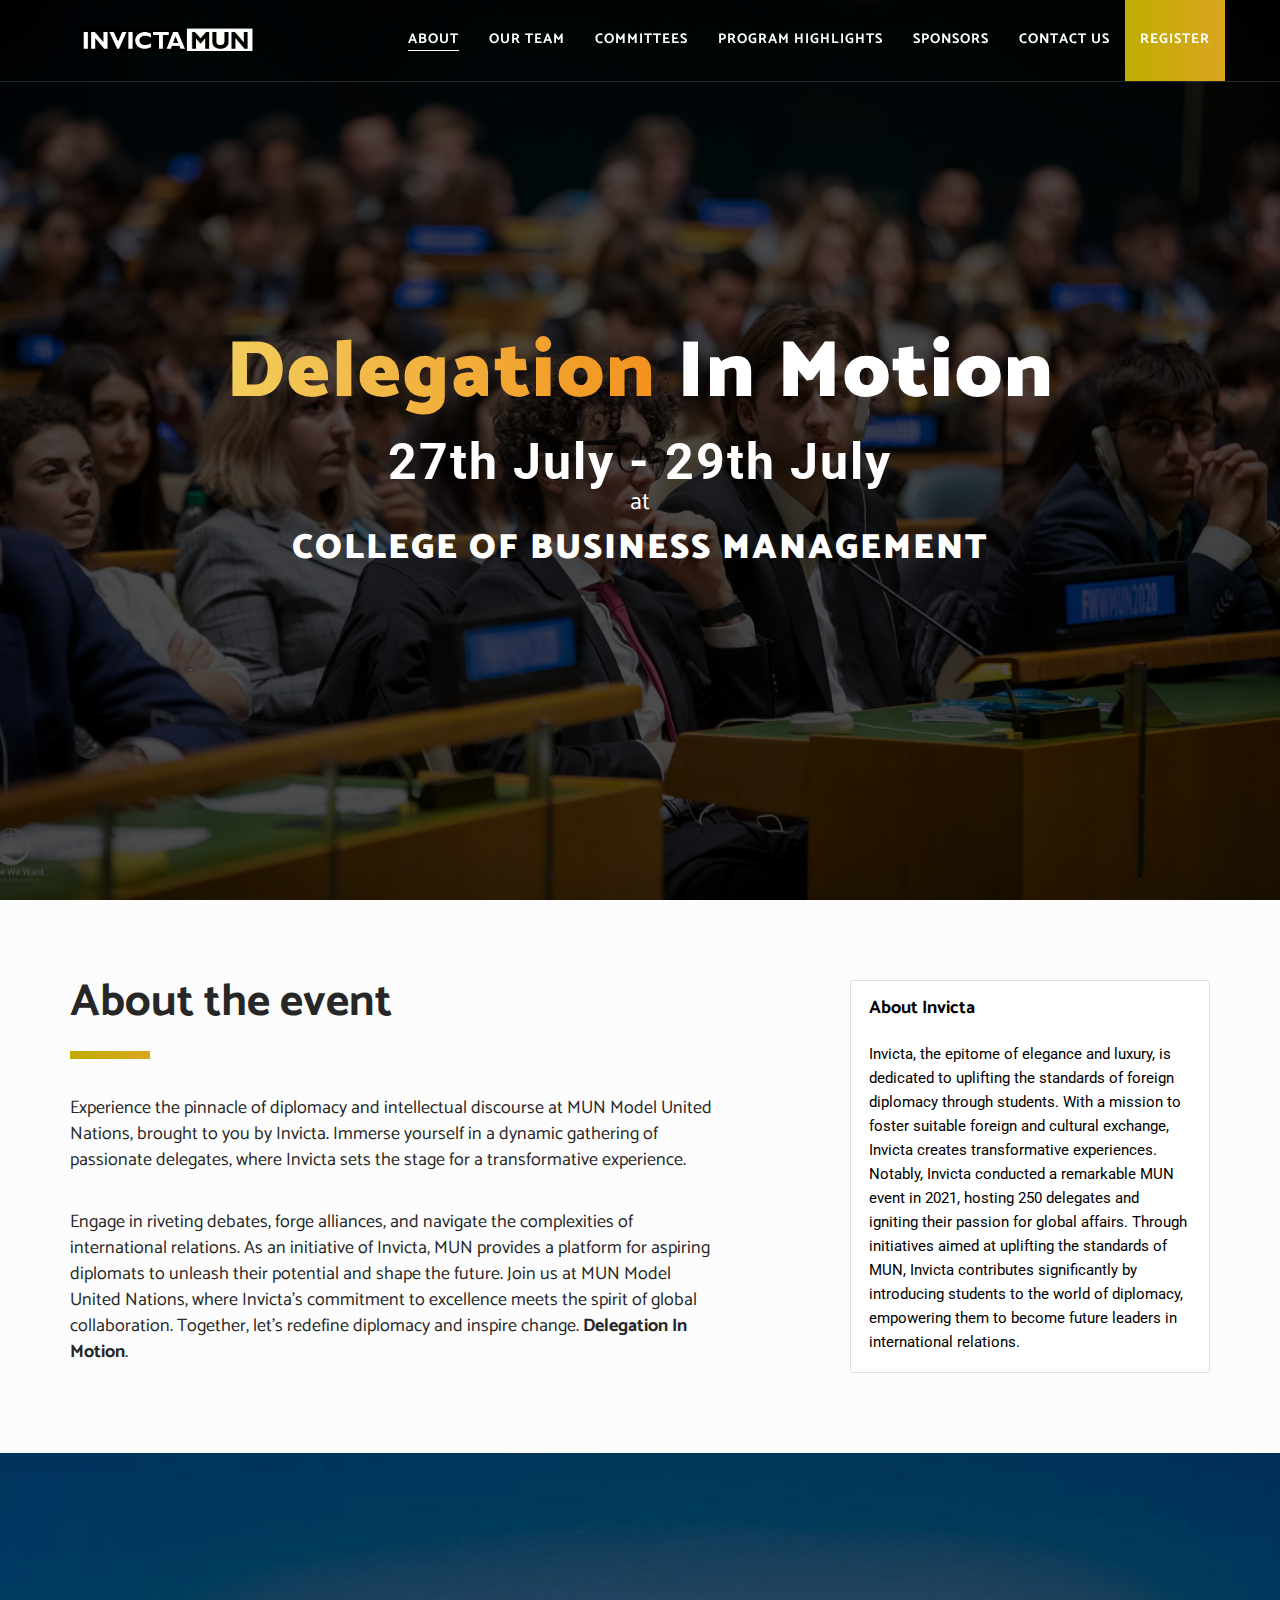
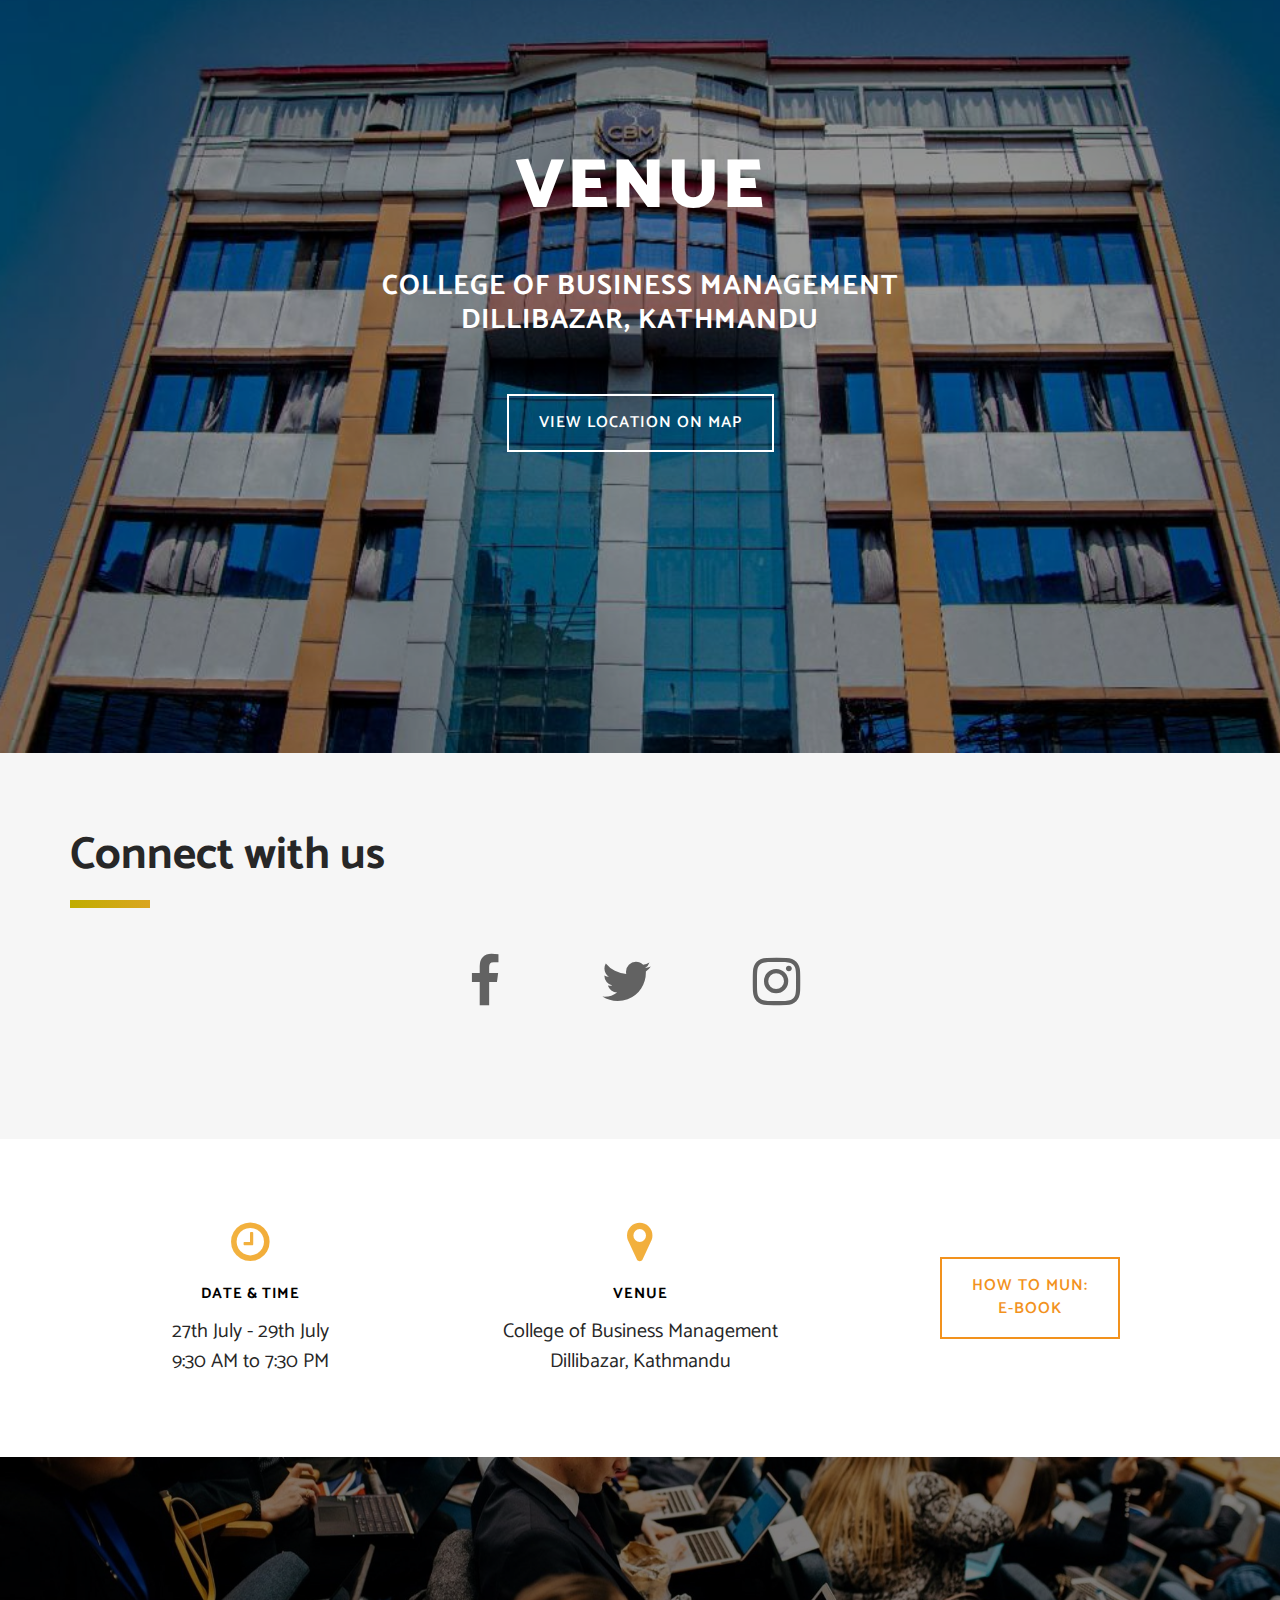
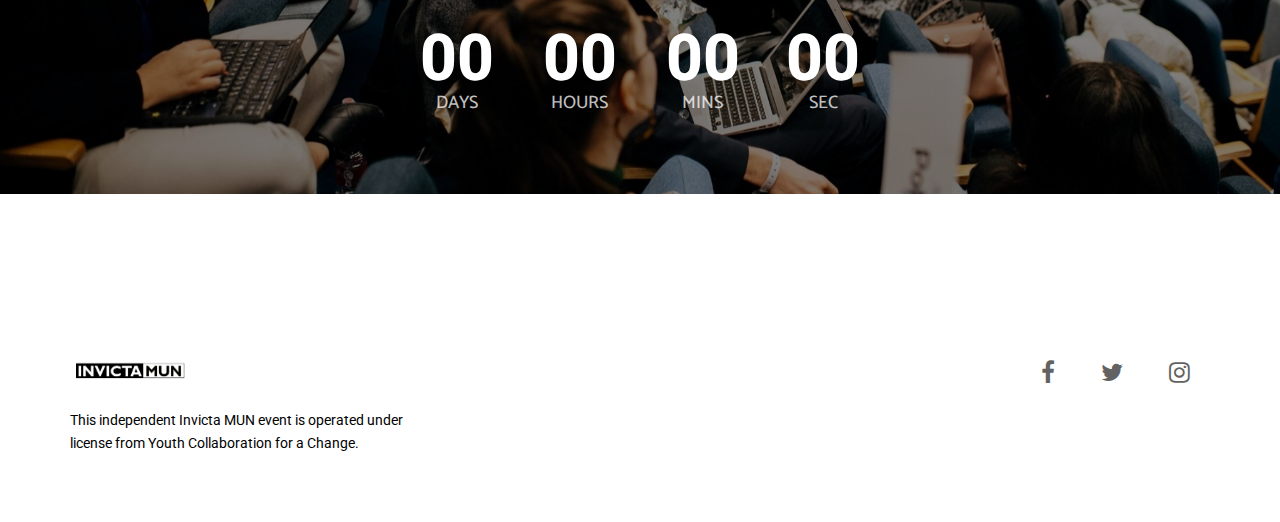
<file: index.html>
<!DOCTYPE html>
<!--[if lt IE 7]>      <html class="no-js lt-ie9 lt-ie8 lt-ie7" lang="en"> <![endif]-->
<!--[if IE 7]>         <html class="no-js lt-ie9 lt-ie8" lang="en"> <![endif]-->
<!--[if IE 8]>         <html class="no-js lt-ie9" lang="en"> <![endif]-->
<!--[if gt IE 8]><!-->
<html class="no-js" lang="en">
<!--<![endif]-->

<head>
  <meta charset="utf-8">
  <meta name="viewport" content="width=device-width, initial-scale=1.0, maximum-scale=1">
  <meta http-equiv="X-UA-Compatible" content="IE=edge">

  <!-- Title, icon, description and keywords -->
  <title>INVICTA MUN</title>
  <link rel="shortcut icon" href="res/images/logohead.ico">
  <meta name="description" content="MUNxInvicta: Unleash diplomacy's power. 27th July - 29th July 2023, College of Business Management, Dillibazar, Kathmandu.">
  <meta name="keywords" content="Invicta, MUN, Dillibazar, Kathmandu, event, talks">

  <!-- Social media tags -->
  <!-- Open Graph -->
  <meta property="og:title" content="INVICTA MUN">
  <meta property="og:description" content="Diplomacy Redefined. 27th July - 29th July 2023, at College of Business Management, Dillibazar, Kathmandu.">
  <meta property="og:image" content="https://invictamun.com/res/images/logos/light-social.png">
  <meta property="og:url" content="https://invictamun.com/">
  <!-- Twitter -->
  <meta name="twitter:card" content="summary_large_image">
  <meta name="twitter:site" content="@invicta_mun">
  <!-- Google+ -->
  <meta itemprop="name" content="INVICTA MUN">
  <meta itemprop="description" content="MUNxInvicta: Unleash diplomacy's power. 27th July - 29th July 2023, College of Business Management, Dillibazar, Kathmandu.">
  <meta itemprop="image" content="https://invictamun.com/res/images/logos/light-social.png">

  <!-- Browser themes -->
  <meta name="theme-color" content="#000">

  <!-- Bootstrap -->
  <link rel="stylesheet" href="res/css/bootstrap.min.css">

  <!-- Font Icons -->
  <link rel="stylesheet" href="res/css/font-awesome.min.css">

  <!-- Plugins -->
  <link rel="stylesheet" href="res/css/flickity.min.css">
  <link rel="stylesheet" href="res/css/magnific-popup.css">

  <!-- Main styles -->
  <link rel="stylesheet" href="res/css/main.css">
  <link rel="stylesheet" href="res/css/style.css">

  <!-- Color skin -->
  <link rel="stylesheet" href="res/css/color_red.css">

  <!-- Modernizr JS for IE8 support of HTML5 elements and media queries -->
  <!--[if lt IE 8]>
  <script src="res/js/modernizr.min.js"></script>
  <![endif]-->
</head>

<body id="page-top">
  <!-- Navigation Start -->
  <nav id="navigation" class="navbar navbar-transparent navbar-fixed-top">
    <div class="container">
      <div class="row">
        <div class="navbar-header col-lg-3">
          <button type="button" class="navbar-toggle collapsed" data-toggle="collapse" data-target="#navbar">
            <span class="sr-only">Toggle navigation</span>
            <span class="icon-bar"></span>
            <span class="icon-bar"></span>
            <span class="icon-bar"></span>
          </button>

          <a class="navbar-brand font-family-alt letter-spacing-1 text-extra-large text-uppercase" href="#page-top">
            <img class="logo-navbar-dark" src="res/images/logos/dark.png" alt="INVICTA MUN"/>
            <img class="logo-navbar-white" src="res/images/logos/light.png" alt="INVICTA MUN"/>
          </a>
        </div>
        <!-- //.navbar-header -->

        <div id="navbar" class="navbar-collapse collapse col-lg-9 pull-right">
          <ul class="nav navbar-nav font-family-alt letter-spacing-1 text-uppercase font-weight-700">
            <li><a href="#page-top" class="page-scroll">About</a></li>
            <li><a href="our-team/index.html" class="line-height-unset">Our Team</a></li>
            <li><a href="committees/index.html" class="line-height-unset">Committees</a></li>
            <li><a href="highlights/index.html" class="line-height-unset">Program Highlights</a></li>
            <li><a href="sponsors/index.html" class="line-height-unset">Sponsors</a></li>
            <li><a href="contact/index.html" class="line-height-unset">Contact Us</a></li>
            <li class="bg-base-color">
              <a href="register/index.html" class="line-height-unset width-100">
                Register
              </a>
            </li>
          </ul>
        </div>
        <!-- //.navbar-collapse -->
      </div>
      <!-- //.row -->
    </div>
    <!-- //.container -->
  </nav>
  <!-- //Navigation End -->



  <!-- Section - Home Start -->
  <section id="home-bg-slideshow" class="bg-gray-dark-2 height-100 no-padding overflow-hidden width-100">
    <!-- BG Slideshow -->
    <div class="bg-slideshow-wrapper flexslider height-100 no-border no-border-radius no-margin width-100">
      <div class="slides height-100 width-100">
        <div class="bg-cover bg-overlay-black-7 display-block height-100 width-100">
          <div class="display-table height-100 position-absolute position-top position-left width-100">
            <div class="display-table-cell vertical-align-middle">
              <div class="container">
                <div class="row">
                  <div class="col-md-10 col-md-offset-1 text-center">
                    <h2 class="font-family-alt font-weight-900 letter-spacing-2 text-white xs-title-extra-large sm-title-extra-large-3 title-extra-large-5">
                      <span class="text-base-color">Delegation</span> In Motion
                    </h2>
                    <br>
                    <h3 class="font-weight-700 letter-spacing-2 text-white xs-title-large sm-title-extra-large title-extra-large-3">
                      27th July - 29th July 
                    </h3>
                    <p class="font-family-alt text-white sm-title-small title-medium">
                      at
                    </p>
                    <h4 class="font-family-alt font-weight-900 letter-spacing-2 text-uppercase text-white xs-title-small sm-title-medium title-extra-large">
                      College of Business Management
                    </h4>
                    <!-- <br>
                    <a href="/register/" class="btn btn-base-color sm-btn-medium btn-large">
                      Register Now
                    </a> -->
                  </div>
                  <!-- //.col-md-10 -->
                </div>
                <!-- //.row -->
              </div>
              <!-- //.container -->
            </div>
            <!-- //.display-table-cell -->
          </div>
          <!-- //.display-table -->
        </div>
        <!-- //.bg-cover -->

        <div class="bg-cover bg-overlay-black-7 display-block height-100 width-100">
          <div class="display-table height-100 position-absolute position-top position-left width-100">
            <div class="display-table-cell vertical-align-middle">
              <div class="container">
                <div class="row">
                  <div class="col-md-10 col-md-offset-1 text-center">
                    <h2 class="font-family-alt font-weight-900 letter-spacing-2 text-white xs-title-extra-large sm-title-extra-large-3 title-extra-large-5">
                      <span class="text-base-color">Delegation</span> In Motion
                    </h2>
                    <br>
                    <h3 class="font-weight-700 letter-spacing-2 text-white xs-title-large sm-title-extra-large title-extra-large-3">
                      27th July - 29th July 
                    </h3>
                    <p class="font-family-alt text-white sm-title-small title-medium">
                      at
                    </p>
                    <h4 class="font-family-alt font-weight-900 letter-spacing-2 text-uppercase text-white xs-title-small sm-title-medium title-extra-large">
                      College of Business Management
                    </h4>
                    <!-- <br>
                    <a href="/register/" class="btn btn-base-color sm-btn-medium btn-large">
                      Register Now
                    </a> -->
                  </div>
                  <!-- //.col-md-10 -->
                </div>
                <!-- //.row -->
              </div>
              <!-- //.container -->
            </div>
            <!-- //.display-table-cell -->
          </div>
          <!-- //.display-table -->
        </div>
        <!-- //.bg-cover -->

        <div class="bg-cover bg-overlay-black-7 display-block height-100 width-100">
          <div class="display-table height-100 position-absolute position-top position-left width-100">
            <div class="display-table-cell vertical-align-middle">
              <div class="container">
                <div class="row">
                  <div class="col-md-10 col-md-offset-1 text-center">
                    <h2 class="font-family-alt font-weight-900 letter-spacing-2 text-white xs-title-extra-large sm-title-extra-large-3 title-extra-large-5">
                      <span class="text-base-color">Delegation</span> In Motion
                    </h2>
                    <br>
                    <h3 class="font-weight-700 letter-spacing-2 text-white xs-title-large sm-title-extra-large title-extra-large-3">
                      27th July - 29th July 
                    </h3>
                    <p class="font-family-alt text-white sm-title-small title-medium">
                      at
                    </p>
                    <h4 class="font-family-alt font-weight-900 letter-spacing-2 text-uppercase text-white xs-title-small sm-title-medium title-extra-large">
                      College of Business Management
                    </h4>
                    <!-- <br>
                    <a href="/register/" class="btn btn-base-color sm-btn-medium btn-large">
                      Register Now
                    </a> -->
                  </div>
                  <!-- //.col-md-10 -->
                </div>
                <!-- //.row -->
              </div>
              <!-- //.container -->
            </div>
            <!-- //.display-table-cell -->
          </div>
          <!-- //.display-table -->
        </div>
        <!-- //.bg-cover -->
      </div>
      <!-- //.slides -->
    </div>
    <!-- //.bg-slideshow-wrapper -->
  </section>
  <!-- //Section - Home End -->



  <!-- Section - About Start -->
  <section id="about" class="bg-white-3 pull-up">
    <div class="container">
      <div class="row">
        <div class="col-sm-6 col-md-7">
          <h2 class="font-family-alt font-weight-700 sm-title-large title-extra-large-2 text-gray-dark-2">
            About the event
          </h2>
          <span class="bg-base-color margin-4 no-margin-bottom no-margin-rl separator-line-extra-thick-long"></span>
          <div class="row">
            <div class="col-md-12">
              <p class="font-family-alt margin-5-5 no-margin-bottom no-margin-rl sm-text-large text-extra-large text-gray-dark-2">
                Experience the pinnacle of diplomacy and intellectual discourse at MUN Model United Nations, brought to you by Invicta. Immerse yourself in a dynamic gathering of passionate delegates, where Invicta sets the stage for a transformative experience.
              </p>

              <p class="font-family-alt margin-5-5 no-margin-bottom no-margin-rl sm-text-large text-extra-large text-gray-dark-2">
                Engage in riveting debates, forge alliances, and navigate the complexities of international relations. As an initiative of Invicta, MUN provides a platform for aspiring diplomats to unleash their potential and shape the future. Join us at MUN Model United Nations, where Invicta's commitment to excellence meets the spirit of global collaboration. Together, let's redefine diplomacy and inspire change. <b>Delegation In Motion</b>.
              </p>
            </div>
            <!-- //.col-sm-6 -->
          </div>
          <!-- //.row -->
        </div>
        <!-- //.col-sm-6 -->

        <div class="col-sm-6 col-md-4 col-md-offset-1 xs-margin-8 xs-no-margin-rl xs-no-margin-bottom">
          <div class="testimonial">
            <div class="bg-white border border-gray-light border-round padding-5 width-100">
              <h4 class="font-weight-700 font-family-alt">
                About Invicta
              </h4>
              <br>
              <p class="no-margin text-gray-dark- text-large">
                Invicta, the epitome of elegance and luxury, is dedicated to uplifting the standards of foreign diplomacy through students. With a mission to foster suitable foreign and cultural exchange, Invicta creates transformative experiences. Notably, Invicta conducted a remarkable MUN event in 2021, hosting 250 delegates and igniting their passion for global affairs. Through initiatives aimed at uplifting the standards of MUN, Invicta contributes significantly by introducing students to the world of diplomacy, empowering them to become future leaders in international relations.
              </p>
            </div>
            <!-- //.bg-white -->
          </div>
          <!-- //.testimonial -->
        </div>
        <!-- //.col-sm-6 -->
      </div>
    </div>
    <!-- //.container -->
  </section>
  <!-- //Section - About End -->



  <!-- Section - Venue Start -->
  <section id="venue" class="bg-cover bg-overlay-black-4 display-table height-100 no-padding width-100">
    <div class="display-table-cell vertical-align-middle">
      <div class="container">
        <div class="row">
          <div class="col-md-8 col-md-offset-2 text-center">
            <h3 class="display-block font-family-alt font-weight-900 letter-spacing-2 text-uppercase text-white xs-title-extra-large-4 title-extra-large-4">
              Venue
            </h3>
            <br>
            <p class="font-family-alt letter-spacing-1 margin-3 no-margin-bottom no-margin-rl text-white xs-title-small title-large text-uppercase font-weight-700">
              College of Business Management<br>
              Dillibazar, Kathmandu
            </p>
            <br>
            <a href="https://goo.gl/maps/MKmv2iUYMsuzAYXJ9" target="_blank"
                class="btn btn-outline-white sm-btn-medium btn-large margin-4-5 no-margin-bottom no-margin-rl">
              View location on map
            </a>
          </div>
          <!-- //.col-md-8 -->
        </div>
        <!-- //.row -->
      </div>
      <!-- //.container -->
    </div>
    <!-- //.display-table-cell -->
  </section>
  <!-- //Section - Venue End -->



  <!-- Section - Social start -->
  <section id="social" class="bg-gray-light-2 pull-up">
    <div class="container">
      <div class="row">
        <div class="col-md-6">
          <h2 class="font-family-alt font-weight-700 sm-title-large title-extra-large-2 text-gray-dark-2">
            Connect with us
          </h2>
          <span class="bg-base-color margin-4 no-margin-bottom no-margin-rl separator-line-extra-thick-long"></span>
        </div>
      </div>
      <!-- //.row -->
      <br><br>
      <div class="row">
        
        <div class="col-sm-8">
          <div class="footer-social text-right">
            <ul class="list-inline list-unstyled no-margin xs-text-center xs-title-small title-medium">
              <li style="margin-right: 55px;"><a href="https://www.facebook.com/invictamun" target="_blank" style="font-size: 55px;"><i class="fa fa-facebook"></i></a></li>
              <li style="margin-right: 55px;"><a href="https://twitter.com/invicta_mun" target="_blank" style="font-size: 55px;"><i class="fa fa-twitter"></i></a></li>
              <li><a href="https://www.instagram.com/_invicta.mun/" target="_blank" style="font-size: 55px;"><i class="fa fa-instagram"></i></a></li>
            </ul>
          </div>
          <!-- //.footer-social -->
        </div>
        
        
      </a>
      </div>
      <!-- //.row -->
    </div>
    <!-- //.container -->
  </section>
  <!-- //Section - Social end -->



  <!-- Section - Event banner start -->
  <section id="event-banner" class="bg-white pull-up">
    <div class="container">
      <div class="row">
        <div class="col-sm-4 text-center">
          <i class="fa fa-clock-o display-block text-base-color title-extra-large-2"></i>
          <span class="display-block font-family-alt font-weight-700 letter-spacing-1 margin-5 no-margin-bottom no-margin-rl text-large text-uppercase">
            Date &amp; Time
          </span>
          <p class="margin-3 font-family-alt no-margin-bottom no-margin-rl title-small text-gray-dark-2">
            27th July - 29th July <br>
            9:30 AM to 7:30 PM
          </p>
        </div>
        <!-- //.col-sm-4 -->

        <div class="col-sm-4 xs-margin-8 xs-no-margin-bottom xs-no-margin-rl text-center">
          <i class="fa fa-map-marker display-block text-base-color title-extra-large-2"></i>
          <span class="display-block font-family-alt font-weight-700 letter-spacing-1 margin-5 no-margin-bottom no-margin-rl text-large text-uppercase">
            Venue
          </span>
          <p class="margin-3 font-family-alt no-margin-bottom no-margin-rl title-small text-gray-dark-2">
            College of Business Management<br>
            Dillibazar, Kathmandu
          </p>
        </div>
        <!-- //.col-sm-4 -->

        <div id="banner-registration" class="col-sm-4 xs-margin-8 xs-no-margin-bottom xs-no-margin-rl text-center">
          <a href="res/insider_guide.pdf" target="_blank" class="btn btn-outline-base-color sm-btn-medium btn-large no-margin-rl">
            <span>How to MUN:<br>E-book</span>
          </a>
        </div>
        <!-- //.col-sm-4 -->
      </div>
      <!-- //.row -->
    </div>
  </section>
  <!-- //Section - Event banner end -->



  <!-- Section - Parallax banner start -->
  <section id="home-bg-parallax" class="height-50 no-padding overflow-hidden width-100">
    <!-- BG Parallax -->
    <div class="bg-parallax bg-overlay-black-5 width-100"></div>

    <div class="display-table height-100 position-absolute position-top position-left width-100">
      <div class="display-table-cell vertical-align-middle">
        <div class="container">
          <div class="row">
            <div class="countdown-timer">
              <div class="days">
                <span class="value">00</span>
                <span class="label">DAYS</span>
              </div>
              <div class="hours">
                <span class="value">00</span>
                <span class="label">HOURS</span>
              </div>
              <div class="minutes">
                <span class="value">00</span>
                <span class="label">MINS</span>
              </div>
              <div class="seconds">
                <span class="value">00</span>
                <span class="label">SEC</span>
              </div>
            </div>
          </div>
          <!-- //.row -->
        </div>
        <!-- //.container -->
      </div>
      <!-- //.display-table-cell -->
    </div>
    <!-- //.display-table -->
  </section>
  <!-- //Section - Parallax banner end -->



  <!-- Footer Start -->
  <footer class="footer bg-white">
    <div class="container">
      <div class="row">
        <div class="col-sm-4">
          <div class="footer-logo xs-text-center">
            <img src="res/images/logos/light.png" alt="INVICTA MUN">
          </div>
          <!-- //.footer-logo -->
          <p class="disclaimer xs-text-center">
            This independent Invicta MUN event is operated under license from Youth Collaboration for a Change.
          </p>
          <!-- //.disclaimer -->
        </div>
        <!-- //.col-sm-4 -->

        <div class="col-sm-8">
          <div class="footer-social text-right">
            <ul class="list-inline list-unstyled no-margin xs-text-center xs-title-small title-medium">
              <li><a href="https://www.facebook.com/invictamun" target="_blank"><i class="fa fa-facebook"></i></a></li>
              <li><a href="https://twitter.com/invicta_mun" target="_blank"><i class="fa fa-twitter"></i></a></li>
              <li><a href="https://www.instagram.com/_invicta.mun/" target="_blank"><i class="fa fa-instagram"></i></a></li>
            </ul>
          </div>
          <!-- //.footer-social -->
        </div>
        <!-- //.col-sm-8 -->
      </div>
      <!-- //.row -->
    </div>
    <!-- //.container -->
  </footer>
  <!-- //Footer End -->


  <!-- Scroll to top -->
  <a href="#page-top" class="page-scroll scroll-to-top"><i class="fa fa-angle-up"></i></a>


  <!-- jQuery -->
  <script src="res/js/jquery.min.js"></script>

  <!-- Bootstrap -->
  <script src="res/js/bootstrap.min.js"></script>

  <!-- Plugins -->
  <script src="res/js/pace.min.js"></script>
  <script src="res/js/debouncer.min.js"></script>
  <script src="res/js/jquery.easing.min.js"></script>
  <script src="res/js/jquery.inview.min.js"></script>
  <script src="res/js/jquery.matchHeight.js"></script>
  <script src="res/js/isotope.pkgd.min.js"></script>
  <script src="res/js/imagesloaded.pkgd.min.js"></script>
  <script src="res/js/flickity.pkgd.min.js"></script>
  <script src="res/js/jquery.magnific-popup.min.js"></script>
  <script src="res/js/jquery.validate.min.js"></script>

  <!-- BG slideshow -->
  <script src="res/js/jquery.flexslider.min.js"></script>

  <!-- BG Parallax JS -->
  <script src="res/js/TweenMax.min.js"></script>
  <script src="res/js/ScrollMagic.min.js"></script>
  <script src="res/js/animation.gsap.min.js"></script>

  <!-- Theme -->
  <script src="res/js/main.js"></script>

  <!-- Countdown -->
  <script src="res/js/jquery.countdown.min.js"></script>
  <script src="res/js/countdown.js"></script>

</body>

</html>
</file>
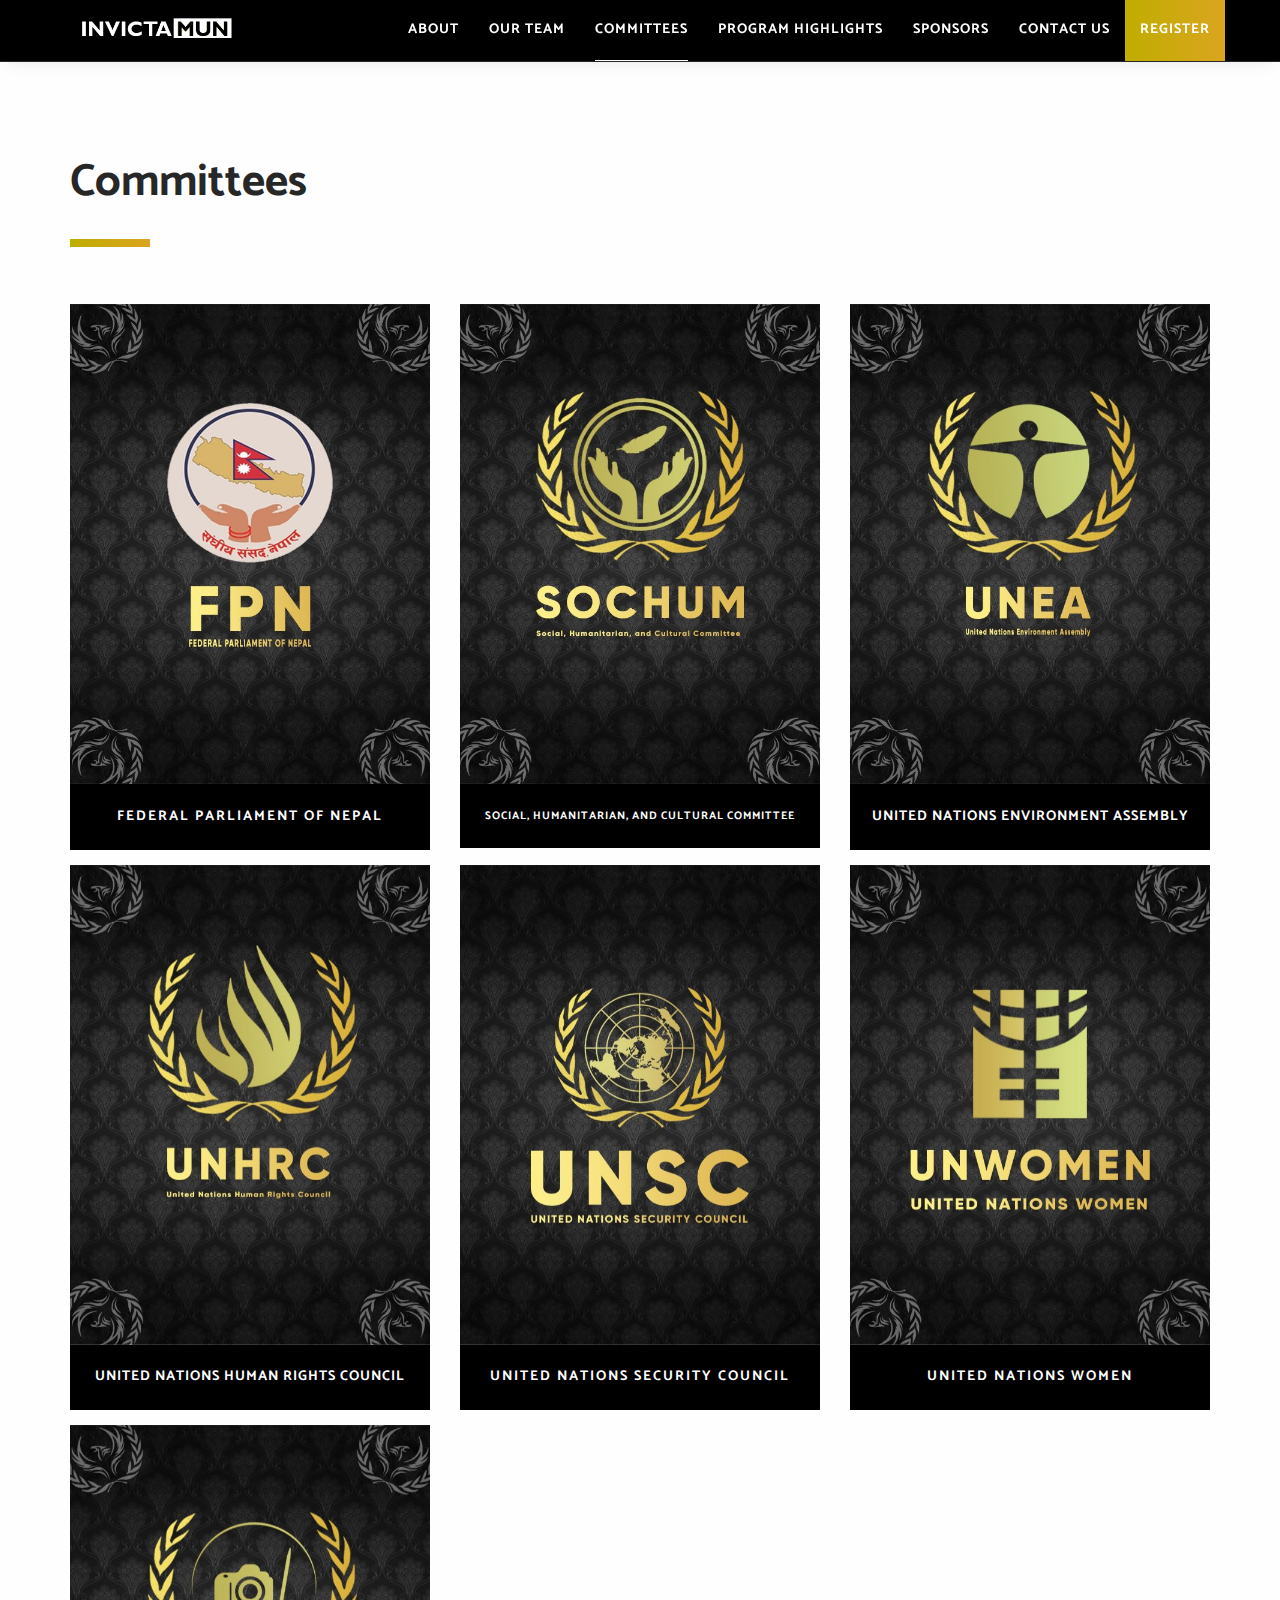
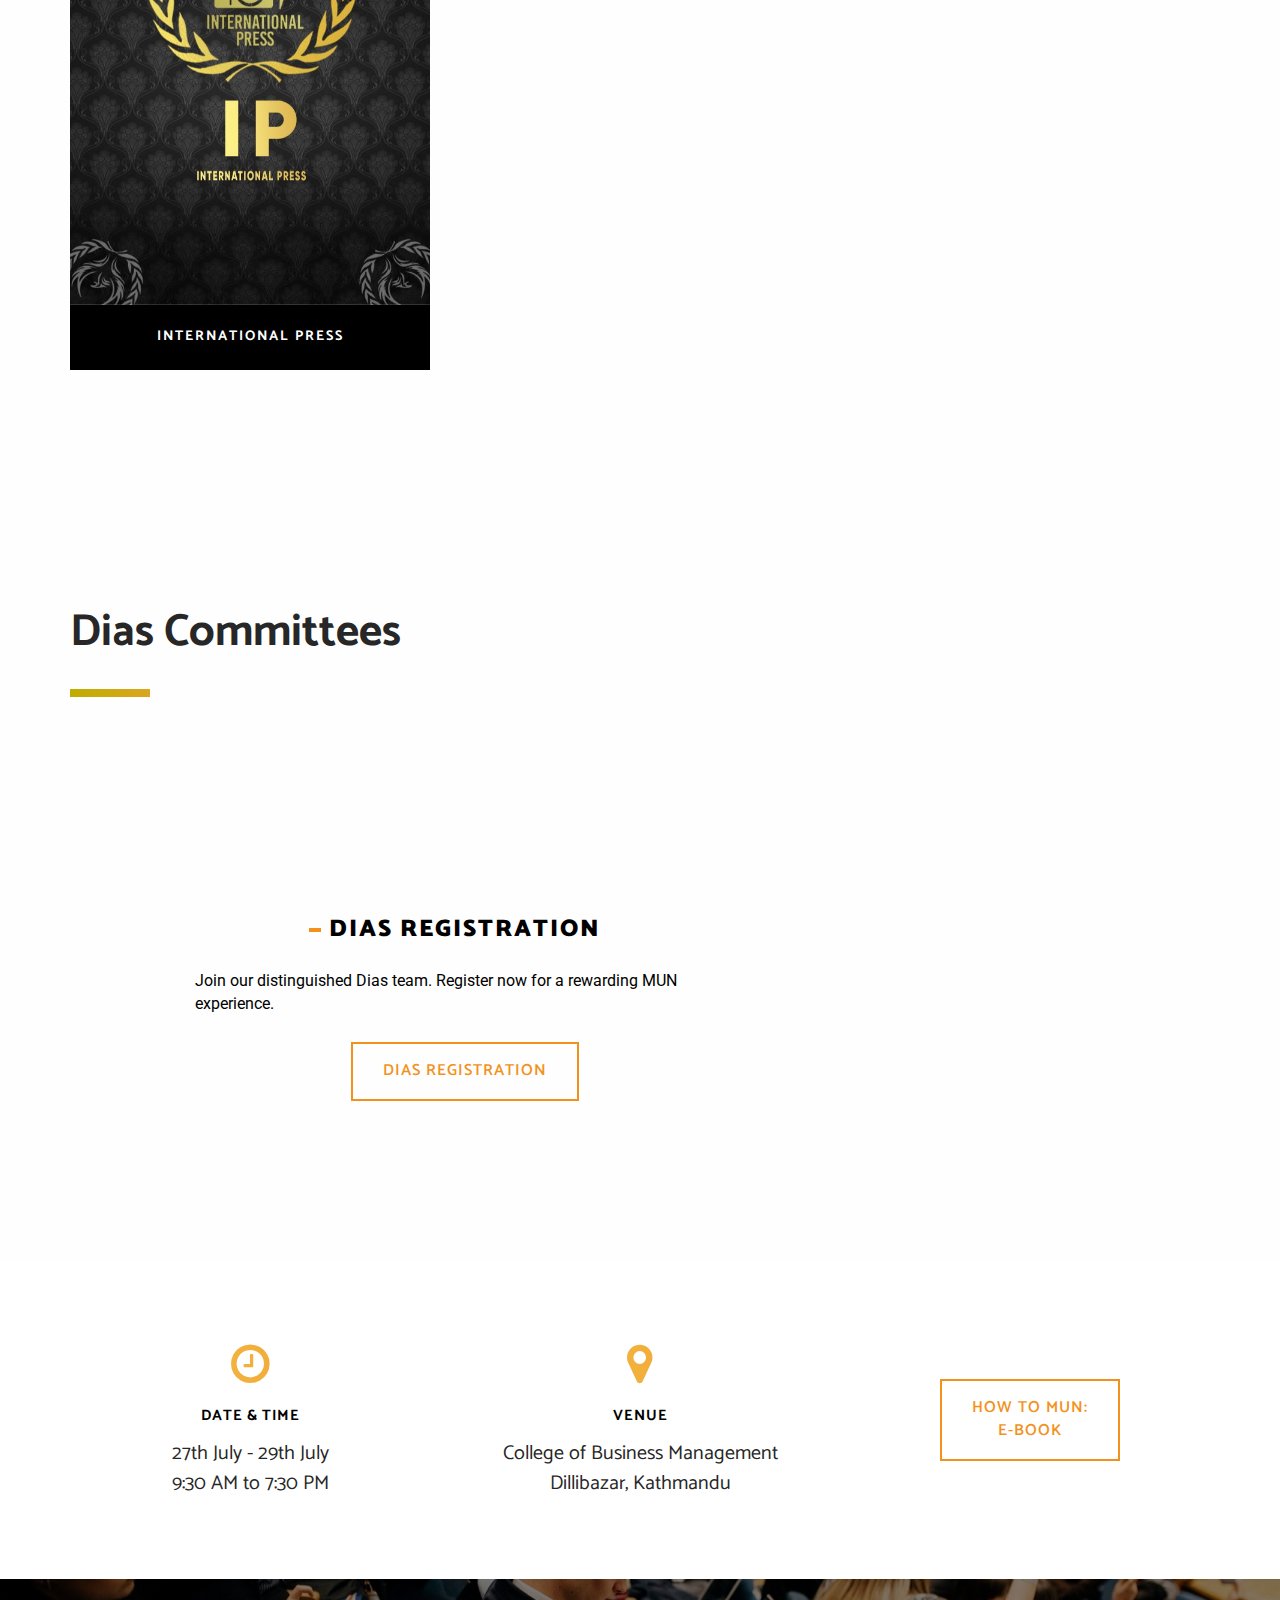
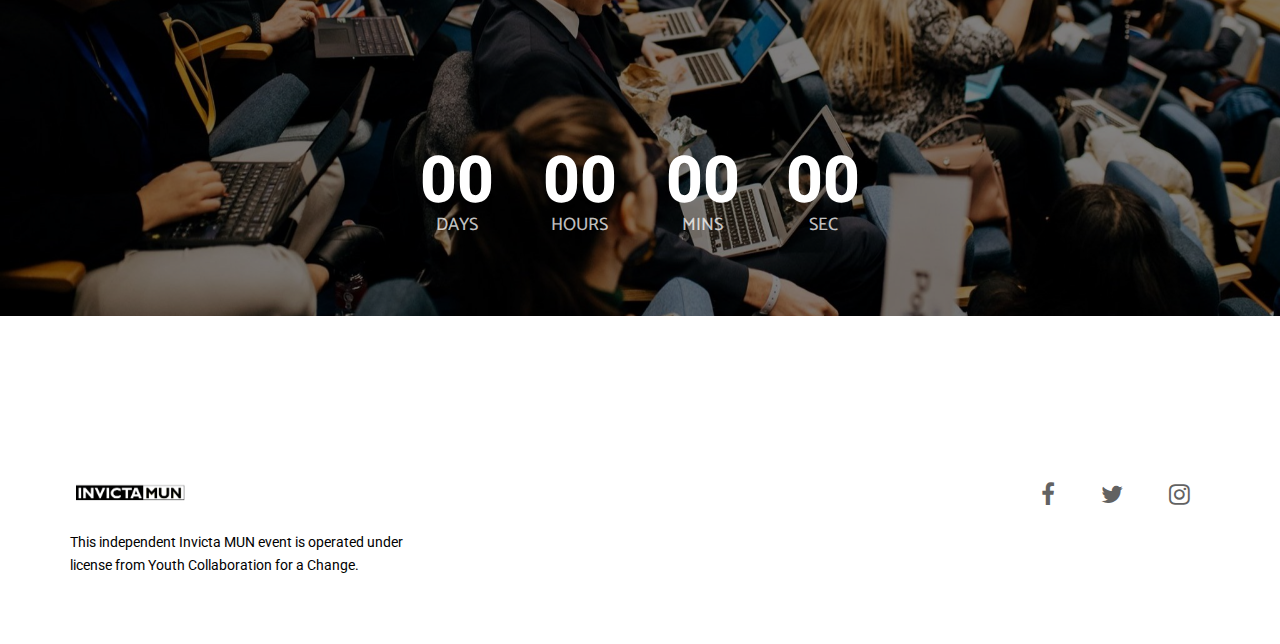
<file: committees/index.html>
<!DOCTYPE html>
<!--[if lt IE 7]>      <html class="no-js lt-ie9 lt-ie8 lt-ie7" lang="en"> <![endif]-->
<!--[if IE 7]>         <html class="no-js lt-ie9 lt-ie8" lang="en"> <![endif]-->
<!--[if IE 8]>         <html class="no-js lt-ie9" lang="en"> <![endif]-->
<!--[if gt IE 8]><!-->
<html class="no-js" lang="en">
<!--<![endif]-->

<head>
  <meta charset="utf-8">
  <meta name="viewport" content="width=device-width, initial-scale=1.0, maximum-scale=1">
  <meta http-equiv="X-UA-Compatible" content="IE=edge">

  <!-- Title, icon, description and keywords -->
  <title>Committees</title>
  <link rel="shortcut icon" href="../res/images/logohead.ico">
  <meta name="description" content="MUNxInvicta: Unleash diplomacy's power. 27th July - 29th July 2023, College of Business Management, Dillibazar, Kathmandu.">
  <meta name="keywords" content="Invicta, MUN, Dillibazar, Kathmandu, event, talks">

  <!-- Social media tags -->
  <!-- Open Graph -->
  <meta property="og:title" content="INVICTA MUN">
  <meta property="og:description" content="Diplomacy Redefined. 27th July - 29th July 2023, at College of Business Management, Dillibazar, Kathmandu.">
  <meta property="og:image" content="https://invictamun.com/res/images/logos/light-social.png">
  <meta property="og:url" content="https://invictamun.com/">
  <!-- Twitter -->
  <meta name="twitter:card" content="summary_large_image">
  <meta name="twitter:site" content="@invicta_mun">
  <!-- Google+ -->
  <meta itemprop="name" content="INVICTA MUN">
  <meta itemprop="description" content="MUNxInvicta: Unleash diplomacy's power. 27th July - 29th July 2023, College of Business Management, Dillibazar, Kathmandu.">
  <meta itemprop="image" content="https://invictamun.com/res/images/logos/light-social.png">

  <!-- Browser themes -->
  <meta name="theme-color" content="#000">

  <!-- Bootstrap -->
  <link rel="stylesheet" href="../res/css/bootstrap.min.css">

  <!-- Font Icons -->
  <link rel="stylesheet" href="../res/css/font-awesome.min.css">

  <!-- Plugins -->
  <link rel="stylesheet" href="../res/css/flickity.min.css">
  <link rel="stylesheet" href="../res/css/magnific-popup.css">

  <!-- Main styles -->
  <link rel="stylesheet" href="../res/css/main.css">
  <link rel="stylesheet" href="../res/css/style.css">

  <!-- Color skin -->
  <link rel="stylesheet" href="../res/css/color_red.css">

  <!-- Modernizr JS for IE8 support of HTML5 elements and media queries -->
  <!--[if lt IE 8]>
  <script src="../res/js/modernizr.min.js"></script>
  <![endif]-->
</head>

<body id="page-top">
  <!-- Navigation Start -->
  <nav id="navigation" class="navbar shrink navbar-fixed-top">
    <div class="container">
      <div class="row">
        <div class="navbar-header col-lg-3">
          <button type="button" class="navbar-toggle collapsed" data-toggle="collapse" data-target="#navbar">
            <span class="sr-only">Toggle navigation</span>
            <span class="icon-bar"></span>
            <span class="icon-bar"></span>
            <span class="icon-bar"></span>
          </button>

          <a class="navbar-brand font-family-alt letter-spacing-1 text-extra-large text-uppercase" href="../index.html">
            <img class="logo-navbar-dark" src="../res/images/logos/dark.png" alt="INVICTA MUN"/>
            <img class="logo-navbar-white" src="../res/images/logos/light.png" alt="INVICTA MUN"/>
          </a>
        </div>
        <!-- //.navbar-header -->

        <div id="navbar" class="navbar-collapse collapse col-lg-9 pull-right">
          <ul class="nav navbar-nav font-family-alt letter-spacing-1 text-uppercase font-weight-700">
            <li><a href="../index.html" class="page-scroll">About</a></li>
            <li><a href="../our-team/index.html" class="line-height-unset">Our Team</a></li>
            <li><a href="#page-top" class="line-height-unset">Committees</a></li>
            <li><a href="../highlights/index.html" class="line-height-unset">Program Highlights</a></li>
            <li><a href="../sponsors/index.html" class="line-height-unset">Sponsors</a></li>
            <li><a href="../contact/index.html" class="line-height-unset">Contact Us</a></li>
            <li class="bg-base-color">
              <a href="../register/index.html" class="line-height-unset width-100">
                Register
              </a>
            </li>
          </ul>
        </div>
        <!-- //.navbar-collapse -->
      </div>
      <!-- //.row -->
    </div>
    <!-- //.container -->
  </nav>
  <!-- //Navigation End -->



  <!-- Section - Speakers start -->
  <section id="speakers" class="bg-white-2">
    <div class="container">
      <div class="row no-padding-rl">
        <div class="col-md-12">
          <h2 class="font-family-alt font-weight-700 sm-title-large title-extra-large-2 text-gray-dark-2">
            Committees
          </h2>
          <span class="bg-base-color xs-margin-6 xs-no-margin-rl margin-3 no-margin-rl separator-line-extra-thick-long"></span>
          <br>
        </div>
        <!-- //.col-md-10 -->
      </div>
      <!-- //.row -->

      <div class="row">
        <!-- Speaker Box Start -->
        <div class="features-box speaker-box col-sm-6 col-md-4">
          <div class="overflow-hidden position-relative width-100">
            <div class="img-wrapper">
              <img src="../res/images/speakers/fpn.jpeg" alt=""/>
            </div>
            <!-- //.img-wrapper -->

            <div class="bg-black no-padding-rl padding-6 position-relative text-center">
              <span class="display-block font-family-alt font-weight-700 letter-spacing-2 text-white text-medium text-uppercase">
                Federal Parliament of Nepal
              </span>
            </div>
            <!-- //.bg-black -->

            <div class="ease height-100 padding-2 position-absolute position-top position-left show-on-hover width-100">
              <div class="bg-hover-base-color height-100 width-100">
                <div class="display-table height-100 width-100">
                  <div class="display-table-cell no-padding-tb padding-11 vertical-align-middle text-uppercase text-white">
                    <span class="display-block font-family-alt letter-spacing-1 title-small">
                      FPN
                    </span>
                    <br>
                    <span class="display-block font-weight-700 letter-spacing-1 text-medium">
                      Federal Parliament of Nepal
                    </span>
                  </div>
                  <!-- //.display-table-cell -->
                </div>
                <!-- //.display-table -->
              </div>
              <!-- //.bg-base-color -->
            </div>
            <!-- //.ease -->
          </div>
          <!-- //.overflow-hidden -->
        </div>
        <!-- //Speaker Box End -->





        <!-- Speaker Box Start -->
        <div class="features-box speaker-box col-sm-6 col-md-4">
          <div class="overflow-hidden position-relative width-100">
            <div class="img-wrapper">
              <img src="../res/images/speakers/sochum.jpeg" alt=""/>
            </div>
            <!-- //.img-wrapper -->

            <div class="bg-black no-padding-rl padding-6 position-relative text-center">
              <span class="display-block font-family-alt font-weight-700 letter-spacing-1 text-white text-small text-uppercase">
                Social, Humanitarian, and Cultural Committee
              </span>
            </div>
            <!-- //.bg-black -->

            <div class="ease height-100 padding-2 position-absolute position-top position-left show-on-hover width-100">
              <div class="bg-hover-base-color height-100 width-100">
                <div class="display-table height-100 width-100">
                  <div class="display-table-cell no-padding-tb padding-11 vertical-align-middle text-uppercase text-white">
                    <span class="display-block font-family-alt letter-spacing-1 title-small">
                      SOCHUM
                    </span>
                    <br>
                    <span class="display-block font-weight-700 letter-spacing-1 text-medium">
                      Social, Humanitarian, and Cultural Committee
                    </span>
                  </div>
                  <!-- //.display-table-cell -->
                </div>
                <!-- //.display-table -->
              </div>
              <!-- //.bg-base-color -->
            </div>
            <!-- //.ease -->
          </div>
          <!-- //.overflow-hidden -->
        </div>
        <!-- //Speaker Box End -->



        <!-- Speaker Box Start -->
        <div class="features-box speaker-box col-sm-6 col-md-4">
          <div class="overflow-hidden position-relative width-100">
            <div class="img-wrapper">
              <img src="../res/images/speakers/unea.jpeg" alt=""/>
            </div>
            <!-- //.img-wrapper -->

            <div class="bg-black no-padding-rl padding-6 position-relative text-center">
              <span class="display-block font-family-alt font-weight-700 letter-spacing-1 text-white text-medium text-uppercase">
                United Nations Environment Assembly
              </span>
            </div>
            <!-- //.bg-black -->

            <div class="ease height-100 padding-2 position-absolute position-top position-left show-on-hover width-100">
              <div class="bg-hover-base-color height-100 width-100">
                <div class="display-table height-100 width-100">
                  <div class="display-table-cell no-padding-tb padding-11 vertical-align-middle text-uppercase text-white">
                    <span class="display-block font-family-alt letter-spacing-1 title-small">
                      UNEA
                    </span>
                    <br>
                    <span class="display-block font-weight-700 letter-spacing-1 text-medium">
                      United Nations Environment Assembly
                    </span>
                  </div>
                  <!-- //.display-table-cell -->
                </div>
                <!-- //.display-table -->
              </div>
              <!-- //.bg-base-color -->
            </div>
            <!-- //.ease -->
          </div>
          <!-- //.overflow-hidden -->
        </div>
        <!-- //Speaker Box End -->




        <!-- Speaker Box Start -->
        <div class="features-box speaker-box col-sm-6 col-md-4">
          <div class="overflow-hidden position-relative width-100">
            <div class="img-wrapper">
              <img src="../res/images/speakers/unhrc.jpeg" alt=""/>
            </div>
            <!-- //.img-wrapper -->

            <div class="bg-black no-padding-rl padding-6 position-relative text-center">
              <span class="display-block font-family-alt font-weight-700 letter-spacing-1 text-white text-medium text-uppercase">
                United Nations Human Rights Council
              </span>
            </div>
            <!-- //.bg-black -->

            <div class="ease height-100 padding-2 position-absolute position-top position-left show-on-hover width-100">
              <div class="bg-hover-base-color height-100 width-100">
                <div class="display-table height-100 width-100">
                  <div class="display-table-cell no-padding-tb padding-11 vertical-align-middle text-uppercase text-white">
                    <span class="display-block font-family-alt letter-spacing-1 title-small">
                      UNHRC
                    </span>
                    <br>
                    <span class="display-block font-weight-700 letter-spacing-1 text-medium">
                      United Nations Human Rights Council
                    </span>
                  </div>
                  <!-- //.display-table-cell -->
                </div>
                <!-- //.display-table -->
              </div>
              <!-- //.bg-base-color -->
            </div>
            <!-- //.ease -->
          </div>
          <!-- //.overflow-hidden -->
        </div>
        <!-- //Speaker Box End -->




        <!-- Speaker Box Start -->
        <div class="features-box speaker-box col-sm-6 col-md-4">
          <div class="overflow-hidden position-relative width-100">
            <div class="img-wrapper">
              <img src="../res/images/speakers/unsc.jpeg" alt=""/>
            </div>
            <!-- //.img-wrapper -->

            <div class="bg-black no-padding-rl padding-6 position-relative text-center">
              <span class="display-block font-family-alt font-weight-700 letter-spacing-2 text-white text-medium text-uppercase">
                United Nations Security Council
              </span>
            </div>
            <!-- //.bg-black -->

            <div class="ease height-100 padding-2 position-absolute position-top position-left show-on-hover width-100">
              <div class="bg-hover-base-color height-100 width-100">
                <div class="display-table height-100 width-100">
                  <div class="display-table-cell no-padding-tb padding-11 vertical-align-middle text-uppercase text-white">
                    <span class="display-block font-family-alt letter-spacing-1 title-small">
                      UNSC
                    </span>
                    <br>
                    <span class="display-block font-weight-700 letter-spacing-1 text-medium">
                      United Nations Security Council
                    </span>
                  </div>
                  <!-- //.display-table-cell -->
                </div>
                <!-- //.display-table -->
              </div>
              <!-- //.bg-base-color -->
            </div>
            <!-- //.ease -->
          </div>
          <!-- //.overflow-hidden -->
        </div>
        <!-- //Speaker Box End -->




        <!-- Speaker Box Start -->
        <div class="features-box speaker-box col-sm-6 col-md-4">
          <div class="overflow-hidden position-relative width-100">
            <div class="img-wrapper">
              <img src="../res/images/speakers/unwomen.jpeg" alt=""/>
            </div>
            <!-- //.img-wrapper -->

            <div class="bg-black no-padding-rl padding-6 position-relative text-center">
              <span class="display-block font-family-alt font-weight-700 letter-spacing-2 text-white text-medium text-uppercase">
                United Nations Women
              </span>
            </div>
            <!-- //.bg-black -->

            <div class="ease height-100 padding-2 position-absolute position-top position-left show-on-hover width-100">
              <div class="bg-hover-base-color height-100 width-100">
                <div class="display-table height-100 width-100">
                  <div class="display-table-cell no-padding-tb padding-11 vertical-align-middle text-uppercase text-white">
                    <span class="display-block font-family-alt letter-spacing-1 title-small">
                      UN Women
                    </span>
                    <br>
                    <span class="display-block font-weight-700 letter-spacing-1 text-medium">
                      United Nations Women
                    </span>
                  </div>
                  <!-- //.display-table-cell -->
                </div>
                <!-- //.display-table -->
              </div>
              <!-- //.bg-base-color -->
            </div>
            <!-- //.ease -->
          </div>
          <!-- //.overflow-hidden -->
        </div>
        <!-- //Speaker Box End -->



        <!-- Speaker Box Start -->
        <div class="features-box speaker-box col-sm-6 col-md-4">
          <div class="overflow-hidden position-relative width-100">
            <div class="img-wrapper">
              <img src="../res/images/speakers/ip.jpeg" alt=""/>
            </div>
            <!-- //.img-wrapper -->

            <div class="bg-black no-padding-rl padding-6 position-relative text-center">
              <span class="display-block font-family-alt font-weight-700 letter-spacing-2 text-white text-medium text-uppercase">
                International Press
              </span>
            </div>
            <!-- //.bg-black -->

            <div class="ease height-100 padding-2 position-absolute position-top position-left show-on-hover width-100">
              <div class="bg-hover-base-color height-100 width-100">
                <div class="display-table height-100 width-100">
                  <div class="display-table-cell no-padding-tb padding-11 vertical-align-middle text-uppercase text-white">
                    <span class="display-block font-family-alt letter-spacing-1 title-small">
                      IP
                    </span>
                    <br>
                    <span class="display-block font-weight-700 letter-spacing-1 text-medium">
                      International Press
                    </span>
                  </div>
                  <!-- //.display-table-cell -->
                </div>
                <!-- //.display-table -->
              </div>
              <!-- //.bg-base-color -->
            </div>
            <!-- //.ease -->
          </div>
          <!-- //.overflow-hidden -->
        </div>
        <!-- //Speaker Box End -->






      </div>
      <!-- //.row -->
    </div>
    <!-- //.container -->
  </section>
  <!-- //Section - Speakers End -->




  <!-- Section - Speakers start -->
  <section id="speakers" class="bg-white-2">
    <div class="container">
      <div class="row no-padding-rl">
        <div class="col-md-12">
          <h2 class="font-family-alt font-weight-700 sm-title-large title-extra-large-2 text-gray-dark-2">
            Dias Committees
          </h2>
          <span class="bg-base-color xs-margin-6 xs-no-margin-rl margin-3 no-margin-rl separator-line-extra-thick-long"></span>
          <br>
        </div>
        <!-- //.col-md-10 -->
      </div>
      <!-- //.row -->


  <!-- Section - Registration start -->
  <section id="registration" class="bg-white-2">
    <div class="container">
      <div class="row no-padding-rl">
        <div class="col-md-12">
  
        <div class="contact-address col-md-6 col-md-offset-1">
          <div class="row text-center">
            <h3 class="font-family-alt font-weight-900 letter-spacing-2 text-uppercase xs-title-small title-medium title-sideline-base-color">
              DIAS Registration
            </h3>
          </div>
          <br>
          <p>
            Join our distinguished Dias team. Register now for a rewarding MUN experience.
          </p>
          <a href="https://forms.gle/LakauWTMU3oyKDC1A" target="_blank">
          <div class="margin-5 no-margin-bottom no-margin-rl text-center">
            <span class="btn btn-outline-base-color sm-btn-medium btn-large no-margin-rl">
              DIAS Registration
            </span>
          </div>
        </a>
        </div>
        <!-- //.col-md-6 -->
      </div>
      <!-- //.row -->
    </div>
    <!-- //.container -->
  </section>
  <!-- //Section - Registration end -->




      </div>
      <!-- //.row -->
    </div>
    <!-- //.container -->
  </section>
  <!-- //Section - Speakers End -->


  





  <!-- Section - Event banner start -->
  <section id="event-banner" class="bg-white pull-up">
    <div class="container">
      <div class="row">
        <div class="col-sm-4 text-center">
          <i class="fa fa-clock-o display-block text-base-color title-extra-large-2"></i>
          <span class="display-block font-family-alt font-weight-700 letter-spacing-1 margin-5 no-margin-bottom no-margin-rl text-large text-uppercase">
            Date &amp; Time
          </span>
          <p class="margin-3 font-family-alt no-margin-bottom no-margin-rl title-small text-gray-dark-2">
            27th July - 29th July <br>
            9:30 AM to 7:30 PM
          </p>
        </div>
        <!-- //.col-sm-4 -->

        <div class="col-sm-4 xs-margin-8 xs-no-margin-bottom xs-no-margin-rl text-center">
          <i class="fa fa-map-marker display-block text-base-color title-extra-large-2"></i>
          <span class="display-block font-family-alt font-weight-700 letter-spacing-1 margin-5 no-margin-bottom no-margin-rl text-large text-uppercase">
            Venue
          </span>
          <p class="margin-3 font-family-alt no-margin-bottom no-margin-rl title-small text-gray-dark-2">
            College of Business Management<br>
            Dillibazar, Kathmandu
          </p>
        </div>
        <!-- //.col-sm-4 -->

        <div id="banner-registration" class="col-sm-4 xs-margin-8 xs-no-margin-bottom xs-no-margin-rl text-center">
          <a href="../res/insider_guide.pdf" target="_blank" class="btn btn-outline-base-color sm-btn-medium btn-large no-margin-rl">
            <span>How to MUN:<br>E-book</span>
          </a>
        </div>
        <!-- //.col-sm-4 -->
      </div>
      <!-- //.row -->
    </div>
  </section>
  <!-- //Section - Event banner end -->



  <!-- Section - Parallax banner start -->
  <section id="home-bg-parallax" class="height-50 no-padding overflow-hidden width-100">
    <!-- BG Parallax -->
    <div class="bg-parallax bg-overlay-black-5 width-100"></div>

    <div class="display-table height-100 position-absolute position-top position-left width-100">
      <div class="display-table-cell vertical-align-middle">
        <div class="container">
          <div class="row">
            <div class="countdown-timer">
              <div class="days">
                <span class="value">00</span>
                <span class="label">DAYS</span>
              </div>
              <div class="hours">
                <span class="value">00</span>
                <span class="label">HOURS</span>
              </div>
              <div class="minutes">
                <span class="value">00</span>
                <span class="label">MINS</span>
              </div>
              <div class="seconds">
                <span class="value">00</span>
                <span class="label">SEC</span>
              </div>
            </div>
          </div>
          <!-- //.row -->
        </div>
        <!-- //.container -->
      </div>
      <!-- //.display-table-cell -->
    </div>
    <!-- //.display-table -->
  </section>
  <!-- //Section - Parallax banner end -->



  <!-- Footer Start -->
  <footer class="footer bg-white">
    <div class="container">
      <div class="row">
        <div class="col-sm-4">
          <div class="footer-logo xs-text-center">
            <img src="../res/images/logos/light.png" alt="INVICTA MUN">
          </div>
          <!-- //.footer-logo -->
          <p class="disclaimer xs-text-center">
            This independent Invicta MUN event is operated under license from Youth Collaboration for a Change.
          </p>
          <!-- //.disclaimer -->
        </div>
        <!-- //.col-sm-4 -->

        <div class="col-sm-8">
          <div class="footer-social text-right">
            <ul class="list-inline list-unstyled no-margin xs-text-center xs-title-small title-medium">
              <li><a href="https://www.facebook.com/invictamun" target="_blank"><i class="fa fa-facebook"></i></a></li>
              <li><a href="https://twitter.com/invicta_mun" target="_blank"><i class="fa fa-twitter"></i></a></li>
              <li><a href="https://www.instagram.com/_invicta.mun/" target="_blank"><i class="fa fa-instagram"></i></a></li>
            </ul>
          </div>
          <!-- //.footer-social -->
        </div>
        <!-- //.col-sm-8 -->
      </div>
      <!-- //.row -->
    </div>
    <!-- //.container -->
  </footer>
  <!-- //Footer End -->


  <!-- Scroll to top -->
  <a href="#page-top" class="page-scroll scroll-to-top"><i class="fa fa-angle-up"></i></a>


  <!-- jQuery -->
  <script src="../res/js/jquery.min.js"></script>

  <!-- Bootstrap -->
  <script src="../res/js/bootstrap.min.js"></script>

  <!-- Plugins -->
  <script src="../res/js/pace.min.js"></script>
  <script src="../res/js/debouncer.min.js"></script>
  <script src="../res/js/jquery.easing.min.js"></script>
  <script src="../res/js/jquery.inview.min.js"></script>
  <script src="../res/js/jquery.matchHeight.js"></script>
  <script src="../res/js/isotope.pkgd.min.js"></script>
  <script src="../res/js/imagesloaded.pkgd.min.js"></script>
  <script src="../res/js/flickity.pkgd.min.js"></script>
  <script src="../res/js/jquery.magnific-popup.min.js"></script>
  <script src="../res/js/jquery.validate.min.js"></script>

  <!-- BG Parallax JS -->
  <script src="../res/js/TweenMax.min.js"></script>
  <script src="../res/js/ScrollMagic.min.js"></script>
  <script src="../res/js/animation.gsap.min.js"></script>

  <!-- Theme -->
  <script src="../res/js/main.js"></script>

  <!-- Countdown -->
  <script src="../res/js/jquery.countdown.min.js"></script>
  <script src="../res/js/countdown.js"></script>

</body>

</html>
</file>
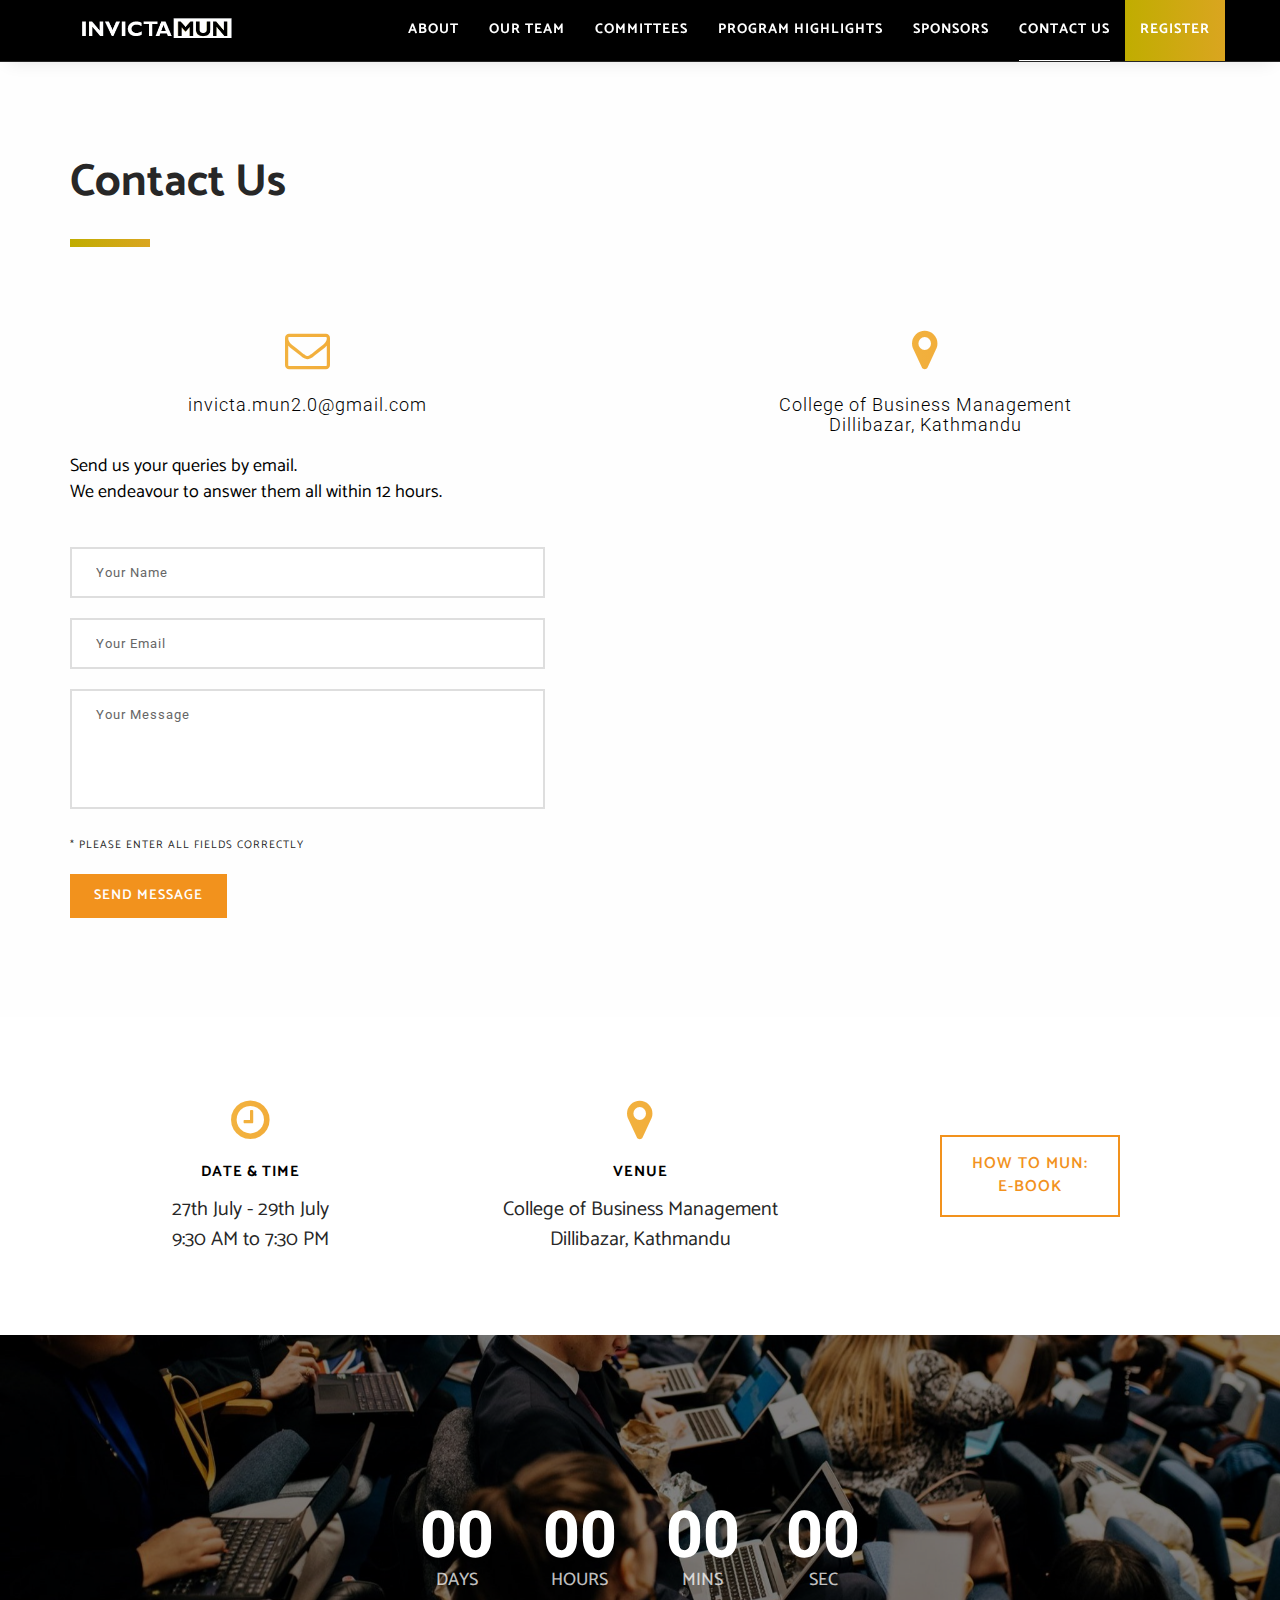
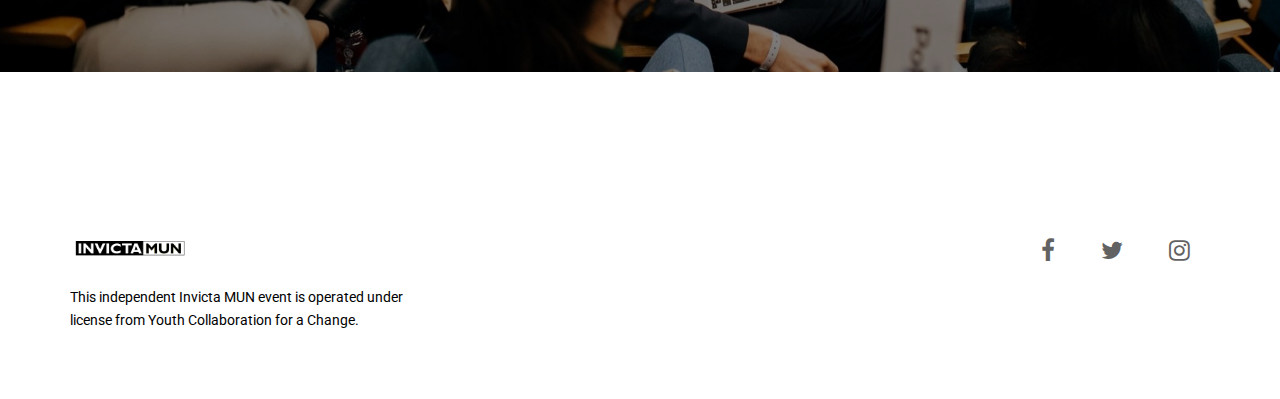
<file: contact/index.html>
<!DOCTYPE html>
<!--[if lt IE 7]>      <html class="no-js lt-ie9 lt-ie8 lt-ie7" lang="en"> <![endif]-->
<!--[if IE 7]>         <html class="no-js lt-ie9 lt-ie8" lang="en"> <![endif]-->
<!--[if IE 8]>         <html class="no-js lt-ie9" lang="en"> <![endif]-->
<!--[if gt IE 8]><!-->
<html class="no-js" lang="en">
  <!--<![endif]-->

  <head>
    <meta charset="utf-8" />
    <meta
      name="viewport"
      content="width=device-width, initial-scale=1.0, maximum-scale=1"
    />
    <meta http-equiv="X-UA-Compatible" content="IE=edge" />

    <!-- Title, icon, description and keywords -->
    <title>Contact Us</title>
    <link rel="shortcut icon" href="../res/images/logohead.ico">
    <meta
      name="description"
      content="MUNxInvicta: Unleash diplomacy's power. 27th July - 29th July 2023, College of Business Management, Dillibazar, Kathmandu."
    />
    <meta
      name="keywords"
      content="Invicta, MUN, Dillibazar, Kathmandu, event, talks"
    />

  <!-- Social media tags -->
  <!-- Open Graph -->
  <meta property="og:title" content="INVICTA MUN">
  <meta property="og:description" content="Diplomacy Redefined. 27th July - 29th July 2023, at College of Business Management, Dillibazar, Kathmandu.">
  <meta property="og:image" content="https://invictamun.com/res/images/logos/light-social.png">
  <meta property="og:url" content="https://invictamun.com/">
  <!-- Twitter -->
  <meta name="twitter:card" content="summary_large_image">
  <meta name="twitter:site" content="@invicta_mun">
  <!-- Google+ -->
  <meta itemprop="name" content="INVICTA MUN">
  <meta itemprop="description" content="MUNxInvicta: Unleash diplomacy's power. 27th July - 29th July 2023, College of Business Management, Dillibazar, Kathmandu.">
  <meta itemprop="image" content="https://invictamun.com/res/images/logos/light-social.png">

    <!-- Browser themes -->
    <meta name="theme-color" content="#000" />

    <!-- Bootstrap -->
    <link rel="stylesheet" href="../res/css/bootstrap.min.css" />

    <!-- Font Icons -->
    <link rel="stylesheet" href="../res/css/font-awesome.min.css" />

    <!-- Plugins -->
    <link rel="stylesheet" href="../res/css/flickity.min.css" />
    <link rel="stylesheet" href="../res/css/magnific-popup.css" />

    <!-- Main styles -->
    <link rel="stylesheet" href="../res/css/main.css" />
    <link rel="stylesheet" href="../res/css/style.css" />

    <!-- Color skin -->
    <link rel="stylesheet" href="../res/css/color_red.css" />

    <!-- Modernizr JS for IE8 support of HTML5 elements and media queries -->
    <!--[if lt IE 8]>
      <script src="../res/js/modernizr.min.js"></script>
    <![endif]-->
  </head>

  <body id="page-top">
    <!-- Navigation Start -->
    <nav id="navigation" class="navbar shrink navbar-fixed-top">
      <div class="container">
        <div class="row">
          <div class="navbar-header col-lg-3">
            <button
              type="button"
              class="navbar-toggle collapsed"
              data-toggle="collapse"
              data-target="#navbar"
            >
              <span class="sr-only">Toggle navigation</span>
              <span class="icon-bar"></span>
              <span class="icon-bar"></span>
              <span class="icon-bar"></span>
            </button>

            <a
              class="navbar-brand font-family-alt letter-spacing-1 text-extra-large text-uppercase"
              href="../index.html"
            >
              <img
                class="logo-navbar-dark"
                src="../res/images/logos/dark.png"
                alt="INVICTA MUN"
              />
              <img
                class="logo-navbar-white"
                src="../res/images/logos/light.png"
                alt="INVICTA MUN"
              />
            </a>
          </div>
          <!-- //.navbar-header -->

          <div id="navbar" class="navbar-collapse collapse col-lg-9 pull-right">
            <ul
              class="nav navbar-nav font-family-alt letter-spacing-1 text-uppercase font-weight-700"
            >
              <li><a href="../index.html" class="page-scroll">About</a></li>
              <li>
                <a href="../our-team/index.html" class="line-height-unset"
                  >Our Team</a
                >
              </li>
              <li>
                <a href="../committees/index.html" class="line-height-unset"
                  >Committees</a
                >
              </li>
              <li>
                <a href="../highlights/index.html" class="line-height-unset"
                  >Program Highlights</a
                >
              </li>
              <li>
                <a href="../sponsors/index.html" class="line-height-unset"
                  >Sponsors</a
                >
              </li>
              <li>
                <a href="#page-top" class="line-height-unset">Contact Us</a>
              </li>
              <li class="bg-base-color">
                <a
                  href="../register/index.html"
                  class="line-height-unset width-100"
                >
                  Register
                </a>
              </li>
            </ul>
          </div>
          <!-- //.navbar-collapse -->
        </div>
        <!-- //.row -->
      </div>
      <!-- //.container -->
    </nav>
    <!-- //Navigation End -->

    <!-- Section - Contact Start -->
    <section id="contact" class="bg-white-2">
      <div class="container">
        <div class="row no-padding-rl">
          <div class="col-md-12">
            <h2
              class="font-family-alt font-weight-700 sm-title-large title-extra-large-2 text-gray-dark-2"
            >
              Contact Us
            </h2>
            <span
              class="bg-base-color xs-margin-6 xs-no-margin-rl margin-3 no-margin-rl separator-line-extra-thick-long"
            ></span>
          </div>
          <!-- //.col-md-10 -->
        </div>
        <!-- //.row -->

        <div class="row margin-4 no-margin-rl no-margin-bottom">
          <div class="col-md-5 no-padding-rl">
            <div class="row text-center">
              <i
                class="fa fa-envelope-o display-block text-base-color title-extra-large-2"
              ></i>
              <br />
              <h4 class="font-weight-300 letter-spacing-1">
                invicta.mun2.0@gmail.com
              </h4>
            </div>
            <!-- //.row -->

            <p
              class="margin-8 no-margin-bottom no-margin-rl font-family-alt text-extra-large"
            >
              Send us your queries by email.<br />
              We endeavour to answer them all within 12 hours.
            </p>

            <br />
            <form
              name="contact"
              action="thank-you"
              method="post"
              id="form-contact"
              netlify
              data-netlify="true"
            >
              <div class="row margin-4 no-margin-rl">
                <input
                  type="text"
                  placeholder="Your Name"
                  name="name"
                  class="required"
                  required
                />
                <input
                  type="email"
                  placeholder="Your Email"
                  name="email"
                  class="required email"
                  required
                />
                <textarea
                  placeholder="Your Message"
                  name="message"
                  class="required"
                  required
                ></textarea>
              </div>
              <!-- //.row -->

              <div class="row margin-4 no-margin-rl">
                <span
                  class="display-block font-family-alt letter-spacing-1 text-gray-dark-2 text-small text-uppercase"
                >
                  * Please enter all fields correctly
                </span>
              </div>
              <!-- //.row -->

              <div class="row margin-4 no-margin-rl">
                <button
                  id="btn-form-contact"
                  type="submit"
                  class="btn btn-base-color btn-medium"
                >
                  Send Message
                </button>
              </div>
              <!-- //.row -->
            </form>
          </div>
          <!-- //.col-md-5 -->

          <div class="contact-address col-md-6 col-md-offset-1">
            <div class="row text-center">
              <i
                class="fa fa-map-marker display-block text-base-color title-extra-large-2"
              ></i>
              <!-- <span class="display-block font-family-alt font-weight-700 letter-spacing-1 margin-5 no-margin-bottom no-margin-rl text-large text-uppercase">
              Our Location
            </span> -->
              <br />
              <h4 class="font-weight-300 letter-spacing-1">
                College of Business Management<br />
                Dillibazar, Kathmandu
              </h4>
            </div>
            <!-- //.row -->
            <div class="row text-center">
              <div class="margin-8 no-margin-bottom no-margin-rl map">
                <iframe
                  src="https://www.google.com/maps/embed?pb=!1m18!1m12!1m3!1d3532.366755283249!2d85.32383307530063!3d27.705960376183423!2m3!1f0!2f0!3f0!3m2!1i1024!2i768!4f13.1!3m3!1m2!1s0x39eb190826089ae1%3A0x2b3cd24540068c44!2sCollege%20of%20Business%20Management!5e0!3m2!1sen!2snp!4v1686062684589!5m2!1sen!2snp"
                  width="600"
                  height="450"
                  style="border: 0"
                  allowfullscreen=""
                  loading="lazy"
                  referrerpolicy="no-referrer-when-downgrade"
                ></iframe>
              </div>
              <!-- //.map -->
            </div>
            <!-- //.row -->
          </div>
          <!-- //.col-md-6 -->
        </div>
        <!-- //.row -->
      </div>
      <!-- //.container -->
    </section>
    <!-- //Section - Contact End -->



    
  <!-- Section - Event banner start -->
  <section id="event-banner" class="bg-white pull-up">
    <div class="container">
      <div class="row">
        <div class="col-sm-4 text-center">
          <i class="fa fa-clock-o display-block text-base-color title-extra-large-2"></i>
          <span class="display-block font-family-alt font-weight-700 letter-spacing-1 margin-5 no-margin-bottom no-margin-rl text-large text-uppercase">
            Date &amp; Time
          </span>
          <p class="margin-3 font-family-alt no-margin-bottom no-margin-rl title-small text-gray-dark-2">
            27th July - 29th July <br>
            9:30 AM to 7:30 PM
          </p>
        </div>
        <!-- //.col-sm-4 -->

        <div class="col-sm-4 xs-margin-8 xs-no-margin-bottom xs-no-margin-rl text-center">
          <i class="fa fa-map-marker display-block text-base-color title-extra-large-2"></i>
          <span class="display-block font-family-alt font-weight-700 letter-spacing-1 margin-5 no-margin-bottom no-margin-rl text-large text-uppercase">
            Venue
          </span>
          <p class="margin-3 font-family-alt no-margin-bottom no-margin-rl title-small text-gray-dark-2">
            College of Business Management<br>
            Dillibazar, Kathmandu
          </p>
        </div>
        <!-- //.col-sm-4 -->

        <div id="banner-registration" class="col-sm-4 xs-margin-8 xs-no-margin-bottom xs-no-margin-rl text-center">
          <a href="../res/insider_guide.pdf" target="_blank" class="btn btn-outline-base-color sm-btn-medium btn-large no-margin-rl">
            <span>How to MUN:<br>E-book</span>
          </a>
        </div>
        <!-- //.col-sm-4 -->
      </div>
      <!-- //.row -->
    </div>
  </section>
  <!-- //Section - Event banner end -->

    <!-- Section - Parallax banner start -->
    <section
      id="home-bg-parallax"
      class="height-50 no-padding overflow-hidden width-100"
    >
      <!-- BG Parallax -->
      <div class="bg-parallax bg-overlay-black-5 width-100"></div>

      <div
        class="display-table height-100 position-absolute position-top position-left width-100"
      >
        <div class="display-table-cell vertical-align-middle">
          <div class="container">
            <div class="row">
              <div class="countdown-timer">
                <div class="days">
                  <span class="value">00</span>
                  <span class="label">DAYS</span>
                </div>
                <div class="hours">
                  <span class="value">00</span>
                  <span class="label">HOURS</span>
                </div>
                <div class="minutes">
                  <span class="value">00</span>
                  <span class="label">MINS</span>
                </div>
                <div class="seconds">
                  <span class="value">00</span>
                  <span class="label">SEC</span>
                </div>
              </div>
            </div>
            <!-- //.row -->
          </div>
          <!-- //.container -->
        </div>
        <!-- //.display-table-cell -->
      </div>
      <!-- //.display-table -->
    </section>
    <!-- //Section - Parallax banner end -->

  <!-- Footer Start -->
  <footer class="footer bg-white">
    <div class="container">
      <div class="row">
        <div class="col-sm-4">
          <div class="footer-logo xs-text-center">
            <img src="../res/images/logos/light.png" alt="INVICTA MUN">
          </div>
          <!-- //.footer-logo -->
          <p class="disclaimer xs-text-center">
            This independent Invicta MUN event is operated under license from Youth Collaboration for a Change.
          </p>
          <!-- //.disclaimer -->
        </div>
        <!-- //.col-sm-4 -->

        <div class="col-sm-8">
          <div class="footer-social text-right">
            <ul class="list-inline list-unstyled no-margin xs-text-center xs-title-small title-medium">
              <li><a href="https://www.facebook.com/invictamun" target="_blank"><i class="fa fa-facebook"></i></a></li>
              <li><a href="https://twitter.com/invicta_mun" target="_blank"><i class="fa fa-twitter"></i></a></li>
              <li><a href="https://www.instagram.com/_invicta.mun/" target="_blank"><i class="fa fa-instagram"></i></a></li>
            </ul>
          </div>
          <!-- //.footer-social -->
        </div>
        <!-- //.col-sm-8 -->
      </div>
      <!-- //.row -->
    </div>
    <!-- //.container -->
  </footer>
  <!-- //Footer End -->

    <!-- Scroll to top -->
    <a href="#page-top" class="page-scroll scroll-to-top"
      ><i class="fa fa-angle-up"></i
    ></a>

    <!-- jQuery -->
    <script src="../res/js/jquery.min.js"></script>

    <!-- Bootstrap -->
    <script src="../res/js/bootstrap.min.js"></script>

    <!-- Plugins -->
    <script src="../res/js/pace.min.js"></script>
    <script src="../res/js/debouncer.min.js"></script>
    <script src="../res/js/jquery.easing.min.js"></script>
    <script src="../res/js/jquery.inview.min.js"></script>
    <script src="../res/js/jquery.matchHeight.js"></script>
    <script src="../res/js/isotope.pkgd.min.js"></script>
    <script src="../res/js/imagesloaded.pkgd.min.js"></script>
    <script src="../res/js/flickity.pkgd.min.js"></script>
    <script src="../res/js/jquery.magnific-popup.min.js"></script>
    <script src="../res/js/jquery.validate.min.js"></script>

    <!-- BG Parallax JS -->
    <script src="../res/js/TweenMax.min.js"></script>
    <script src="../res/js/ScrollMagic.min.js"></script>
    <script src="../res/js/animation.gsap.min.js"></script>

    <!-- Theme -->
    <script src="../res/js/main.js"></script>

    <!-- Countdown -->
    <script src="../res/js/jquery.countdown.min.js"></script>
    <script src="../res/js/countdown.js"></script>
  </body>
</html>
</file>
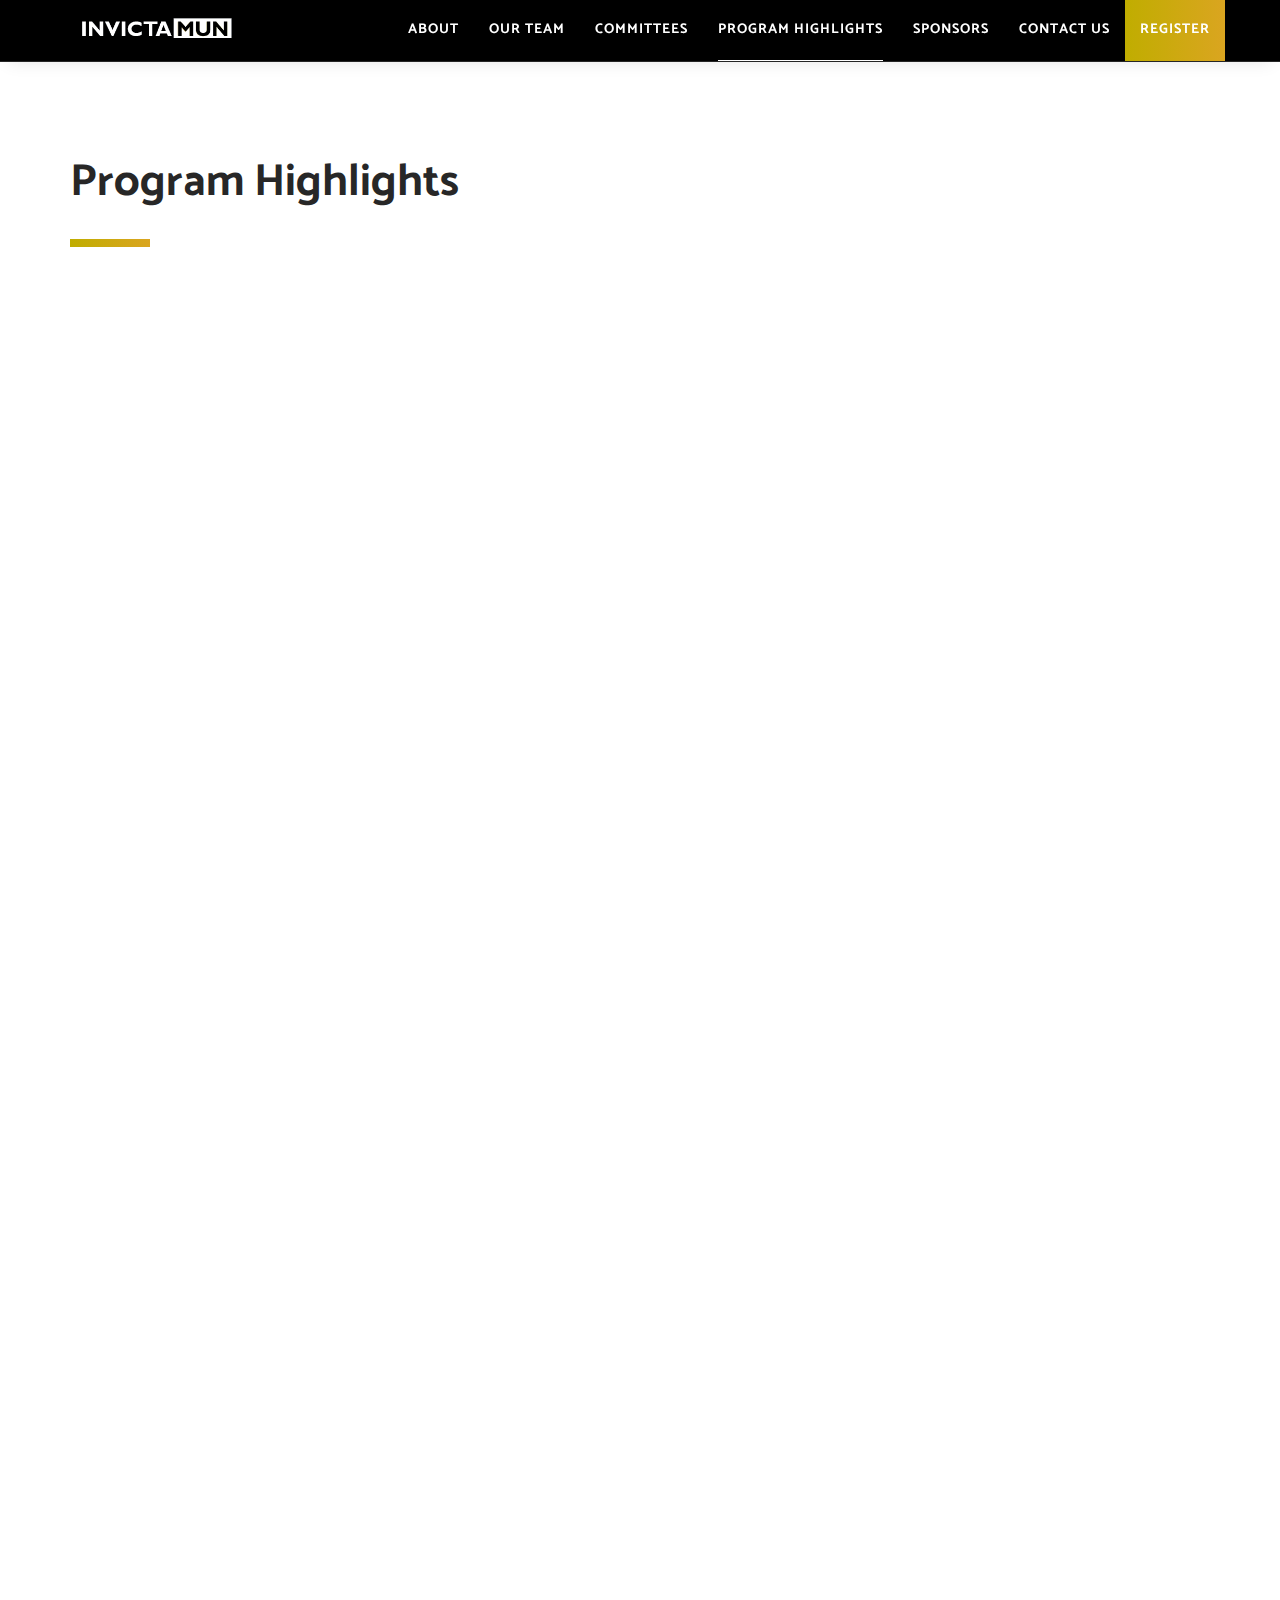
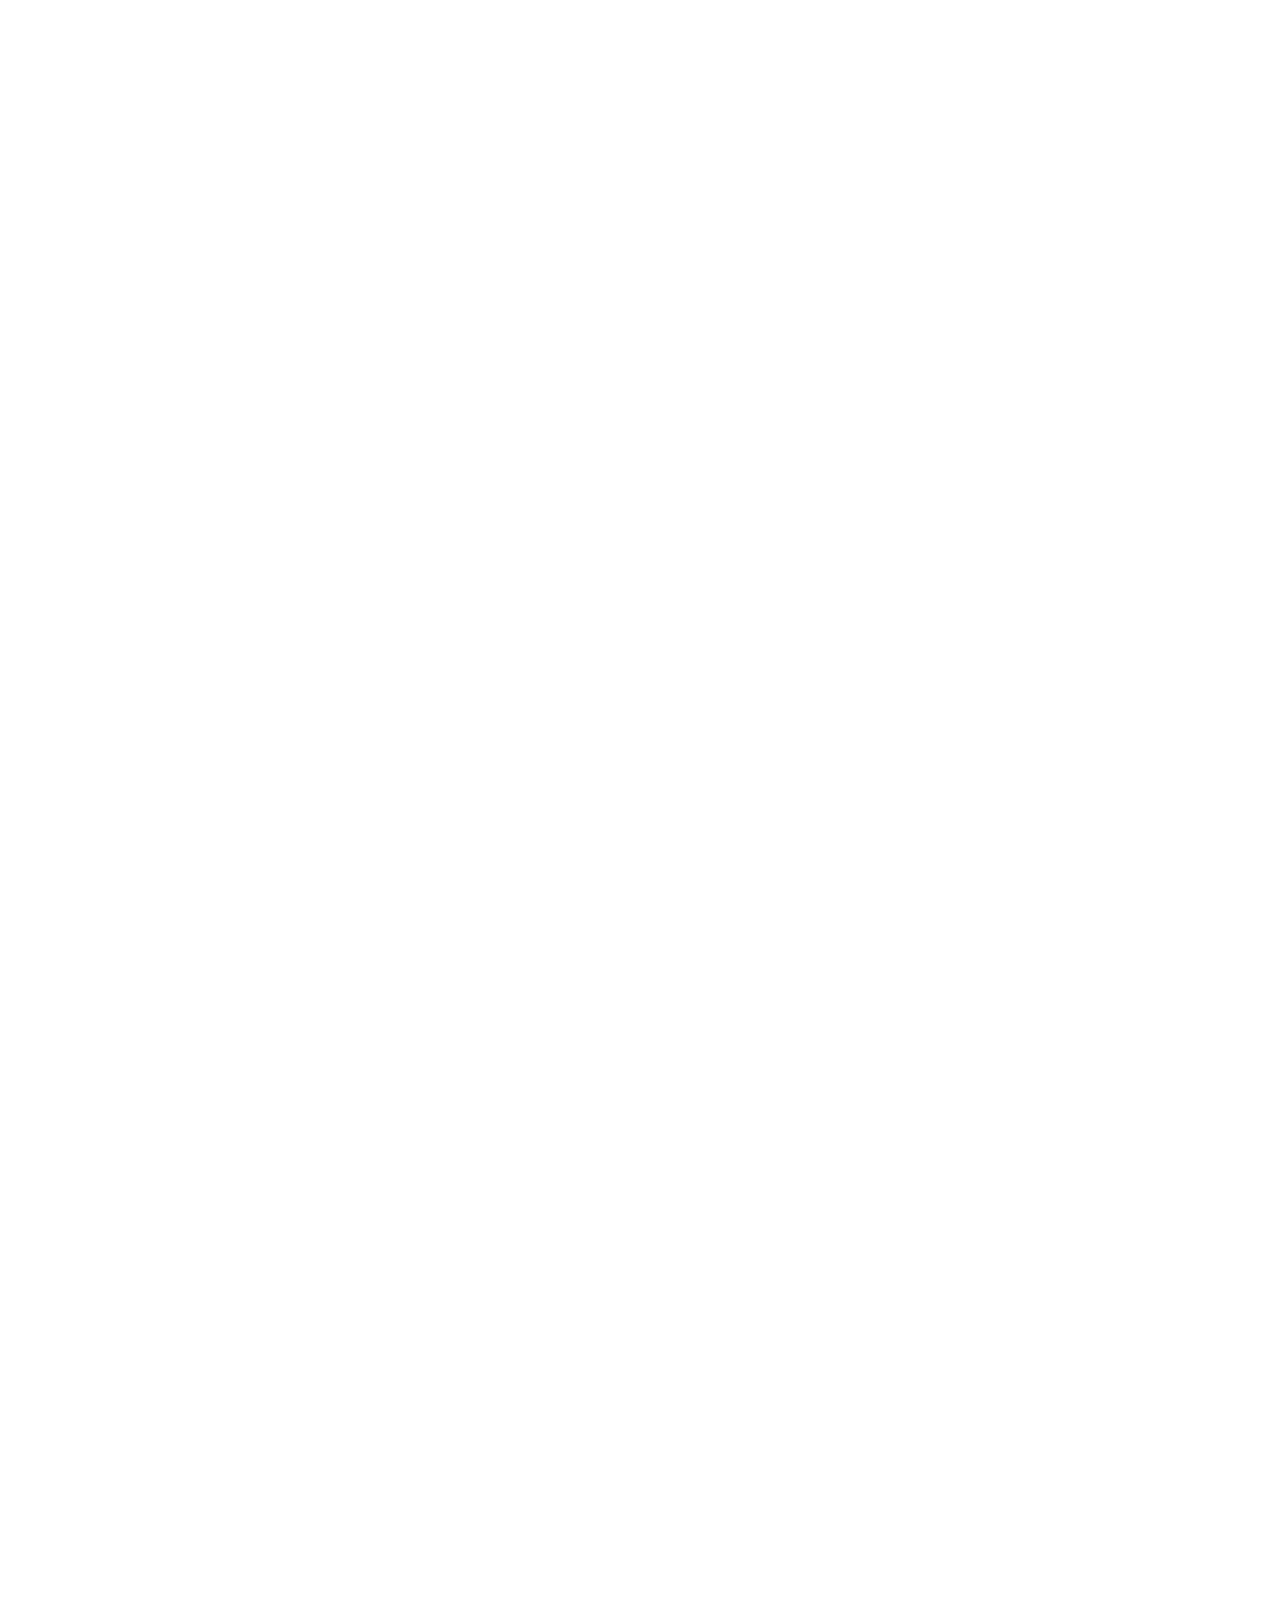
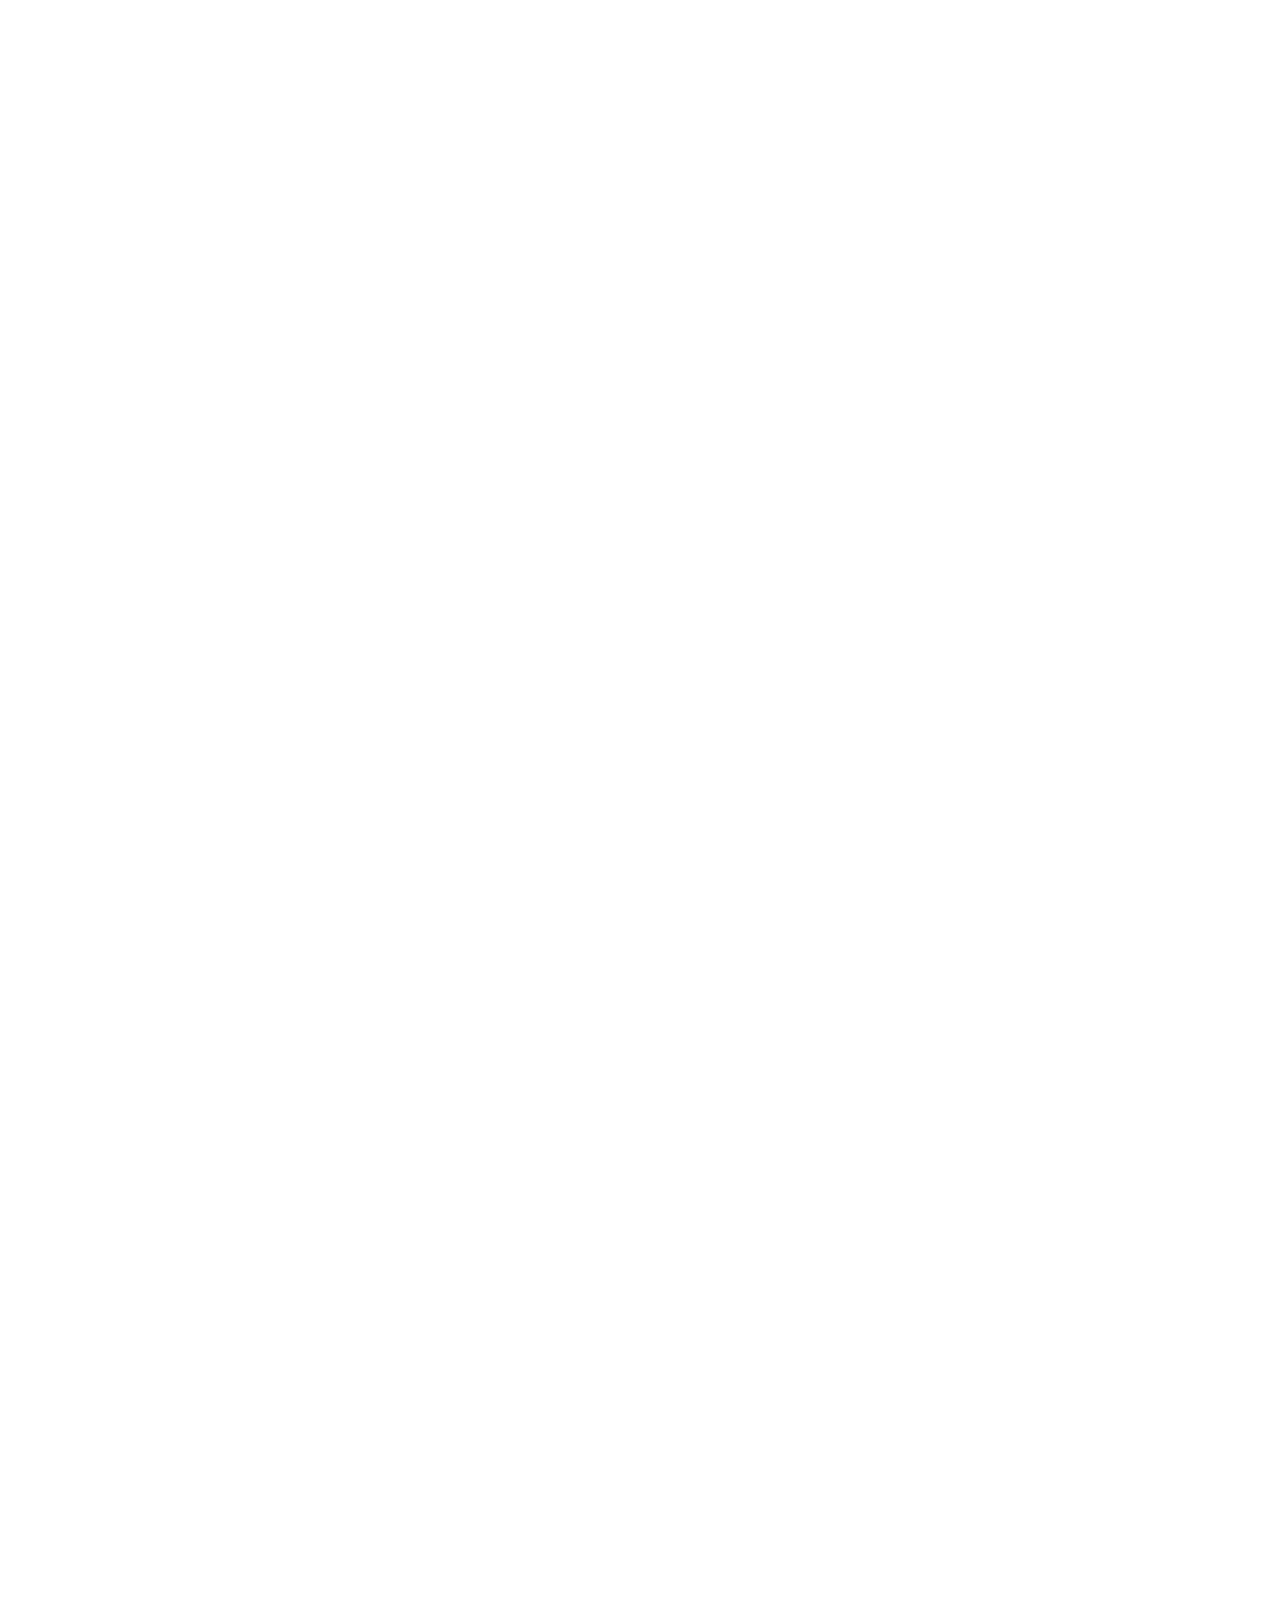
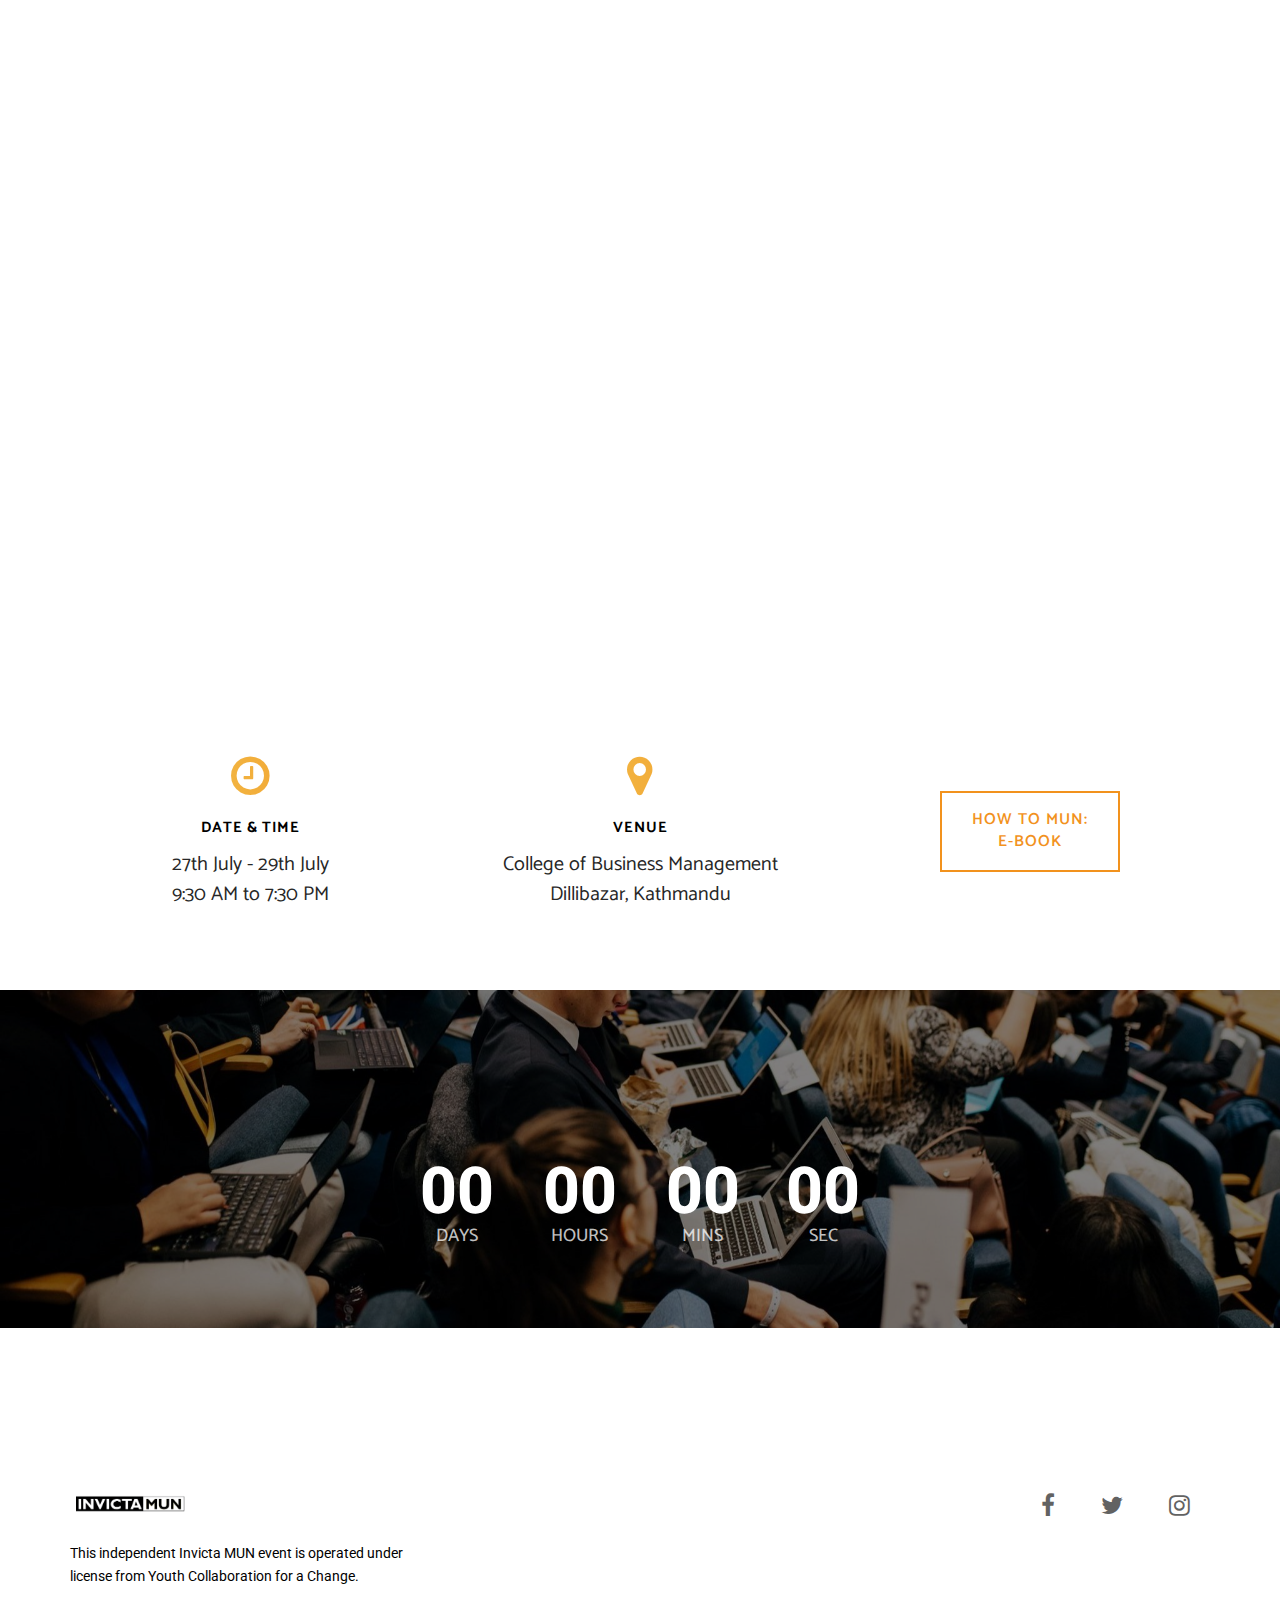
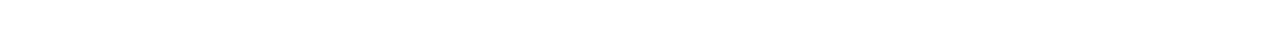
<file: highlights/index.html>
<!DOCTYPE html>
<!--[if lt IE 7]>      <html class="no-js lt-ie9 lt-ie8 lt-ie7" lang="en"> <![endif]-->
<!--[if IE 7]>         <html class="no-js lt-ie9 lt-ie8" lang="en"> <![endif]-->
<!--[if IE 8]>         <html class="no-js lt-ie9" lang="en"> <![endif]-->
<!--[if gt IE 8]><!-->
<html class="no-js" lang="en">
<!--<![endif]-->

<head>
  <meta charset="utf-8">
  <meta name="viewport" content="width=device-width, initial-scale=1.0, maximum-scale=1">
  <meta http-equiv="X-UA-Compatible" content="IE=edge">

  <!-- Title, icon, description and keywords -->
  <title>Program Highlights</title>
  <link rel="shortcut icon" href="../res/images/logohead.ico">
  <meta name="description" content="MUNxInvicta: Unleash diplomacy's power. 27th July - 29th July 2023, College of Business Management, Dillibazar, Kathmandu.">
  <meta name="keywords" content="Invicta, MUN, Dillibazar, Kathmandu, event, talks">

  <!-- Social media tags -->
  <!-- Open Graph -->
  <meta property="og:title" content="INVICTA MUN">
  <meta property="og:description" content="Diplomacy Redefined. 27th July - 29th July 2023, at College of Business Management, Dillibazar, Kathmandu.">
  <meta property="og:image" content="https://invictamun.com/res/images/logos/light-social.png">
  <meta property="og:url" content="https://invictamun.com/">
  <!-- Twitter -->
  <meta name="twitter:card" content="summary_large_image">
  <meta name="twitter:site" content="@invicta_mun">
  <!-- Google+ -->
  <meta itemprop="name" content="INVICTA MUN">
  <meta itemprop="description" content="MUNxInvicta: Unleash diplomacy's power. 27th July - 29th July 2023, College of Business Management, Dillibazar, Kathmandu.">
  <meta itemprop="image" content="https://invictamun.com/res/images/logos/light-social.png">

  <!-- Browser themes -->
  <meta name="theme-color" content="#000">

  <!-- Bootstrap -->
  <link rel="stylesheet" href="../res/css/bootstrap.min.css">

  <!-- Font Icons -->
  <link rel="stylesheet" href="../res/css/font-awesome.min.css">

  <!-- Plugins -->
  <link rel="stylesheet" href="../res/css/flickity.min.css">
  <link rel="stylesheet" href="../res/css/magnific-popup.css">

  <!-- Main styles -->
  <link rel="stylesheet" href="../res/css/main.css">
  <link rel="stylesheet" href="../res/css/style.css">

  <!-- Color skin -->
  <link rel="stylesheet" href="../res/css/color_red.css">

  <link rel="stylesheet" href="../res/css/highlights.css">

  <!-- Modernizr JS for IE8 support of HTML5 elements and media queries -->
  <!--[if lt IE 8]>
  <script src="../res/js/modernizr.min.js"></script>
  <![endif]-->
</head>

<body id="page-top">
  <!-- Navigation Start -->
  <nav id="navigation" class="navbar shrink navbar-fixed-top">
    <div class="container">
      <div class="row">
        <div class="navbar-header col-lg-3">
          <button type="button" class="navbar-toggle collapsed" data-toggle="collapse" data-target="#navbar">
            <span class="sr-only">Toggle navigation</span>
            <span class="icon-bar"></span>
            <span class="icon-bar"></span>
            <span class="icon-bar"></span>
          </button>

          <a class="navbar-brand font-family-alt letter-spacing-1 text-extra-large text-uppercase" href="../index.html">
            <img class="logo-navbar-dark" src="../res/images/logos/dark.png" alt="INVICTA MUN"/>
            <img class="logo-navbar-white" src="../res/images/logos/light.png" alt="INVICTA MUN"/>
          </a>
        </div>
        <!-- //.navbar-header -->

        <div id="navbar" class="navbar-collapse collapse col-lg-9 pull-right">
          <ul class="nav navbar-nav font-family-alt letter-spacing-1 text-uppercase font-weight-700">
            <li><a href="../index.html" class="page-scroll">About</a></li>
            <li><a href="../our-team/index.html" class="line-height-unset">Our Team</a></li>
            <li><a href="../committees/index.html" class="line-height-unset">Committees</a></li>
            <li><a href="#page-top" class="line-height-unset">Program Highlights</a></li>
            <li><a href="../sponsors/index.html" class="line-height-unset">Sponsors</a></li>
            <li><a href="../contact/index.html" class="line-height-unset">Contact Us</a></li>
            <li class="bg-base-color">
              <a href="../register/index.html" class="line-height-unset width-100">
                Register
              </a>
            </li>
          </ul>
        </div>
        <!-- //.navbar-collapse -->
      </div>
      <!-- //.row -->
    </div>
    <!-- //.container -->
  </nav>
  <!-- //Navigation End -->


  <!-- Section - Highlights Start -->
  <section id="team" class="bg-white">
    <div class="container">
      <div class="row no-padding-rl no-padding-top padding-4">
        <div class="col-md-12">
          <h2 class="font-family-alt font-weight-700 sm-title-large title-extra-large-2 text-gray-dark-2">
            Program Highlights
          </h2>
          <span class="bg-base-color xs-margin-6 xs-no-margin-rl margin-3 no-margin-rl no-margin-bottom separator-line-extra-thick-long"></span>
        </div>
        <!-- //.col-md-10 -->
        
        <!-- Highlights TESTS-->

        
      <div class="gallery">
        <img class="gallery__img gallery__img--one" src="../res/images/highlights/one.JPG" alt="" />
        <img class="gallery__img gallery__img--two" src="../res/images/highlights/two.JPG" alt="" />
        <img class="gallery__img gallery__img--three" src="../res/images/highlights/three.JPG" alt="" />
        <img class="gallery__img gallery__img--four" src="../res/images/highlights/four.JPG" alt="" />
        <img class="gallery__img gallery__img--five" src="../res/images/highlights/five.JPG" alt="" />
        <img class="gallery__img gallery__img--six" src="../res/images/highlights/six.JPG" alt="" />
        <img class="gallery__img gallery__img--seven" src="../res/images/highlights/seven.JPG" alt="" />
        <img class="gallery__img gallery__img--eight" src="../res/images/highlights/eight.JPG" alt="" />
        <img class="gallery__img gallery__img--nine" src="../res/images/highlights/nine.JPG" alt="" />
        <img class="gallery__img gallery__img--ten" src="../res/images/highlights/ten.JPG" alt="" />
        <img class="gallery__img gallery__img--eleven" src="../res/images/highlights/eleven.JPG" alt="" />
        <img class="gallery__img gallery__img--twelve" src="../res/images/highlights/twelve.JPG" alt="" />
        <img class="gallery__img gallery__img--thirteen" src="../res/images/highlights/thirteen.JPG" alt="" />
        <img class="gallery__img gallery__img--fourteen" src="../res/images/highlights/fourteen.JPG" alt="" />
        <img class="gallery__img gallery__img--fifteen" src="../res/images/highlights/fifteen.JPG" alt="" />
        <img class="gallery__img gallery__img--sixteen" src="../res/images/highlights/sixteen.JPG" alt="" />
        <img class="gallery__img gallery__img--seventeen" src="../res/images/highlights/seventeen.JPG" alt="" />
        <img class="gallery__img gallery__img--eighteen" src="../res/images/highlights/eighteen.JPG" alt="" />
        <img class="gallery__img gallery__img--nineteen" src="../res/images/highlights/nineteen.JPG" alt="" />


          
      </div>



      
    </div>
    <!-- //.container -->
  </section>
  <!-- //Section - Highlights End -->









  <!-- Section - Event banner start -->
  <section id="event-banner" class="bg-white pull-up">
    <div class="container">
      <div class="row">
        <div class="col-sm-4 text-center">
          <i class="fa fa-clock-o display-block text-base-color title-extra-large-2"></i>
          <span class="display-block font-family-alt font-weight-700 letter-spacing-1 margin-5 no-margin-bottom no-margin-rl text-large text-uppercase">
            Date &amp; Time
          </span>
          <p class="margin-3 font-family-alt no-margin-bottom no-margin-rl title-small text-gray-dark-2">
            27th July - 29th July <br>
            9:30 AM to 7:30 PM
          </p>
        </div>
        <!-- //.col-sm-4 -->

        <div class="col-sm-4 xs-margin-8 xs-no-margin-bottom xs-no-margin-rl text-center">
          <i class="fa fa-map-marker display-block text-base-color title-extra-large-2"></i>
          <span class="display-block font-family-alt font-weight-700 letter-spacing-1 margin-5 no-margin-bottom no-margin-rl text-large text-uppercase">
            Venue
          </span>
          <p class="margin-3 font-family-alt no-margin-bottom no-margin-rl title-small text-gray-dark-2">
            College of Business Management<br>
            Dillibazar, Kathmandu
          </p>
        </div>
        <!-- //.col-sm-4 -->

        <div id="banner-registration" class="col-sm-4 xs-margin-8 xs-no-margin-bottom xs-no-margin-rl text-center">
          <a href="../res/insider_guide.pdf" target="_blank" class="btn btn-outline-base-color sm-btn-medium btn-large no-margin-rl">
            <span>How to MUN:<br>E-book</span>
          </a>
        </div>
        <!-- //.col-sm-4 -->
      </div>
      <!-- //.row -->
    </div>
  </section>
  <!-- //Section - Event banner end -->



  <!-- Section - Parallax banner start -->
  <section id="home-bg-parallax" class="height-50 no-padding overflow-hidden width-100">
    <!-- BG Parallax -->
    <div class="bg-parallax bg-overlay-black-5 width-100"></div>

    <div class="display-table height-100 position-absolute position-top position-left width-100">
      <div class="display-table-cell vertical-align-middle">
        <div class="container">
          <div class="row">
            <div class="countdown-timer">
              <div class="days">
                <span class="value">00</span>
                <span class="label">DAYS</span>
              </div>
              <div class="hours">
                <span class="value">00</span>
                <span class="label">HOURS</span>
              </div>
              <div class="minutes">
                <span class="value">00</span>
                <span class="label">MINS</span>
              </div>
              <div class="seconds">
                <span class="value">00</span>
                <span class="label">SEC</span>
              </div>
            </div>
          </div>
          <!-- //.row -->
        </div>
        <!-- //.container -->
      </div>
      <!-- //.display-table-cell -->
    </div>
    <!-- //.display-table -->
  </section>
  <!-- //Section - Parallax banner end -->



  <!-- Footer Start -->
  <footer class="footer bg-white">
    <div class="container">
      <div class="row">
        <div class="col-sm-4">
          <div class="footer-logo xs-text-center">
            <img src="../res/images/logos/light.png" alt="INVICTA MUN">
          </div>
          <!-- //.footer-logo -->
          <p class="disclaimer xs-text-center">
            This independent Invicta MUN event is operated under license from Youth Collaboration for a Change.
          </p>
          <!-- //.disclaimer -->
        </div>
        <!-- //.col-sm-4 -->

        <div class="col-sm-8">
          <div class="footer-social text-right">
            <ul class="list-inline list-unstyled no-margin xs-text-center xs-title-small title-medium">
              <li><a href="https://www.facebook.com/invictamun" target="_blank"><i class="fa fa-facebook"></i></a></li>
              <li><a href="https://twitter.com/invicta_mun" target="_blank"><i class="fa fa-twitter"></i></a></li>
              <li><a href="https://www.instagram.com/_invicta.mun/" target="_blank"><i class="fa fa-instagram"></i></a></li>
            </ul>
          </div>
          <!-- //.footer-social -->
        </div>
        <!-- //.col-sm-8 -->
      </div>
      <!-- //.row -->
    </div>
    <!-- //.container -->
  </footer>
  <!-- //Footer End -->


  <!-- Scroll to top -->
  <a href="#page-top" class="page-scroll scroll-to-top"><i class="fa fa-angle-up"></i></a>


  <!-- jQuery -->
  <script src="../res/js/jquery.min.js"></script>

  <!-- Bootstrap -->
  <script src="../res/js/bootstrap.min.js"></script>

  <!-- Plugins -->
  <script src="../res/js/pace.min.js"></script>
  <script src="../res/js/debouncer.min.js"></script>
  <script src="../res/js/jquery.easing.min.js"></script>
  <script src="../res/js/jquery.inview.min.js"></script>
  <script src="../res/js/jquery.matchHeight.js"></script>
  <script src="../res/js/isotope.pkgd.min.js"></script>
  <script src="../res/js/imagesloaded.pkgd.min.js"></script>
  <script src="../res/js/flickity.pkgd.min.js"></script>
  <script src="../res/js/jquery.magnific-popup.min.js"></script>
  <script src="../res/js/jquery.validate.min.js"></script>

  <!-- BG Parallax JS -->
  <script src="../res/js/TweenMax.min.js"></script>
  <script src="../res/js/ScrollMagic.min.js"></script>
  <script src="../res/js/animation.gsap.min.js"></script>

  <!-- Theme -->
  <script src="../res/js/main.js"></script>

  <!-- Countdown -->
  <script src="../res/js/jquery.countdown.min.js"></script>
  <script src="../res/js/countdown.js"></script>

</body>

</html>
</file>
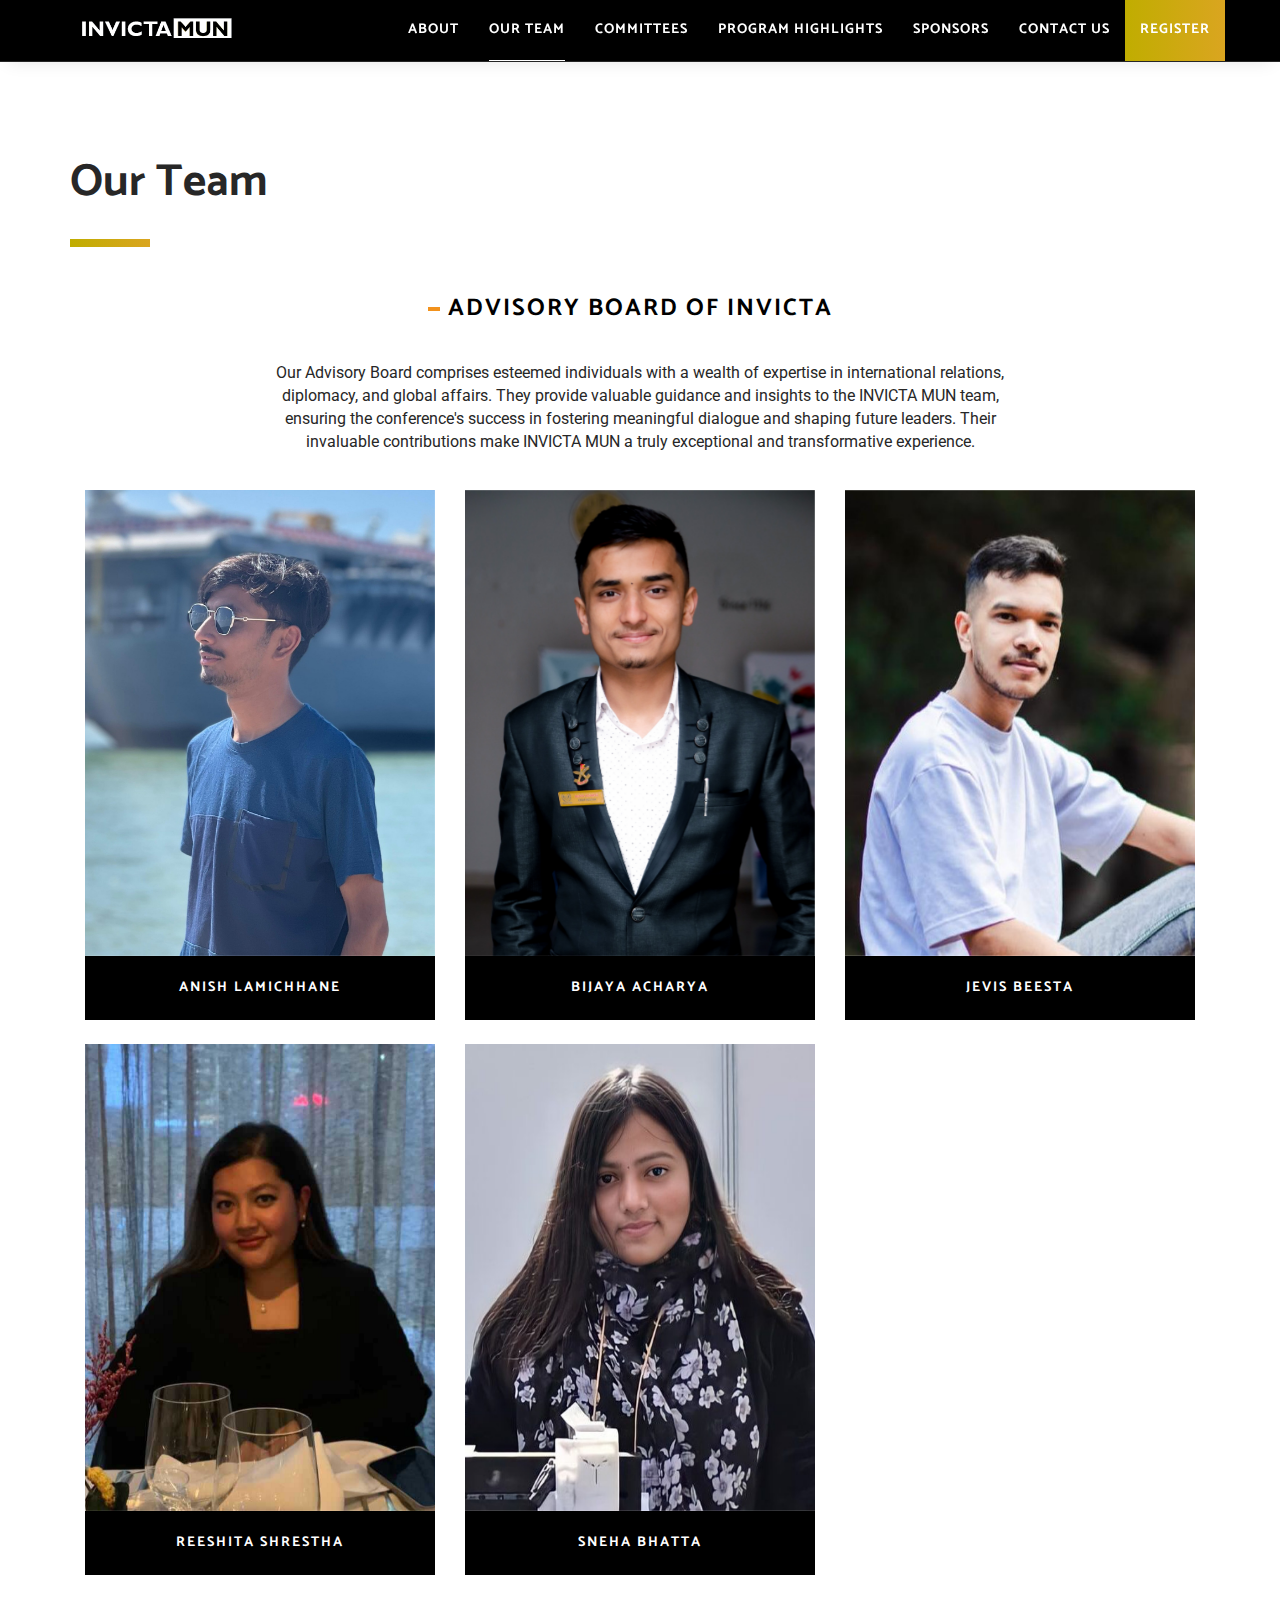
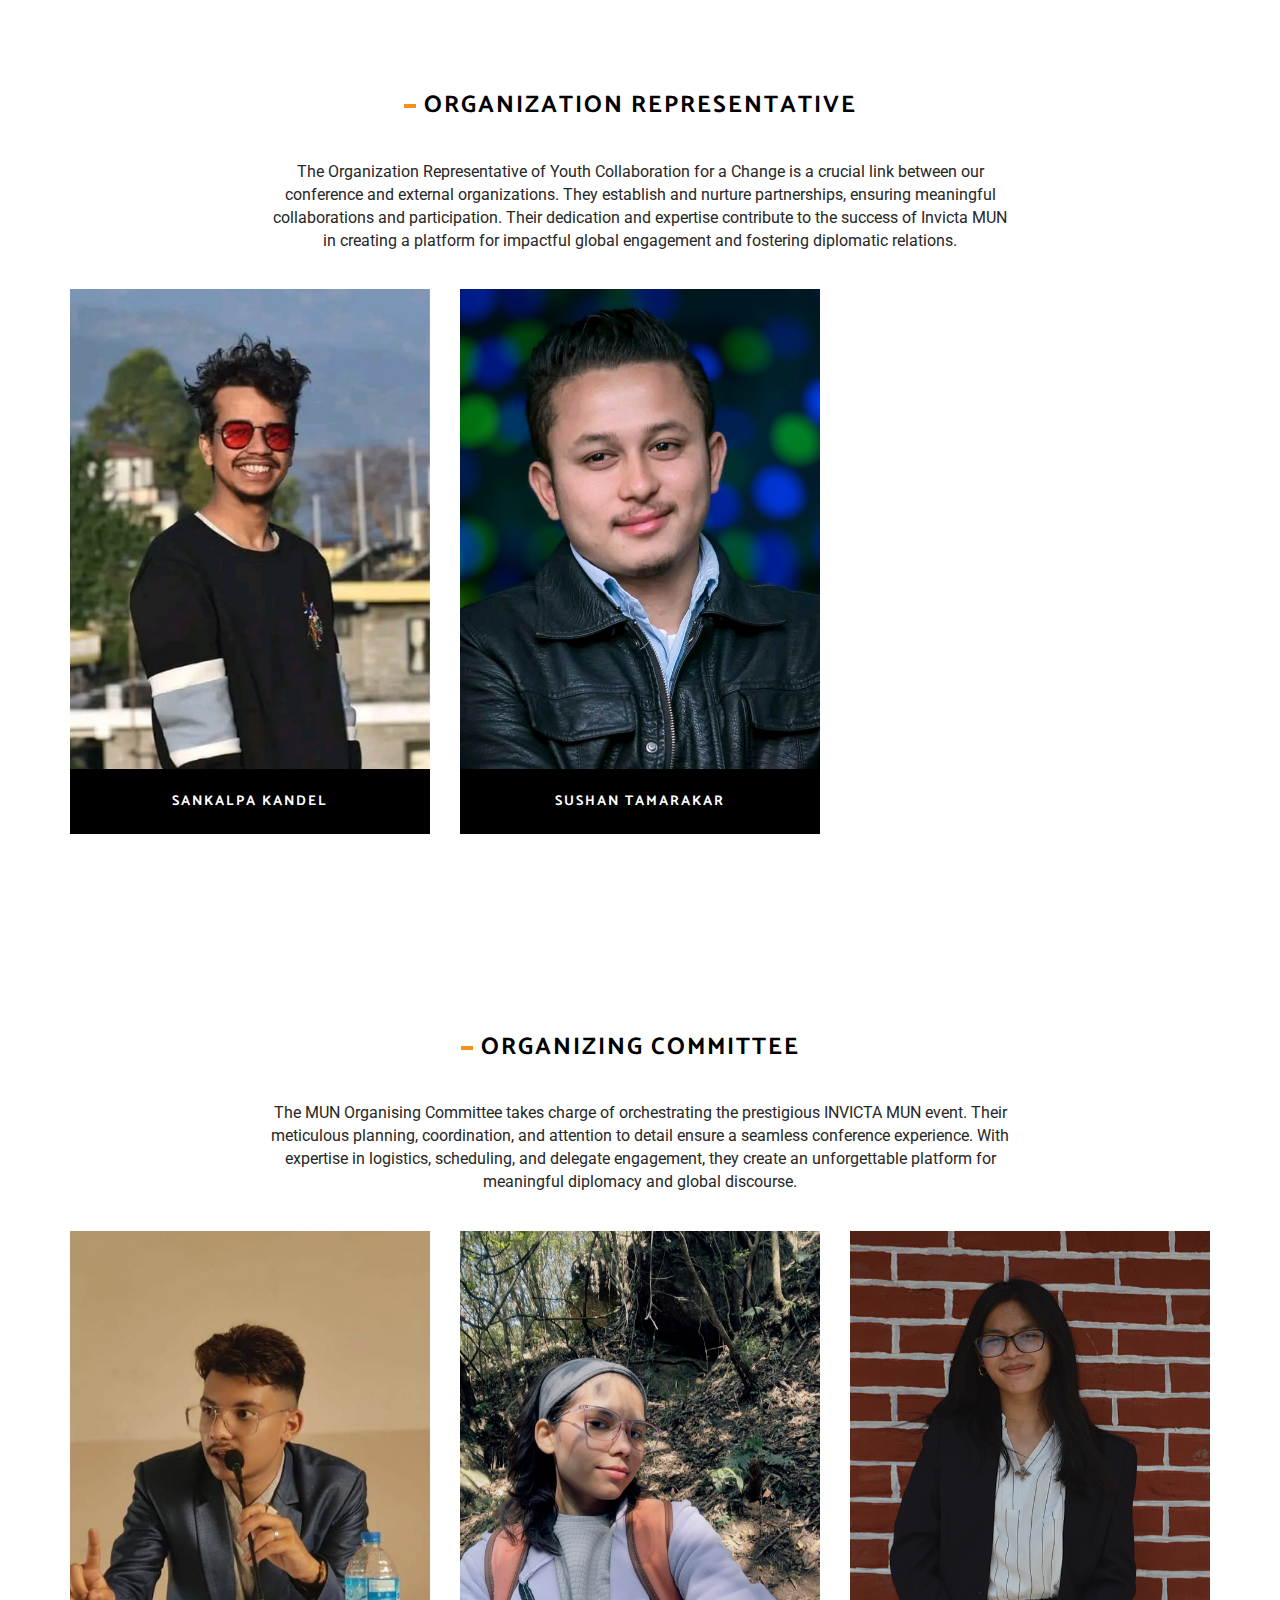
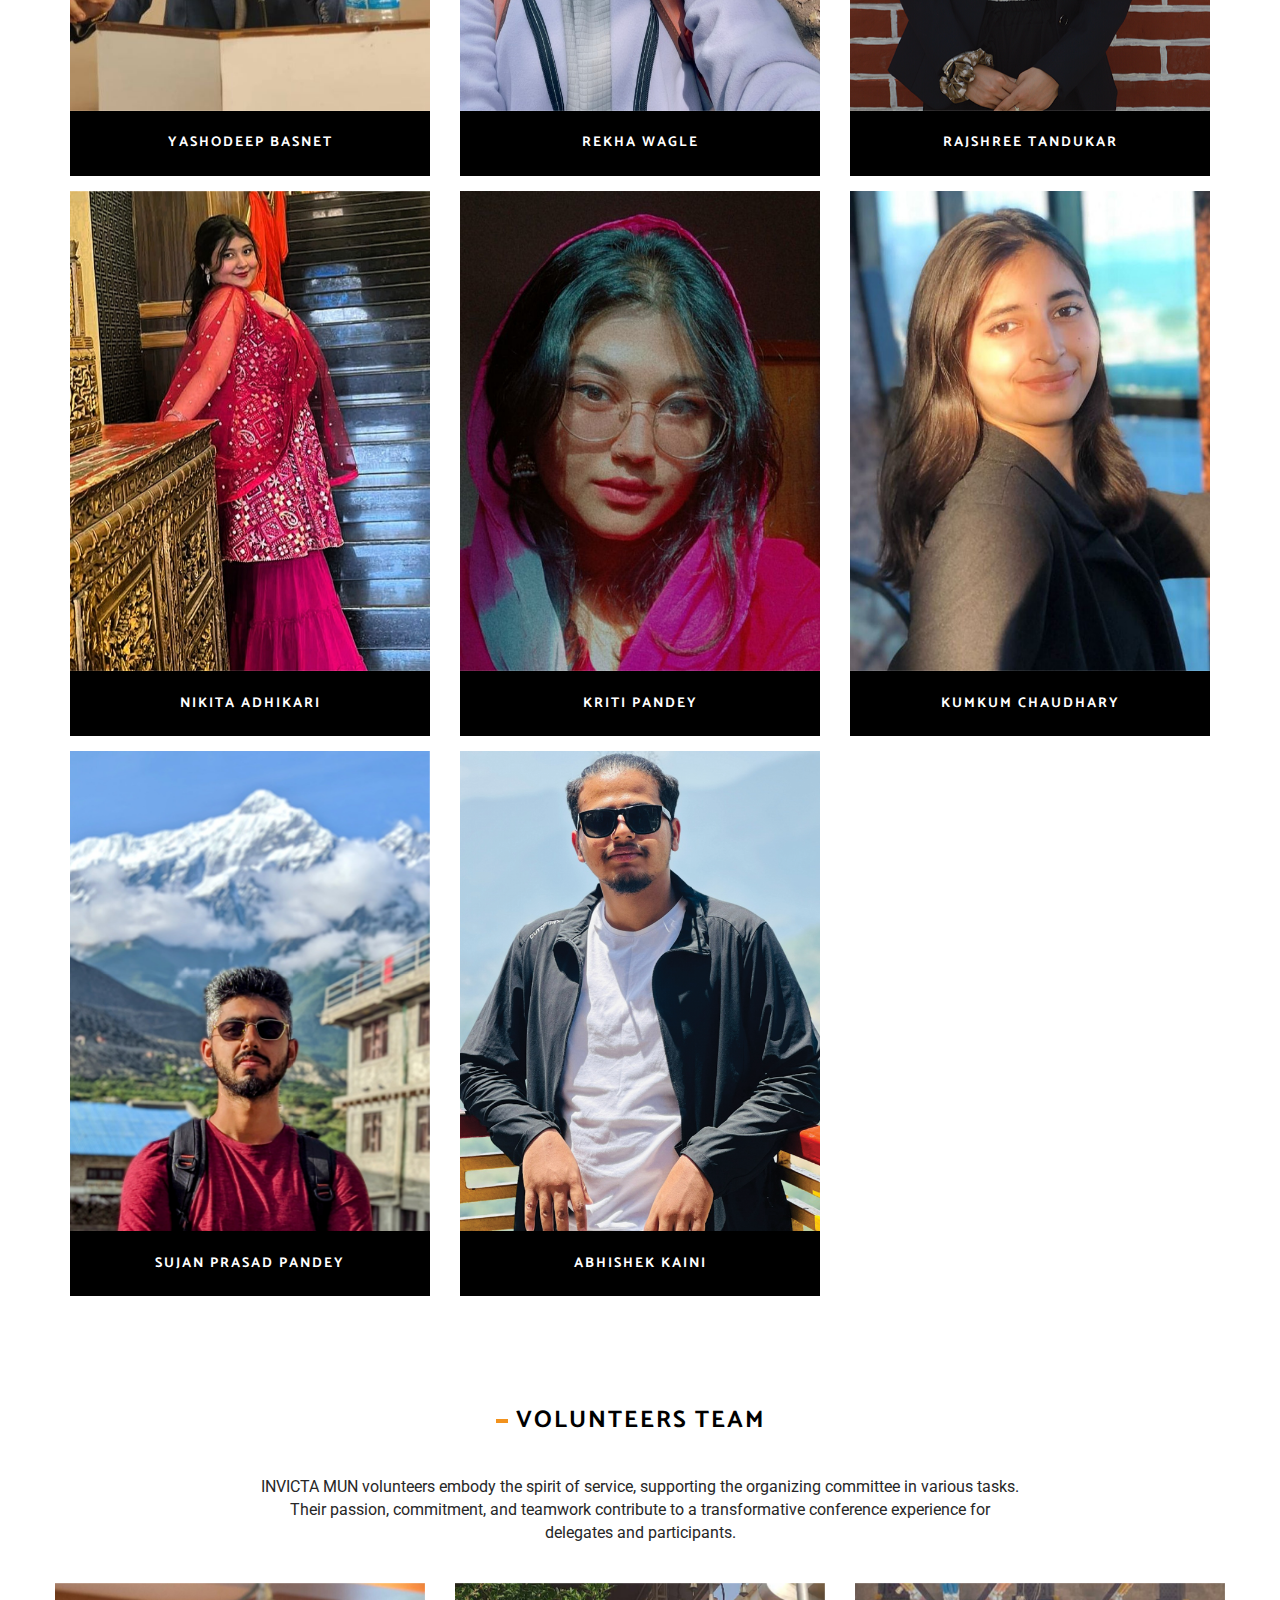
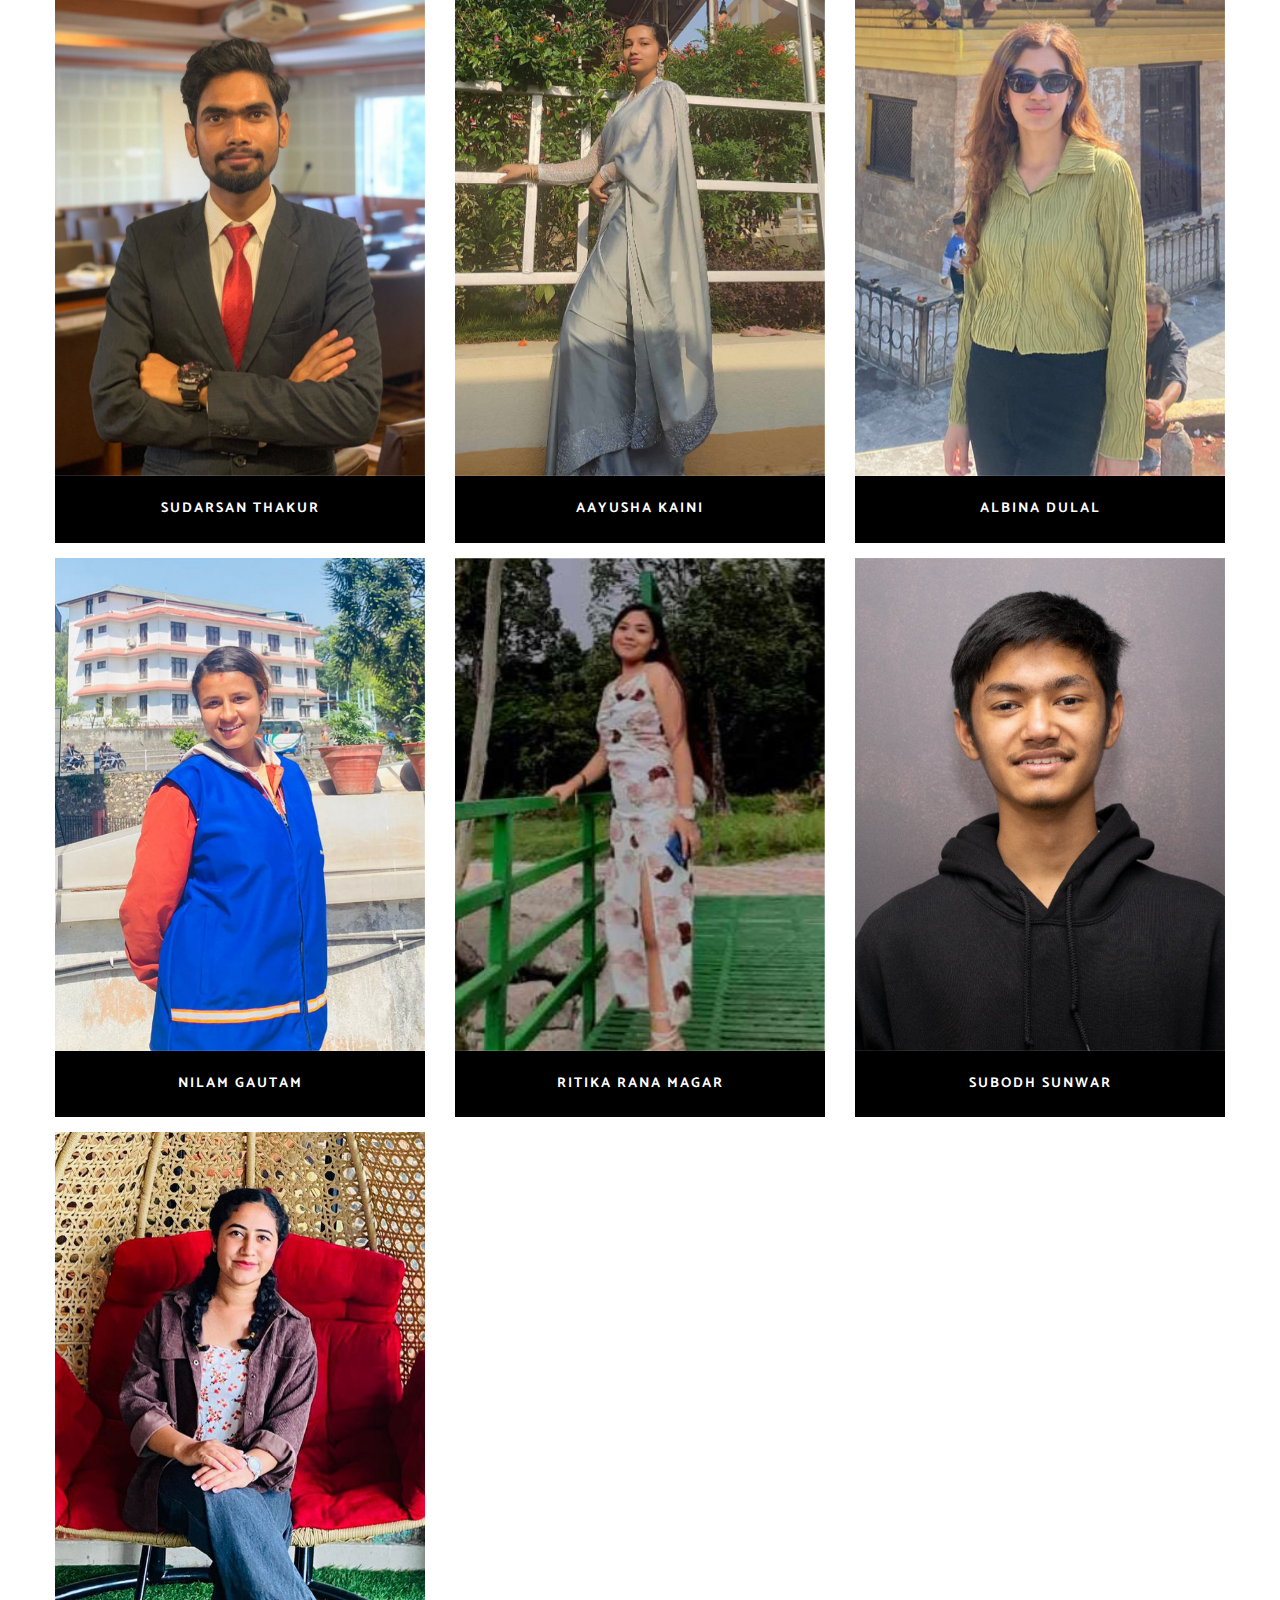
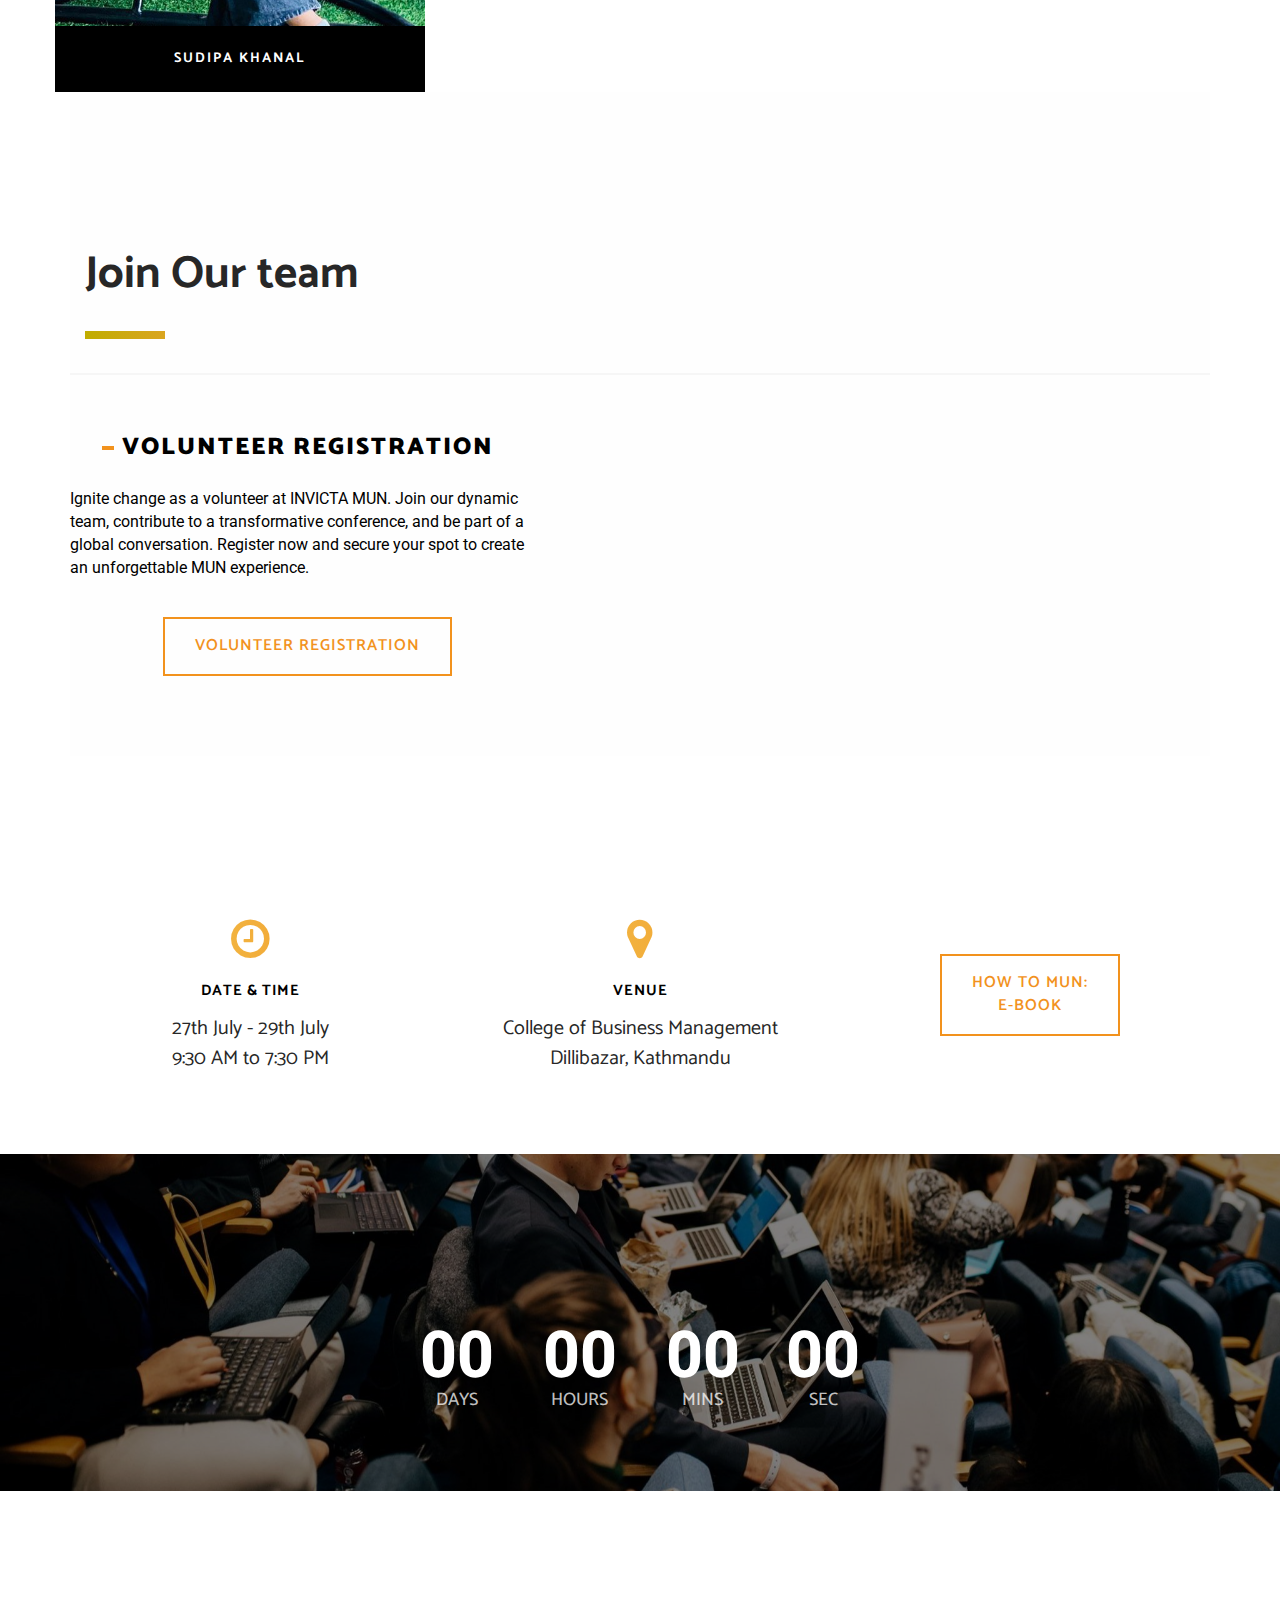
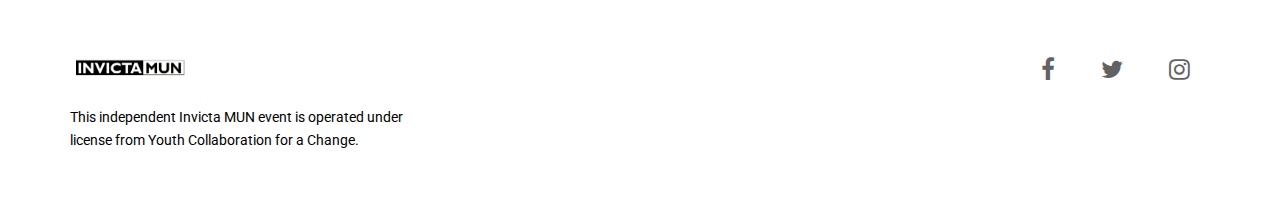
<file: our-team/index.html>
<!DOCTYPE html>
<!--[if lt IE 7]>      <html class="no-js lt-ie9 lt-ie8 lt-ie7" lang="en"> <![endif]-->
<!--[if IE 7]>         <html class="no-js lt-ie9 lt-ie8" lang="en"> <![endif]-->
<!--[if IE 8]>         <html class="no-js lt-ie9" lang="en"> <![endif]-->
<!--[if gt IE 8]><!-->
<html class="no-js" lang="en">
<!--<![endif]-->

<head>
  <meta charset="utf-8">
  <meta name="viewport" content="width=device-width, initial-scale=1.0, maximum-scale=1">
  <meta http-equiv="X-UA-Compatible" content="IE=edge">

  <!-- Title, icon, description and keywords -->
  <title>Our Team</title>
  <link rel="shortcut icon" href="../res/images/logohead.ico">
  <meta name="description" content="MUNxInvicta: Unleash diplomacy's power. 27th July - 29th July 2023, College of Business Management, Dillibazar, Kathmandu.">
  <meta name="keywords" content="Invicta, MUN, Dillibazar, Kathmandu, event, talks">

  <!-- Social media tags -->
  <!-- Open Graph -->
  <meta property="og:title" content="INVICTA MUN">
  <meta property="og:description" content="Diplomacy Redefined. 27th July - 29th July 2023, at College of Business Management, Dillibazar, Kathmandu.">
  <meta property="og:image" content="https://invictamun.com/res/images/logos/light-social.png">
  <meta property="og:url" content="https://invictamun.com/">
  <!-- Twitter -->
  <meta name="twitter:card" content="summary_large_image">
  <meta name="twitter:site" content="@invicta_mun">
  <!-- Google+ -->
  <meta itemprop="name" content="INVICTA MUN">
  <meta itemprop="description" content="MUNxInvicta: Unleash diplomacy's power. 27th July - 29th July 2023, College of Business Management, Dillibazar, Kathmandu.">
  <meta itemprop="image" content="https://invictamun.com/res/images/logos/light-social.png">

  <!-- Browser themes -->
  <meta name="theme-color" content="#000">

  <!-- Bootstrap -->
  <link rel="stylesheet" href="../res/css/bootstrap.min.css">

  <!-- Font Icons -->
  <link rel="stylesheet" href="../res/css/font-awesome.min.css">

  <!-- Plugins -->
  <link rel="stylesheet" href="../res/css/flickity.min.css">
  <link rel="stylesheet" href="../res/css/magnific-popup.css">

  <!-- Main styles -->
  <link rel="stylesheet" href="../res/css/main.css">
  <link rel="stylesheet" href="../res/css/style.css">

  <!-- Color skin -->
  <link rel="stylesheet" href="../res/css/color_red.css">

  <!-- Modernizr JS for IE8 support of HTML5 elements and media queries -->
  <!--[if lt IE 8]>
  <script src="../res/js/modernizr.min.js"></script>
  <![endif]-->
</head>

<body id="page-top">
  <!-- Navigation Start -->
  <nav id="navigation" class="navbar shrink navbar-fixed-top">
    <div class="container">
      <div class="row">
        <div class="navbar-header col-lg-3">
          <button type="button" class="navbar-toggle collapsed" data-toggle="collapse" data-target="#navbar">
            <span class="sr-only">Toggle navigation</span>
            <span class="icon-bar"></span>
            <span class="icon-bar"></span>
            <span class="icon-bar"></span>
          </button>

          <a class="navbar-brand font-family-alt letter-spacing-1 text-extra-large text-uppercase" href="../index.html">
            <img class="logo-navbar-dark" src="../res/images/logos/dark.png" alt="INVICTA MUN"/>
            <img class="logo-navbar-white" src="../res/images/logos/light.png" alt="INVICTA MUN"/>
          </a>
        </div>
        <!-- //.navbar-header -->

        <div id="navbar" class="navbar-collapse collapse col-lg-9 pull-right">
          <ul class="nav navbar-nav font-family-alt letter-spacing-1 text-uppercase font-weight-700">
            <li><a href="../index.html" class="page-scroll">About</a></li>
            <li><a href="#page-top" class="line-height-unset">Our Team</a></li>
            <li><a href="../committees/index.html" class="line-height-unset">Committees</a></li>
            <li><a href="../highlights/index.html" class="line-height-unset">Program Highlights</a></li>
            <li><a href="../sponsors/index.html" class="line-height-unset">Sponsors</a></li>
            <li><a href="../contact/index.html" class="line-height-unset">Contact Us</a></li>
            <li class="bg-base-color">
              <a href="../register/index.html" class="line-height-unset width-100">
                Register
              </a>
            </li>
          </ul>
        </div>
        <!-- //.navbar-collapse -->
      </div>
      <!-- //.row -->
    </div>
    <!-- //.container -->
  </nav>
  <!-- //Navigation End -->



  <!-- Section - Team Start -->
  <section id="team" class="bg-white">
    <div class="container">
      <div class="row no-padding-rl no-padding-top padding-4">
        <div class="col-md-12">
          <h2 class="font-family-alt font-weight-700 sm-title-large title-extra-large-2 text-gray-dark-2">
            Our Team
          </h2>
          <span class="bg-base-color xs-margin-6 xs-no-margin-rl margin-3 no-margin-rl no-margin-bottom separator-line-extra-thick-long"></span>
        </div>
        <!-- //.col-md-10 -->
      </div>
      <!-- //.row -->

      <div class="col-md-8 col-md-offset-2 text-center">
        <h3 class="font-family-alt font-weight-700 letter-spacing-2 text-uppercase xs-title-small title-medium title-sideline-base-color">
          Advisory Board of Invicta
        </h3>
        <p class="margin-5 no-margin-rl text-gray-dark-2">
          Our Advisory Board comprises esteemed individuals with a wealth of expertise in international relations, diplomacy, and global affairs. They provide valuable guidance and insights to the INVICTA MUN team, ensuring the conference's success in fostering meaningful dialogue and shaping future leaders. Their invaluable contributions make INVICTA MUN a truly exceptional and transformative experience.    </p>
      </div>
    
      
      <!-- Speaker Box Start -->
      <div class="features-box speaker-box col-sm-6 col-md-4">
        <div class="overflow-hidden position-relative width-100">
          <div class="img-wrapper">
            <img src="../res/images/team/advisary/anish.jpeg" alt=""/>
          </div>
          <!-- //.img-wrapper -->
    
          <div class="bg-black no-padding-rl padding-6 position-relative text-center">
            <span class="display-block font-family-alt font-weight-700 letter-spacing-2 text-white text-medium text-uppercase">
              Anish Lamichhane
            </span>
          </div>
          <!-- //.bg-black -->
    
          <div class="ease height-100 padding-2 position-absolute position-top position-left show-on-hover width-100">
            <div class="bg-hover-base-color height-100 width-100">
              <div class="display-table height-100 width-100">
                <div class="display-table-cell no-padding-tb padding-11 vertical-align-middle text-uppercase text-white">
                  <span class="display-block font-family-alt letter-spacing-1 title-small">
                    Anish Lamichhane
                  </span>
                  <br>
                  <span class="display-block font-weight-700 letter-spacing-1 text-medium">
                    Founder and Chief Advisor
                  </span>
                </div>
                <!-- //.display-table-cell -->
              </div>
              <!-- //.display-table -->
            </div>
            <!-- //.bg-base-color -->
          </div>
          <!-- //.ease -->
        </div>
        <!-- //.overflow-hidden -->
      </div>
      <!-- //Speaker Box End -->




      <!-- Speaker Box Start -->
      <div class="features-box speaker-box col-sm-6 col-md-4">
        <div class="overflow-hidden position-relative width-100">
          <div class="img-wrapper">
            <img src="../res/images/team/advisary/bijay.jpeg" alt=""/>
          </div>
          <!-- //.img-wrapper -->
    
          <div class="bg-black no-padding-rl padding-6 position-relative text-center">
            <span class="display-block font-family-alt font-weight-700 letter-spacing-2 text-white text-medium text-uppercase">
              Bijaya Acharya
            </span>
          </div>
          <!-- //.bg-black -->
    
          <div class="ease height-100 padding-2 position-absolute position-top position-left show-on-hover width-100">
            <div class="bg-hover-base-color height-100 width-100">
              <div class="display-table height-100 width-100">
                <div class="display-table-cell no-padding-tb padding-11 vertical-align-middle text-uppercase text-white">
                  <span class="display-block font-family-alt letter-spacing-1 title-small">
                    Bijaya Acharya
                  </span>
                  <br>
                  <span class="display-block font-weight-700 letter-spacing-1 text-medium">
                    Founder and Advisor
                  </span>
                </div>
                <!-- //.display-table-cell -->
              </div>
              <!-- //.display-table -->
            </div>
            <!-- //.bg-base-color -->
          </div>
          <!-- //.ease -->
        </div>
        <!-- //.overflow-hidden -->
      </div>
      <!-- //Speaker Box End -->




      <!-- Speaker Box Start -->
      <div class="features-box speaker-box col-sm-6 col-md-4">
        <div class="overflow-hidden position-relative width-100">
          <div class="img-wrapper">
            <img src="../res/images/team/advisary/jevis.jpeg" alt=""/>
          </div>
          <!-- //.img-wrapper -->
    
          <div class="bg-black no-padding-rl padding-6 position-relative text-center">
            <span class="display-block font-family-alt font-weight-700 letter-spacing-2 text-white text-medium text-uppercase">
              Jevis Beesta
            </span>
          </div>
          <!-- //.bg-black -->
    
          <div class="ease height-100 padding-2 position-absolute position-top position-left show-on-hover width-100">
            <div class="bg-hover-base-color height-100 width-100">
              <div class="display-table height-100 width-100">
                <div class="display-table-cell no-padding-tb padding-11 vertical-align-middle text-uppercase text-white">
                  <span class="display-block font-family-alt letter-spacing-1 title-small">
                    Jevis Beesta
                  </span>
                  <br>
                  <span class="display-block font-weight-700 letter-spacing-1 text-medium">
                    Founder and Advisor
                  </span>
                </div>
                <!-- //.display-table-cell -->
              </div>
              <!-- //.display-table -->
            </div>
            <!-- //.bg-base-color -->
          </div>
          <!-- //.ease -->
        </div>
        <!-- //.overflow-hidden -->
      </div>
      <!-- //Speaker Box End -->




      <!-- Speaker Box Start -->
      <div class="features-box speaker-box col-sm-6 col-md-4">
        <div class="overflow-hidden position-relative width-100">
          <div class="img-wrapper">
            <img src="../res/images/team/advisary/reshita.jpeg" alt=""/>
          </div>
          <!-- //.img-wrapper -->
    
          <div class="bg-black no-padding-rl padding-6 position-relative text-center">
            <span class="display-block font-family-alt font-weight-700 letter-spacing-2 text-white text-medium text-uppercase">
              Reeshita Shrestha
            </span>
          </div>
          <!-- //.bg-black -->
    
          <div class="ease height-100 padding-2 position-absolute position-top position-left show-on-hover width-100">
            <div class="bg-hover-base-color height-100 width-100">
              <div class="display-table height-100 width-100">
                <div class="display-table-cell no-padding-tb padding-11 vertical-align-middle text-uppercase text-white">
                  <span class="display-block font-family-alt letter-spacing-1 title-small">
                    Reeshita Shrestha
                  </span>
                  <br>
                  <span class="display-block font-weight-700 letter-spacing-1 text-medium">
                    Advisor
                  </span>
                </div>
                <!-- //.display-table-cell -->
              </div>
              <!-- //.display-table -->
            </div>
            <!-- //.bg-base-color -->
          </div>
          <!-- //.ease -->
        </div>
        <!-- //.overflow-hidden -->
      </div>
      <!-- //Speaker Box End -->




      <!-- Speaker Box Start -->
      <div class="features-box speaker-box col-sm-6 col-md-4">
        <div class="overflow-hidden position-relative width-100">
          <div class="img-wrapper">
            <img src="../res/images/team/advisary/sneha.jpeg" alt=""/>
          </div>
          <!-- //.img-wrapper -->
    
          <div class="bg-black no-padding-rl padding-6 position-relative text-center">
            <span class="display-block font-family-alt font-weight-700 letter-spacing-2 text-white text-medium text-uppercase">
              Sneha Bhatta
            </span>
          </div>
          <!-- //.bg-black -->
    
          <div class="ease height-100 padding-2 position-absolute position-top position-left show-on-hover width-100">
            <div class="bg-hover-base-color height-100 width-100">
              <div class="display-table height-100 width-100">
                <div class="display-table-cell no-padding-tb padding-11 vertical-align-middle text-uppercase text-white">
                  <span class="display-block font-family-alt letter-spacing-1 title-small">
                    Sneha Bhatta
                  </span>
                  <br>
                  <span class="display-block font-weight-700 letter-spacing-1 text-medium">
                    Advisor
                  </span>
                </div>
                <!-- //.display-table-cell -->
              </div>
              <!-- //.display-table -->
            </div>
            <!-- //.bg-base-color -->
          </div>
          <!-- //.ease -->
        </div>
        <!-- //.overflow-hidden -->
      </div>
      <!-- //Speaker Box End -->
    

     









<div class="row padding-8 no-padding-rl no-padding-bottom">
  




</div>
<!-- //.row -->

<div class="row padding-8 no-padding-rl no-padding-bottom">
  <div class="col-md-8 col-md-offset-2 text-center">
    <h3 class="font-family-alt font-weight-700 letter-spacing-2 text-uppercase xs-title-small title-medium title-sideline-base-color">
      Organization Representative
    </h3>
    <p class="margin-5 no-margin-rl text-gray-dark-2">
      The Organization Representative of Youth Collaboration for a Change is a crucial link between our conference and external organizations. They establish and nurture partnerships, ensuring meaningful collaborations and participation. Their dedication and expertise contribute to the success of Invicta MUN in creating a platform for impactful global engagement and fostering diplomatic relations.
    </p>
  </div>

  

  <!-- Speaker Box Start -->
  <div class="features-box speaker-box col-sm-6 col-md-4">
    <div class="overflow-hidden position-relative width-100">
      <div class="img-wrapper">
        <img src="../res/images/team/rep/sankalpa.jpeg" alt=""/>
      </div>
      <!-- //.img-wrapper -->

      <div class="bg-black no-padding-rl padding-6 position-relative text-center">
        <span class="display-block font-family-alt font-weight-700 letter-spacing-2 text-white text-medium text-uppercase">
          Sankalpa Kandel
        </span>
      </div>
      <!-- //.bg-black -->

      <div class="ease height-100 padding-2 position-absolute position-top position-left show-on-hover width-100">
        <div class="bg-hover-base-color height-100 width-100">
          <div class="display-table height-100 width-100">
            <div class="display-table-cell no-padding-tb padding-11 vertical-align-middle text-uppercase text-white">
              <span class="display-block font-family-alt letter-spacing-1 title-small">
                Sankalpa Kandel
              </span>
              <br>
              <span class="display-block font-weight-700 letter-spacing-1 text-medium">
                General Secretary of Youth Collaboration for a Change
              </span>
            </div>
            <!-- //.display-table-cell -->
          </div>
          <!-- //.display-table -->
        </div>
        <!-- //.bg-base-color -->
      </div>
      <!-- //.ease -->
    </div>
    <!-- //.overflow-hidden -->
  </div>
  <!-- //Speaker Box End -->


  <!-- Speaker Box Start -->
  <div class="features-box speaker-box col-sm-6 col-md-4">
    <div class="overflow-hidden position-relative width-100">
      <div class="img-wrapper">
        <img src="../res/images/team/rep/sushan.jpeg" alt=""/>
      </div>
      <!-- //.img-wrapper -->

      <div class="bg-black no-padding-rl padding-6 position-relative text-center">
        <span class="display-block font-family-alt font-weight-700 letter-spacing-2 text-white text-medium text-uppercase">
          Sushan Tamarakar
        </span>
      </div>
      <!-- //.bg-black -->

      <div class="ease height-100 padding-2 position-absolute position-top position-left show-on-hover width-100">
        <div class="bg-hover-base-color height-100 width-100">
          <div class="display-table height-100 width-100">
            <div class="display-table-cell no-padding-tb padding-11 vertical-align-middle text-uppercase text-white">
              <span class="display-block font-family-alt letter-spacing-1 title-small">
                Sushan
              </span>
              <br>
              <span class="display-block font-weight-700 letter-spacing-1 text-medium">
                President of Youth Collaboration for a Change
              </span>
            </div>
            <!-- //.display-table-cell -->
          </div>
          <!-- //.display-table -->
        </div>
        <!-- //.bg-base-color -->
      </div>
      <!-- //.ease -->
    </div>
    <!-- //.overflow-hidden -->
  </div>
  <!-- //Speaker Box End -->


  
  
</div>
<!-- //.row -->











      <div class="row padding-8 no-padding-rl no-padding-bottom">
  




      </div>
      <!-- //.row -->

      <div class="row padding-8 no-padding-rl no-padding-bottom">
        <div class="col-md-8 col-md-offset-2 text-center">
          <h3 class="font-family-alt font-weight-700 letter-spacing-2 text-uppercase xs-title-small title-medium title-sideline-base-color">
            Organizing Committee
          </h3>
          <p class="margin-5 no-margin-rl text-gray-dark-2">
            The MUN Organising Committee takes charge of orchestrating the prestigious INVICTA MUN event. Their meticulous planning, coordination, and attention to detail ensure a seamless conference experience. With expertise in logistics, scheduling, and delegate engagement, they create an unforgettable platform for meaningful diplomacy and global discourse.
          </p>
        </div>

        <!-- Speaker Box Start -->
        <div class="features-box speaker-box col-sm-6 col-md-4">
          <div class="overflow-hidden position-relative width-100">
            <div class="img-wrapper">
              <img src="../res/images/team/oc/yashodeep.jpeg" alt=""/>
            </div>
            <!-- //.img-wrapper -->

            <div class="bg-black no-padding-rl padding-6 position-relative text-center">
              <span class="display-block font-family-alt font-weight-700 letter-spacing-2 text-white text-medium text-uppercase">
                Yashodeep Basnet
              </span>
            </div>
            <!-- //.bg-black -->

            <div class="ease height-100 padding-2 position-absolute position-top position-left show-on-hover width-100">
              <div class="bg-hover-base-color height-100 width-100">
                <div class="display-table height-100 width-100">
                  <div class="display-table-cell no-padding-tb padding-11 vertical-align-middle text-uppercase text-white">
                    <span class="display-block font-family-alt letter-spacing-1 title-small">
                      Yashodeep Basnet
                    </span>
                    <br>
                    <span class="display-block font-weight-700 letter-spacing-1 text-medium">
                      Founder and Secretary General
                    </span>
                  </div>
                  <!-- //.display-table-cell -->
                </div>
                <!-- //.display-table -->
              </div>
              <!-- //.bg-base-color -->
            </div>
            <!-- //.ease -->
          </div>
          <!-- //.overflow-hidden -->
        </div>
        <!-- //Speaker Box End -->

        

        
<!-- Speaker Box Start -->
<div class="features-box speaker-box col-sm-6 col-md-4">
  <div class="overflow-hidden position-relative width-100">
    <div class="img-wrapper">
      <img src="../res/images/team/oc/rekha.jpeg" alt=""/>
    </div>
    <!-- //.img-wrapper -->

    <div class="bg-black no-padding-rl padding-6 position-relative text-center">
      <span class="display-block font-family-alt font-weight-700 letter-spacing-2 text-white text-medium text-uppercase">
        Rekha Wagle
      </span>
    </div>
    <!-- //.bg-black -->

    <div class="ease height-100 padding-2 position-absolute position-top position-left show-on-hover width-100">
      <div class="bg-hover-base-color height-100 width-100">
        <div class="display-table height-100 width-100">
          <div class="display-table-cell no-padding-tb padding-11 vertical-align-middle text-uppercase text-white">
            <span class="display-block font-family-alt letter-spacing-1 title-small">
              Rekha Wagle
            </span>
            <br>
            <span class="display-block font-weight-700 letter-spacing-1 text-medium">
              Deputy Secretary General 
            </span>
          </div>
          <!-- //.display-table-cell -->
        </div>
        <!-- //.display-table -->
      </div>
      <!-- //.bg-base-color -->
    </div>
    <!-- //.ease -->
  </div>
  <!-- //.overflow-hidden -->
</div>
<!-- //Speaker Box End -->




<!-- Speaker Box Start -->
<div class="features-box speaker-box col-sm-6 col-md-4">
  <div class="overflow-hidden position-relative width-100">
    <div class="img-wrapper">
      <img src="../res/images/team/oc/rajshree.jpeg" alt=""/>
    </div>
    <!-- //.img-wrapper -->

    <div class="bg-black no-padding-rl padding-6 position-relative text-center">
      <span class="display-block font-family-alt font-weight-700 letter-spacing-2 text-white text-medium text-uppercase">
        Rajshree Tandukar
      </span>
    </div>
    <!-- //.bg-black -->

    <div class="ease height-100 padding-2 position-absolute position-top position-left show-on-hover width-100">
      <div class="bg-hover-base-color height-100 width-100">
        <div class="display-table height-100 width-100">
          <div class="display-table-cell no-padding-tb padding-11 vertical-align-middle text-uppercase text-white">
            <span class="display-block font-family-alt letter-spacing-1 title-small">
              Rajshree Tandukar
            </span>
            <br>
            <span class="display-block font-weight-700 letter-spacing-1 text-medium">
              Director General
            </span>
          </div>
          <!-- //.display-table-cell -->
        </div>
        <!-- //.display-table -->
      </div>
      <!-- //.bg-base-color -->
    </div>
    <!-- //.ease -->
  </div>
  <!-- //.overflow-hidden -->
</div>
<!-- //Speaker Box End -->



<!-- Speaker Box Start -->
<div class="features-box speaker-box col-sm-6 col-md-4">
  <div class="overflow-hidden position-relative width-100">
    <div class="img-wrapper">
      <img src="../res/images/team/oc/nikita.jpg" alt=""/>
    </div>
    <!-- //.img-wrapper -->

    <div class="bg-black no-padding-rl padding-6 position-relative text-center">
      <span class="display-block font-family-alt font-weight-700 letter-spacing-2 text-white text-medium text-uppercase">
        Nikita Adhikari
      </span>
    </div>
    <!-- //.bg-black -->

    <div class="ease height-100 padding-2 position-absolute position-top position-left show-on-hover width-100">
      <div class="bg-hover-base-color height-100 width-100">
        <div class="display-table height-100 width-100">
          <div class="display-table-cell no-padding-tb padding-11 vertical-align-middle text-uppercase text-white">
            <span class="display-block font-family-alt letter-spacing-1 title-small">
              Nikita Adhikari
            </span>
            <br>
            <span class="display-block font-weight-700 letter-spacing-1 text-medium">
              Assistant Director General 
            </span>
          </div>
          <!-- //.display-table-cell -->
        </div>
        <!-- //.display-table -->
      </div>
      <!-- //.bg-base-color -->
    </div>
    <!-- //.ease -->
  </div>
  <!-- //.overflow-hidden -->
</div>
<!-- //Speaker Box End -->






<!-- Speaker Box Start -->
<div class="features-box speaker-box col-sm-6 col-md-4">
  <div class="overflow-hidden position-relative width-100">
    <div class="img-wrapper">
      <img src="../res/images/team/oc/kriti.jpeg" alt=""/>
    </div>
    <!-- //.img-wrapper -->

    <div class="bg-black no-padding-rl padding-6 position-relative text-center">
      <span class="display-block font-family-alt font-weight-700 letter-spacing-2 text-white text-medium text-uppercase">
        Kriti Pandey
      </span>
    </div>
    <!-- //.bg-black -->

    <div class="ease height-100 padding-2 position-absolute position-top position-left show-on-hover width-100">
      <div class="bg-hover-base-color height-100 width-100">
        <div class="display-table height-100 width-100">
          <div class="display-table-cell no-padding-tb padding-11 vertical-align-middle text-uppercase text-white">
            <span class="display-block font-family-alt letter-spacing-1 title-small">
              Kriti Pandey
            </span>
            <br>
            <span class="display-block font-weight-700 letter-spacing-1 text-medium">
              Coordinator
            </span>
          </div>
          <!-- //.display-table-cell -->
        </div>
        <!-- //.display-table -->
      </div>
      <!-- //.bg-base-color -->
    </div>
    <!-- //.ease -->
  </div>
  <!-- //.overflow-hidden -->
</div>
<!-- //Speaker Box End -->








<!-- Speaker Box Start -->
<div class="features-box speaker-box col-sm-6 col-md-4">
  <div class="overflow-hidden position-relative width-100">
    <div class="img-wrapper">
      <img src="../res/images/team/oc/kumkum.jpeg" alt=""/>
    </div>
    <!-- //.img-wrapper -->

    <div class="bg-black no-padding-rl padding-6 position-relative text-center">
      <span class="display-block font-family-alt font-weight-700 letter-spacing-2 text-white text-medium text-uppercase">
        KumKum Chaudhary
      </span>
    </div>
    <!-- //.bg-black -->

    <div class="ease height-100 padding-2 position-absolute position-top position-left show-on-hover width-100">
      <div class="bg-hover-base-color height-100 width-100">
        <div class="display-table height-100 width-100">
          <div class="display-table-cell no-padding-tb padding-11 vertical-align-middle text-uppercase text-white">
            <span class="display-block font-family-alt letter-spacing-1 title-small">
              KumKum Chaudhary
            </span>
            <br>
            <span class="display-block font-weight-700 letter-spacing-1 text-medium">
              Charge D Affairs
            </span>
          </div>
          <!-- //.display-table-cell -->
        </div>
        <!-- //.display-table -->
      </div>
      <!-- //.bg-base-color -->
    </div>
    <!-- //.ease -->
  </div>
  <!-- //.overflow-hidden -->
</div>
<!-- //Speaker Box End -->




<!-- Speaker Box Start -->
<div class="features-box speaker-box col-sm-6 col-md-4">
  <div class="overflow-hidden position-relative width-100">
    <div class="img-wrapper">
      <img src="../res/images/team/oc/sujan.jpg" alt=""/>
    </div>
    <!-- //.img-wrapper -->

    <div class="bg-black no-padding-rl padding-6 position-relative text-center">
      <span class="display-block font-family-alt font-weight-700 letter-spacing-2 text-white text-medium text-uppercase">
        Sujan Prasad Pandey
      </span>
    </div>
    <!-- //.bg-black -->

    <div class="ease height-100 padding-2 position-absolute position-top position-left show-on-hover width-100">
      <div class="bg-hover-base-color height-100 width-100">
        <div class="display-table height-100 width-100">
          <div class="display-table-cell no-padding-tb padding-11 vertical-align-middle text-uppercase text-white">
            <span class="display-block font-family-alt letter-spacing-1 title-small">
              Sujan Prasad Pandey
            </span>
            <br>
            <span class="display-block font-weight-700 letter-spacing-1 text-medium">
              Head of IT and Marketing
            </span>
          </div>
          <!-- //.display-table-cell -->
        </div>
        <!-- //.display-table -->
      </div>
      <!-- //.bg-base-color -->
    </div>
    <!-- //.ease -->
  </div>
  <!-- //.overflow-hidden -->
</div>
<!-- //Speaker Box End -->







<!-- Speaker Box Start -->
<div class="features-box speaker-box col-sm-6 col-md-4">
  <div class="overflow-hidden position-relative width-100">
    <div class="img-wrapper">
      <img src="../res/images/team/oc/abhishek.jpeg" alt=""/>
    </div>
    <!-- //.img-wrapper -->

    <div class="bg-black no-padding-rl padding-6 position-relative text-center">
      <span class="display-block font-family-alt font-weight-700 letter-spacing-2 text-white text-medium text-uppercase">
        Abhishek Kaini
      </span>
    </div>
    <!-- //.bg-black -->

    <div class="ease height-100 padding-2 position-absolute position-top position-left show-on-hover width-100">
      <div class="bg-hover-base-color height-100 width-100">
        <div class="display-table height-100 width-100">
          <div class="display-table-cell no-padding-tb padding-11 vertical-align-middle text-uppercase text-white">
            <span class="display-block font-family-alt letter-spacing-1 title-small">
              Abhishek Kaini
            </span>
            <br>
            <span class="display-block font-weight-700 letter-spacing-1 text-medium">
              Head of Volunteers
            </span>
          </div>
          <!-- //.display-table-cell -->
        </div>
        <!-- //.display-table -->
      </div>
      <!-- //.bg-base-color -->
    </div>
    <!-- //.ease -->
  </div>
  <!-- //.overflow-hidden -->
</div>
<!-- //Speaker Box End -->

        


        
 


<div class="row padding-8 no-padding-rl no-padding-bottom">
  




      </div>
      <!-- //.row -->

      <div class="row padding-8 no-padding-rl no-padding-bottom">
        <div class="col-md-8 col-md-offset-2 text-center">
          <h3 class="font-family-alt font-weight-700 letter-spacing-2 text-uppercase xs-title-small title-medium title-sideline-base-color">
            Volunteers Team
          </h3>
          <p class="margin-5 no-margin-rl text-gray-dark-2">
            INVICTA MUN volunteers embody the spirit of service, supporting the organizing committee in various tasks. Their passion, commitment, and teamwork contribute to a transformative conference experience for delegates and participants.
          </p>
        </div>

        


        <!-- Speaker Box Start -->
        <div class="features-box speaker-box col-sm-6 col-md-4">
          <div class="overflow-hidden position-relative width-100">
            <div class="img-wrapper">
              <img src="../res/images/team/volunteers/sudarsan.jpg" alt=""/>
            </div>
            <!-- //.img-wrapper -->

            <div class="bg-black no-padding-rl padding-6 position-relative text-center">
              <span class="display-block font-family-alt font-weight-700 letter-spacing-2 text-white text-medium text-uppercase">
                Sudarsan Thakur
              </span>
            </div>
            <!-- //.bg-black -->

            <div class="ease height-100 padding-2 position-absolute position-top position-left show-on-hover width-100">
              <div class="bg-hover-base-color height-100 width-100">
                <div class="display-table height-100 width-100">
                  <div class="display-table-cell no-padding-tb padding-11 vertical-align-middle text-uppercase text-white">
                    <span class="display-block font-family-alt letter-spacing-1 title-small">
                      Sudarsan Thakur
                    </span>
                    <br>
                    <span class="display-block font-weight-700 letter-spacing-1 text-medium">
                      Volunteer Coordinator
                    </span>
                  </div>
                  <!-- //.display-table-cell -->
                </div>
                <!-- //.display-table -->
              </div>
              <!-- //.bg-base-color -->
            </div>
            <!-- //.ease -->
          </div>
          <!-- //.overflow-hidden -->
        </div>
        <!-- //Speaker Box End -->


        


        <!-- Speaker Box Start -->
        <div class="features-box speaker-box col-sm-6 col-md-4">
          <div class="overflow-hidden position-relative width-100">
            <div class="img-wrapper">
              <img src="../res/images/team/volunteers/aayusha.jpg" alt=""/>
            </div>
            <!-- //.img-wrapper -->

            <div class="bg-black no-padding-rl padding-6 position-relative text-center">
              <span class="display-block font-family-alt font-weight-700 letter-spacing-2 text-white text-medium text-uppercase">
                Aayusha Kaini
              </span>
            </div>
            <!-- //.bg-black -->

            <div class="ease height-100 padding-2 position-absolute position-top position-left show-on-hover width-100">
              <div class="bg-hover-base-color height-100 width-100">
                <div class="display-table height-100 width-100">
                  <div class="display-table-cell no-padding-tb padding-11 vertical-align-middle text-uppercase text-white">
                    <span class="display-block font-family-alt letter-spacing-1 title-small">
                      Aayusha Kaini
                    </span>
                    <br>
                    <span class="display-block font-weight-700 letter-spacing-1 text-medium">
                      Volunteer
                    </span>
                  </div>
                  <!-- //.display-table-cell -->
                </div>
                <!-- //.display-table -->
              </div>
              <!-- //.bg-base-color -->
            </div>
            <!-- //.ease -->
          </div>
          <!-- //.overflow-hidden -->
        </div>
        <!-- //Speaker Box End -->





        <!-- Speaker Box Start -->
        <div class="features-box speaker-box col-sm-6 col-md-4">
          <div class="overflow-hidden position-relative width-100">
            <div class="img-wrapper">
              <img src="../res/images/team/volunteers/albina.jpg" alt=""/>
            </div>
            <!-- //.img-wrapper -->

            <div class="bg-black no-padding-rl padding-6 position-relative text-center">
              <span class="display-block font-family-alt font-weight-700 letter-spacing-2 text-white text-medium text-uppercase">
                Albina Dulal
              </span>
            </div>
            <!-- //.bg-black -->

            <div class="ease height-100 padding-2 position-absolute position-top position-left show-on-hover width-100">
              <div class="bg-hover-base-color height-100 width-100">
                <div class="display-table height-100 width-100">
                  <div class="display-table-cell no-padding-tb padding-11 vertical-align-middle text-uppercase text-white">
                    <span class="display-block font-family-alt letter-spacing-1 title-small">
                      Albina Dulal
                    </span>
                    <br>
                    <span class="display-block font-weight-700 letter-spacing-1 text-medium">
                      Volunteer
                    </span>
                  </div>
                  <!-- //.display-table-cell -->
                </div>
                <!-- //.display-table -->
              </div>
              <!-- //.bg-base-color -->
            </div>
            <!-- //.ease -->
          </div>
          <!-- //.overflow-hidden -->
        </div>
        <!-- //Speaker Box End -->




        <!-- Speaker Box Start -->
        <div class="features-box speaker-box col-sm-6 col-md-4">
          <div class="overflow-hidden position-relative width-100">
            <div class="img-wrapper">
              <img src="../res/images/team/volunteers/nilam.jpg" alt=""/>
            </div>
            <!-- //.img-wrapper -->

            <div class="bg-black no-padding-rl padding-6 position-relative text-center">
              <span class="display-block font-family-alt font-weight-700 letter-spacing-2 text-white text-medium text-uppercase">
                Nilam Gautam
              </span>
            </div>
            <!-- //.bg-black -->

            <div class="ease height-100 padding-2 position-absolute position-top position-left show-on-hover width-100">
              <div class="bg-hover-base-color height-100 width-100">
                <div class="display-table height-100 width-100">
                  <div class="display-table-cell no-padding-tb padding-11 vertical-align-middle text-uppercase text-white">
                    <span class="display-block font-family-alt letter-spacing-1 title-small">
                      Nilam Gautam
                    </span>
                    <br>
                    <span class="display-block font-weight-700 letter-spacing-1 text-medium">
                      Volunteer
                    </span>
                  </div>
                  <!-- //.display-table-cell -->
                </div>
                <!-- //.display-table -->
              </div>
              <!-- //.bg-base-color -->
            </div>
            <!-- //.ease -->
          </div>
          <!-- //.overflow-hidden -->
        </div>
        <!-- //Speaker Box End -->




        <!-- Speaker Box Start -->
        <div class="features-box speaker-box col-sm-6 col-md-4">
          <div class="overflow-hidden position-relative width-100">
            <div class="img-wrapper">
              <img src="../res/images/team/volunteers/ritika.jpg" alt=""/>
            </div>
            <!-- //.img-wrapper -->

            <div class="bg-black no-padding-rl padding-6 position-relative text-center">
              <span class="display-block font-family-alt font-weight-700 letter-spacing-2 text-white text-medium text-uppercase">
                Ritika Rana Magar
              </span>
            </div>
            <!-- //.bg-black -->

            <div class="ease height-100 padding-2 position-absolute position-top position-left show-on-hover width-100">
              <div class="bg-hover-base-color height-100 width-100">
                <div class="display-table height-100 width-100">
                  <div class="display-table-cell no-padding-tb padding-11 vertical-align-middle text-uppercase text-white">
                    <span class="display-block font-family-alt letter-spacing-1 title-small">
                      Ritika Rana Magar
                    </span>
                    <br>
                    <span class="display-block font-weight-700 letter-spacing-1 text-medium">
                      Volunteer
                    </span>
                  </div>
                  <!-- //.display-table-cell -->
                </div>
                <!-- //.display-table -->
              </div>
              <!-- //.bg-base-color -->
            </div>
            <!-- //.ease -->
          </div>
          <!-- //.overflow-hidden -->
        </div>
        <!-- //Speaker Box End -->




        <!-- Speaker Box Start -->
        <div class="features-box speaker-box col-sm-6 col-md-4">
          <div class="overflow-hidden position-relative width-100">
            <div class="img-wrapper">
              <img src="../res/images/team/volunteers/subodh.jpeg" alt=""/>
            </div>
            <!-- //.img-wrapper -->

            <div class="bg-black no-padding-rl padding-6 position-relative text-center">
              <span class="display-block font-family-alt font-weight-700 letter-spacing-2 text-white text-medium text-uppercase">
                Subodh Sunwar
              </span>
            </div>
            <!-- //.bg-black -->

            <div class="ease height-100 padding-2 position-absolute position-top position-left show-on-hover width-100">
              <div class="bg-hover-base-color height-100 width-100">
                <div class="display-table height-100 width-100">
                  <div class="display-table-cell no-padding-tb padding-11 vertical-align-middle text-uppercase text-white">
                    <span class="display-block font-family-alt letter-spacing-1 title-small">
                      Subodh Sunwar
                    </span>
                    <br>
                    <span class="display-block font-weight-700 letter-spacing-1 text-medium">
                      Volunteer
                    </span>
                  </div>
                  <!-- //.display-table-cell -->
                </div>
                <!-- //.display-table -->
              </div>
              <!-- //.bg-base-color -->
            </div>
            <!-- //.ease -->
          </div>
          <!-- //.overflow-hidden -->
        </div>
        <!-- //Speaker Box End -->





        <!-- Speaker Box Start -->
        <div class="features-box speaker-box col-sm-6 col-md-4">
          <div class="overflow-hidden position-relative width-100">
            <div class="img-wrapper">
              <img src="../res/images/team/volunteers/sudipa .jpg" alt=""/>
            </div>
            <!-- //.img-wrapper -->

            <div class="bg-black no-padding-rl padding-6 position-relative text-center">
              <span class="display-block font-family-alt font-weight-700 letter-spacing-2 text-white text-medium text-uppercase">
                Sudipa Khanal
              </span>
            </div>
            <!-- //.bg-black -->

            <div class="ease height-100 padding-2 position-absolute position-top position-left show-on-hover width-100">
              <div class="bg-hover-base-color height-100 width-100">
                <div class="display-table height-100 width-100">
                  <div class="display-table-cell no-padding-tb padding-11 vertical-align-middle text-uppercase text-white">
                    <span class="display-block font-family-alt letter-spacing-1 title-small">
                      Sudipa Khanal
                    </span>
                    <br>
                    <span class="display-block font-weight-700 letter-spacing-1 text-medium">
                      Volunteer
                    </span>
                  </div>
                  <!-- //.display-table-cell -->
                </div>
                <!-- //.display-table -->
              </div>
              <!-- //.bg-base-color -->
            </div>
            <!-- //.ease -->
          </div>
          <!-- //.overflow-hidden -->
        </div>
        <!-- //Speaker Box End -->

        
        
      </div>
      <!-- //.row -->

      

      <div class="container d-flex justify-content-center">
        <!-- Section - Registration start -->
        <section id="registration" class="bg-white-2">
          <div class="container">
            <div class="row no-padding-rl">
              <div class="col-md-12">
                <h2 class="font-family-alt font-weight-700 sm-title-large title-extra-large-2 text-gray-dark-2">
                  Join Our team
                </h2>
                <span class="bg-base-color xs-margin-6 xs-no-margin-rl margin-3 no-margin-rl separator-line-extra-thick-long"></span>
              </div>
              <!-- //.col-md-12 -->
            </div>
            <!-- //.row -->
      </div>

            <span class="bg-gray-light-2 separator-line-full"></span>

            <div class="row margin-5 no-margin-rl no-margin-bottom">
              <div class="col-md-5 no-padding-rl">
                <div class="row text-center">
                  <h3 class="font-family-alt font-weight-900 letter-spacing-2 text-uppercase xs-title-small title-medium title-sideline-base-color">
                    Volunteer Registration
                  </h3>
                </div>
                <br>
                <p>
                  Ignite change as a volunteer at INVICTA MUN. Join our dynamic team, contribute to a transformative conference, and be part of a global conversation. Register now and secure your spot to create an unforgettable MUN experience.
                </p>
                <a href="https://forms.gle/qyfVjSTJ77aixLUK7" target="_blank">
                <div class="margin-8 no-margin-bottom no-margin-rl text-center">
                  <span class="btn btn-outline-base-color sm-btn-medium btn-large no-margin-rl">
                    Volunteer Registration
                  </span>
                </div>
              </a>
              </div>
              <!-- //.col-md-5 -->

              
            </div>
            <!-- //.row -->
          </div>
          <!-- //.container -->
        </section>
        <!-- //Section - Registration end -->
      </div>

      
  


  <!-- Section - Event banner start -->
  <section id="event-banner" class="bg-white pull-up">
    <div class="container">
      <div class="row">
        <div class="col-sm-4 text-center">
          <i class="fa fa-clock-o display-block text-base-color title-extra-large-2"></i>
          <span class="display-block font-family-alt font-weight-700 letter-spacing-1 margin-5 no-margin-bottom no-margin-rl text-large text-uppercase">
            Date &amp; Time
          </span>
          <p class="margin-3 font-family-alt no-margin-bottom no-margin-rl title-small text-gray-dark-2">
            27th July - 29th July <br>
            9:30 AM to 7:30 PM
          </p>
        </div>
        <!-- //.col-sm-4 -->

        <div class="col-sm-4 xs-margin-8 xs-no-margin-bottom xs-no-margin-rl text-center">
          <i class="fa fa-map-marker display-block text-base-color title-extra-large-2"></i>
          <span class="display-block font-family-alt font-weight-700 letter-spacing-1 margin-5 no-margin-bottom no-margin-rl text-large text-uppercase">
            Venue
          </span>
          <p class="margin-3 font-family-alt no-margin-bottom no-margin-rl title-small text-gray-dark-2">
            College of Business Management<br>
            Dillibazar, Kathmandu
          </p>
        </div>
        <!-- //.col-sm-4 -->

        <div id="banner-registration" class="col-sm-4 xs-margin-8 xs-no-margin-bottom xs-no-margin-rl text-center">
          <a href="../res/insider_guide.pdf" target="_blank" class="btn btn-outline-base-color sm-btn-medium btn-large no-margin-rl">
            <span>How to MUN:<br>E-book</span>
          </a>
        </div>
        <!-- //.col-sm-4 -->
      </div>
      <!-- //.row -->
    </div>
  </section>
  <!-- //Section - Event banner end -->



  <!-- Section - Parallax banner start -->
  <section id="home-bg-parallax" class="height-50 no-padding overflow-hidden width-100">
    <!-- BG Parallax -->
    <div class="bg-parallax bg-overlay-black-5 width-100"></div>

    <div class="display-table height-100 position-absolute position-top position-left width-100">
      <div class="display-table-cell vertical-align-middle">
        <div class="container">
          <div class="row">
            <div class="countdown-timer">
              <div class="days">
                <span class="value">00</span>
                <span class="label">DAYS</span>
              </div>
              <div class="hours">
                <span class="value">00</span>
                <span class="label">HOURS</span>
              </div>
              <div class="minutes">
                <span class="value">00</span>
                <span class="label">MINS</span>
              </div>
              <div class="seconds">
                <span class="value">00</span>
                <span class="label">SEC</span>
              </div>
            </div>
          </div>
          <!-- //.row -->
        </div>
        <!-- //.container -->
      </div>
      <!-- //.display-table-cell -->
    </div>
    <!-- //.display-table -->
  </section>
  <!-- //Section - Parallax banner end -->



  <!-- Footer Start -->
  <footer class="footer bg-white">
    <div class="container">
      <div class="row">
        <div class="col-sm-4">
          <div class="footer-logo xs-text-center">
            <img src="../res/images/logos/light.png" alt="INVICTA MUN">
          </div>
          <!-- //.footer-logo -->
          <p class="disclaimer xs-text-center">
            This independent Invicta MUN event is operated under license from Youth Collaboration for a Change.
          </p>
          <!-- //.disclaimer -->
        </div>
        <!-- //.col-sm-4 -->

        <div class="col-sm-8">
          <div class="footer-social text-right">
            <ul class="list-inline list-unstyled no-margin xs-text-center xs-title-small title-medium">
              <li><a href="https://www.facebook.com/invictamun" target="_blank"><i class="fa fa-facebook"></i></a></li>
              <li><a href="https://twitter.com/invicta_mun" target="_blank"><i class="fa fa-twitter"></i></a></li>
              <li><a href="https://www.instagram.com/_invicta.mun/" target="_blank"><i class="fa fa-instagram"></i></a></li>
            </ul>
          </div>
          <!-- //.footer-social -->
        </div>
        <!-- //.col-sm-8 -->
      </div>
      <!-- //.row -->
    </div>
    <!-- //.container -->
  </footer>
  <!-- //Footer End -->


  <!-- Scroll to top -->
  <a href="#page-top" class="page-scroll scroll-to-top"><i class="fa fa-angle-up"></i></a>


  <!-- jQuery -->
  <script src="../res/js/jquery.min.js"></script>

  <!-- Bootstrap -->
  <script src="../res/js/bootstrap.min.js"></script>

  <!-- Plugins -->
  <script src="../res/js/pace.min.js"></script>
  <script src="../res/js/debouncer.min.js"></script>
  <script src="../res/js/jquery.easing.min.js"></script>
  <script src="../res/js/jquery.inview.min.js"></script>
  <script src="../res/js/jquery.matchHeight.js"></script>
  <script src="../res/js/isotope.pkgd.min.js"></script>
  <script src="../res/js/imagesloaded.pkgd.min.js"></script>
  <script src="../res/js/flickity.pkgd.min.js"></script>
  <script src="../res/js/jquery.magnific-popup.min.js"></script>
  <script src="../res/js/jquery.validate.min.js"></script>

  <!-- BG Parallax JS -->
  <script src="../res/js/TweenMax.min.js"></script>
  <script src="../res/js/ScrollMagic.min.js"></script>
  <script src="../res/js/animation.gsap.min.js"></script>

  <!-- Theme -->
  <script src="../res/js/main.js"></script>

  <!-- Countdown -->
  <script src="../res/js/jquery.countdown.min.js"></script>
  <script src="../res/js/countdown.js"></script>

</body>

</html>
</file>
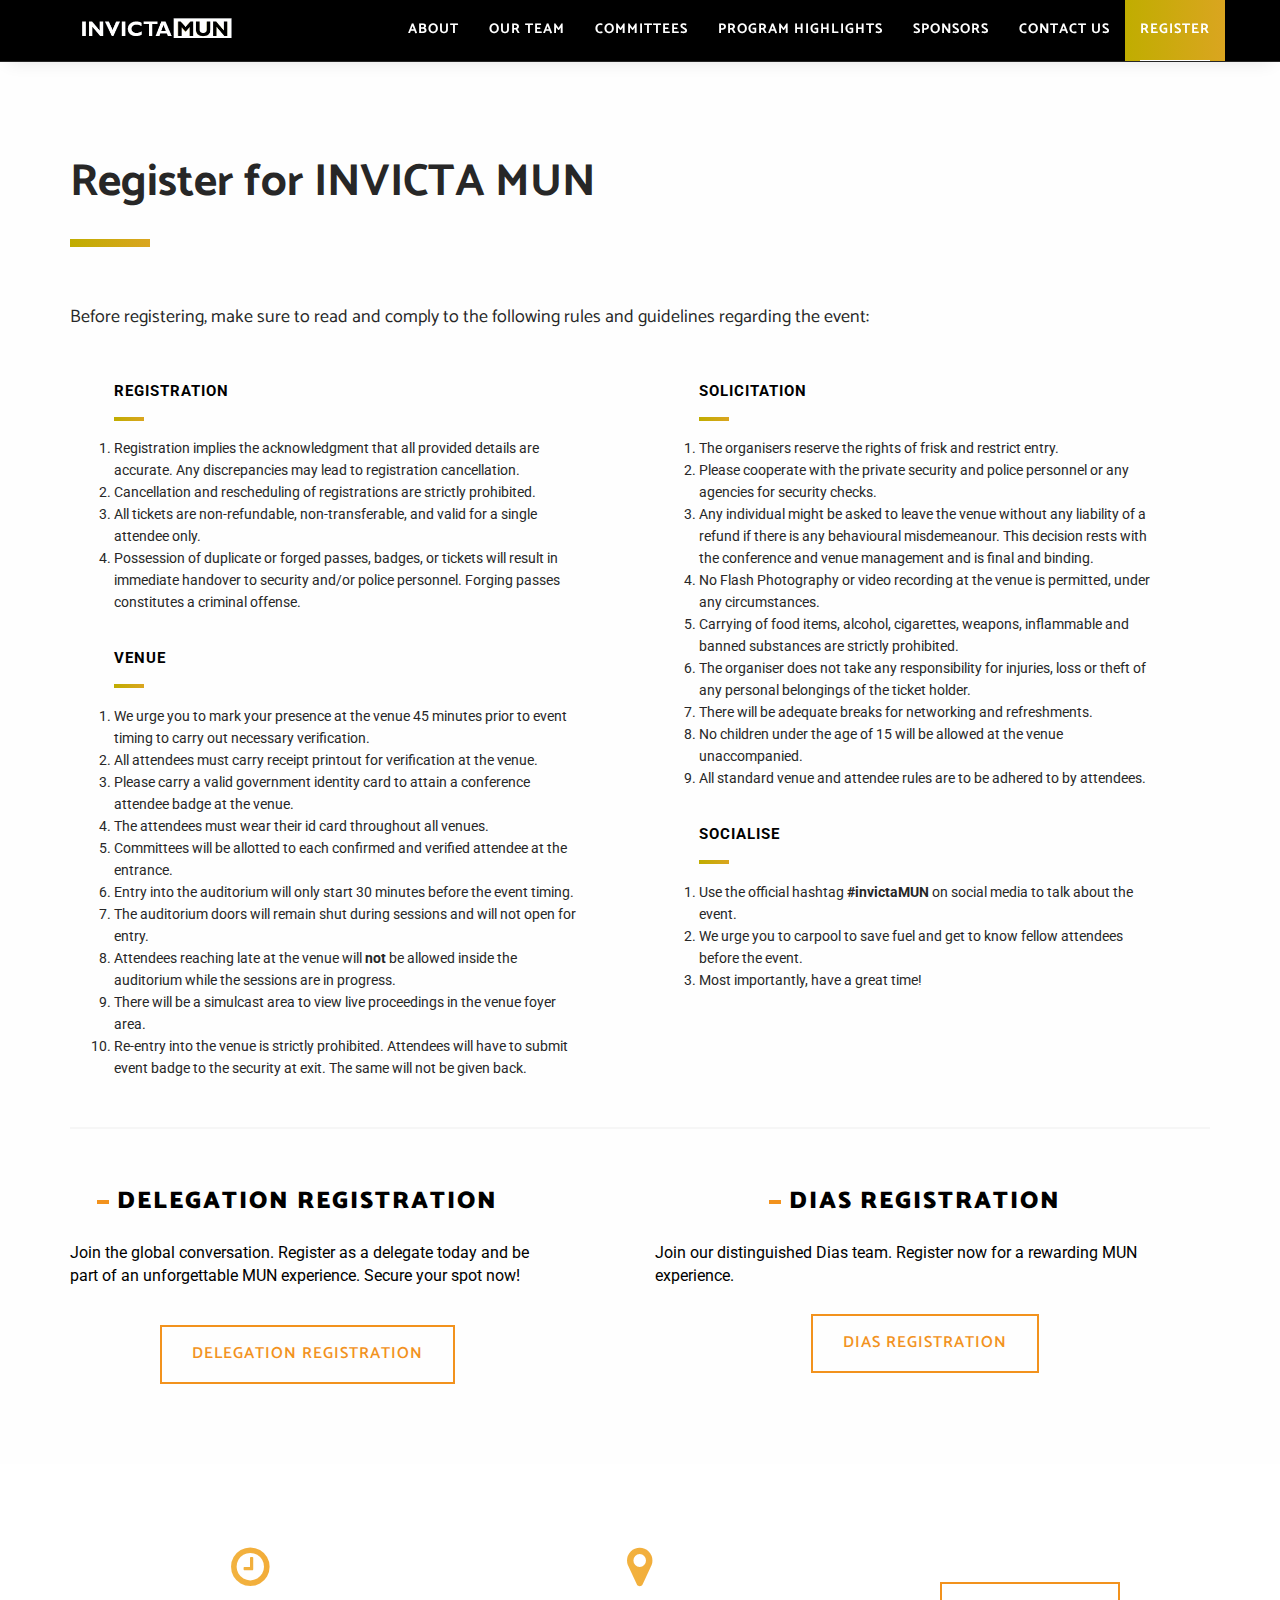
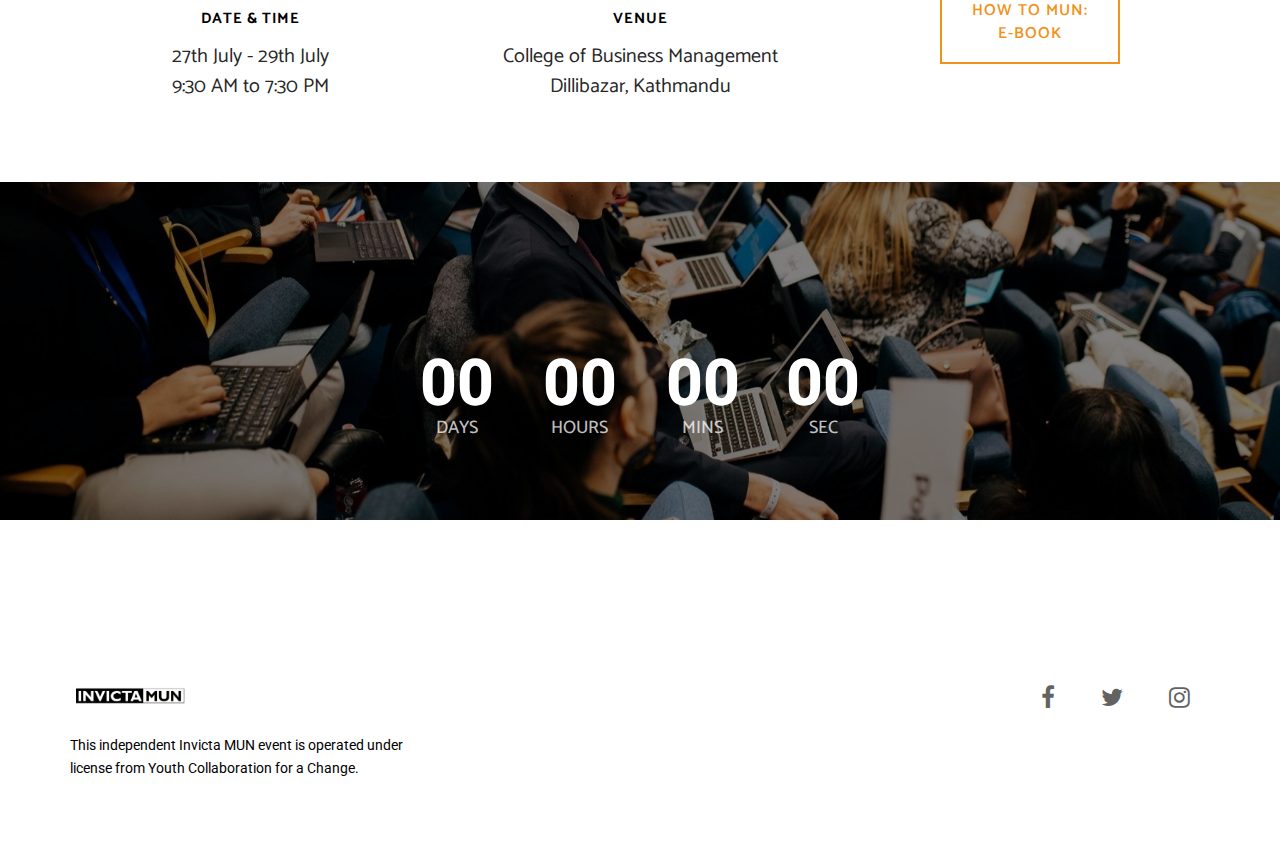
<file: register/index.html>
<!DOCTYPE html>
<!--[if lt IE 7]>      <html class="no-js lt-ie9 lt-ie8 lt-ie7" lang="en"> <![endif]-->
<!--[if IE 7]>         <html class="no-js lt-ie9 lt-ie8" lang="en"> <![endif]-->
<!--[if IE 8]>         <html class="no-js lt-ie9" lang="en"> <![endif]-->
<!--[if gt IE 8]><!-->
<html class="no-js" lang="en">
<!--<![endif]-->

<head>
  <meta charset="utf-8">
  <meta name="viewport" content="width=device-width, initial-scale=1.0, maximum-scale=1">
  <meta http-equiv="X-UA-Compatible" content="IE=edge">

  <!-- Title, icon, description and keywords -->
  <title>INVICTA MUN</title>
  <link rel="shortcut icon" href="../res/images/logohead.ico">
  <meta name="description" content="MUNxInvicta: Unleash diplomacy's power. 27th July - 29th July 2023, College of Business Management, Dillibazar, Kathmandu.">
  <meta name="keywords" content="Invicta, MUN, Dillibazar, Kathmandu, event, talks">

  <!-- Social media tags -->
  <!-- Open Graph -->
  <meta property="og:title" content="INVICTA MUN">
  <meta property="og:description" content="Diplomacy Redefined. 27th July - 29th July 2023, at College of Business Management, Dillibazar, Kathmandu.">
  <meta property="og:image" content="https://invictamun.com/res/images/logos/light-social.png">
  <meta property="og:url" content="https://invictamun.com/">
  <!-- Twitter -->
  <meta name="twitter:card" content="summary_large_image">
  <meta name="twitter:site" content="@invicta_mun">
  <!-- Google+ -->
  <meta itemprop="name" content="INVICTA MUN">
  <meta itemprop="description" content="MUNxInvicta: Unleash diplomacy's power. 27th July - 29th July 2023, College of Business Management, Dillibazar, Kathmandu.">
  <meta itemprop="image" content="https://invictamun.com/res/images/logos/light-social.png">

  <!-- Browser themes -->
  <meta name="theme-color" content="#000">

  <!-- Bootstrap -->
  <link rel="stylesheet" href="../res/css/bootstrap.min.css">

  <!-- Font Icons -->
  <link rel="stylesheet" href="../res/css/font-awesome.min.css">

  <!-- Plugins -->
  <link rel="stylesheet" href="../res/css/flickity.min.css">
  <link rel="stylesheet" href="../res/css/magnific-popup.css">

  <!-- Main styles -->
  <link rel="stylesheet" href="../res/css/main.css">
  <link rel="stylesheet" href="../res/css/style.css">

  <!-- Color skin -->
  <link rel="stylesheet" href="../res/css/color_red.css">

  <!-- Modernizr JS for IE8 support of HTML5 elements and media queries -->
  <!--[if lt IE 8]>
  <script src="../res/js/modernizr.min.js"></script>
  <![endif]-->
</head>

<body id="page-top">
  <!-- Navigation Start -->
  <nav id="navigation" class="navbar shrink navbar-fixed-top">
    <div class="container">
      <div class="row">
        <div class="navbar-header col-lg-3">
          <button type="button" class="navbar-toggle collapsed" data-toggle="collapse" data-target="#navbar">
            <span class="sr-only">Toggle navigation</span>
            <span class="icon-bar"></span>
            <span class="icon-bar"></span>
            <span class="icon-bar"></span>
          </button>

          <a class="navbar-brand font-family-alt letter-spacing-1 text-extra-large text-uppercase" href="../index.html">
            <img class="logo-navbar-dark" src="../res/images/logos/dark.png" alt="INVICTA MUN"/>
            <img class="logo-navbar-white" src="../res/images/logos/light.png" alt="INVICTA MUN"/>
          </a>
        </div>
        <!-- //.navbar-header -->

        <div id="navbar" class="navbar-collapse collapse col-lg-9 pull-right">
          <ul class="nav navbar-nav font-family-alt letter-spacing-1 text-uppercase font-weight-700">
            <li><a href="../index.html" class="page-scroll">About</a></li>
            <li><a href="../our-team/index.html" class="line-height-unset">Our Team</a></li>
            <li><a href="../committees/index.html" class="line-height-unset">Committees</a></li>
            <li><a href="../highlights/index.html" class="line-height-unset">Program Highlights</a></li>
            <li><a href="../sponsors/index.html" class="line-height-unset">Sponsors</a></li>
            <li><a href="../contact/index.html" class="line-height-unset">Contact Us</a></li>
            <li class="bg-base-color">
              <a href="#page-top" class="line-height-unset width-100">
                Register
              </a>
            </li>
          </ul>
        </div>
        <!-- //.navbar-collapse -->
      </div>
      <!-- //.row -->
    </div>
    <!-- //.container -->
  </nav>
  <!-- //Navigation End -->



  <!-- Section - Registration start -->
  <section id="registration" class="bg-white-2">
    <div class="container">
      <div class="row no-padding-rl">
        <div class="col-md-12">
          <h2 class="font-family-alt font-weight-700 sm-title-large title-extra-large-2 text-gray-dark-2">
            Register for INVICTA MUN
          </h2>
          <span class="bg-base-color xs-margin-6 xs-no-margin-rl margin-3 no-margin-rl separator-line-extra-thick-long"></span>
        </div>
        <!-- //.col-md-12 -->
      </div>
      <!-- //.row -->

      <div class="row margin-2 no-margin-rl no-margin-bottom">
        <p class="font-family-alt sm-text-large text-extra-large text-gray-dark-2">
          Before registering, make sure to read and comply to the following rules
          and guidelines regarding the event:
        </p>

        <div class="row">
          <div class="col-sm-6">
            <div class="display-table height-100 no-padding-rl padding-7 width-100">
              <div class="display-table-cell no-padding-tb padding-8 vertical-align-middle">
                <span class="display-block font-weight-700 letter-spacing-1 text-large text-uppercase">
                  Registration
                </span>
                <span class="bg-base-color display-inline-block margin-3 no-margin-bottom no-margin-rl separator-line-thick"></span>
                <span class="display-block margin-2 no-margin-bottom no-margin-rl text-medium text-gray-dark-2">
                  <ol>
                    <li>Registration implies the acknowledgment that all provided details are accurate. Any discrepancies may lead to registration cancellation.</li>
                    <li>Cancellation and rescheduling of registrations are strictly prohibited.</li>
                    <li>All tickets are non-refundable, non-transferable, and valid for a single attendee only.</li>
                    <li>Possession of duplicate or forged passes, badges, or tickets will result in immediate handover to security and/or police personnel. Forging passes constitutes a criminal offense.</li>
                  </ol>
                </span>
                <br>

                <span class="display-block font-weight-700 letter-spacing-1 text-large text-uppercase">
                  Venue
                </span>
                <span class="bg-base-color display-inline-block margin-3 no-margin-bottom no-margin-rl separator-line-thick"></span>
                <span class="display-block margin-2 no-margin-bottom no-margin-rl text-medium text-gray-dark-2">
                  <ol>
                    <li>We urge you to mark your presence at the venue 45 minutes prior to event timing to carry out necessary verification.</li>
                    <li>All attendees must carry receipt printout for verification at the venue.</li>
                    <li>Please carry a valid government identity card to attain a conference attendee badge at the venue.</li>
                    <li>The attendees must wear their id card throughout all venues.</li>
                    <li>Committees will be allotted to each confirmed and verified attendee at the entrance.</li>
                    <li>Entry into the auditorium will only start 30 minutes before the event timing.</li>
                    <li>The auditorium doors will remain shut during sessions and will not open for entry.</li>
                    <li>Attendees reaching late at the venue will <b>not</b> be allowed inside the auditorium while the sessions are in progress.</li>
                    <li>There will be a simulcast area to view live proceedings in the venue foyer area.</li>
                    <li>Re-entry into the venue is strictly prohibited. Attendees will have to submit event badge to the security at exit. The same will not be given back.</li>
                  </ol>
                </span>
              </div>
              <!-- //.display-table-cell -->
            </div>
            <!-- //.display-table -->
          </div>

          <div class="col-sm-6">
            <div class="display-table height-100 xs-no-padding-top no-padding-rl padding-7 width-100">
              <div class="display-table-cell no-padding-tb padding-8 vertical-align-middle">
                <span class="display-block font-weight-700 letter-spacing-1 text-large text-uppercase">
                  Solicitation
                </span>
                <span class="bg-base-color display-inline-block margin-3 no-margin-bottom no-margin-rl separator-line-thick"></span>
                <span class="display-block margin-2 no-margin-bottom no-margin-rl text-medium text-gray-dark-2">
                  <ol>
                    <li>The organisers reserve the rights of frisk and restrict entry.</li>
                    <li>Please cooperate with the private security and police personnel or any agencies for security checks.</li>
                    <li>Any individual might be asked to leave the venue without any liability of a refund if there is any behavioural misdemeanour. This decision rests with the conference and venue management and is final and binding.</li>
                    <li>No Flash Photography or video recording at the venue is permitted, under any circumstances.</li>
                    <li>Carrying of food items, alcohol, cigarettes, weapons, inflammable and banned substances are strictly prohibited.</li>
                    <li>The organiser does not take any responsibility for injuries, loss or theft of any personal belongings of the ticket holder.</li>
                    <li>There will be adequate breaks for networking and refreshments.</li>
                    <li>No children under the age of 15 will be allowed at the venue unaccompanied.</li>
                    <li>All standard venue and attendee rules are to be adhered to by attendees.</li>
                  </ol>
                </span>
                <br>

                <span class="display-block font-weight-700 letter-spacing-1 text-large text-uppercase">
                  Socialise
                </span>
                <span class="bg-base-color display-inline-block margin-3 no-margin-bottom no-margin-rl separator-line-thick"></span>
                <span class="display-block margin-2 no-margin-bottom no-margin-rl text-medium text-gray-dark-2">
                  <ol>
                    <li>Use the official hashtag <b>#invictaMUN</b> on social media to talk about the event.</li>
                    <li>We urge you to carpool to save fuel and get to know fellow attendees before the event.</li>
                    <li>Most importantly, have a great time!</li>
                  </ol>
                </span>
              </div>
              <!-- //.display-table-cell -->
            </div>
            <!-- //.display-table -->
          </div>
          <!-- //Features Box Style v3 End -->
        </div>
      </div>

      <span class="bg-gray-light-2 separator-line-full"></span>

      <div class="row margin-5 no-margin-rl no-margin-bottom">
        <div class="col-md-5 no-padding-rl">
          <div class="row text-center">
            <h3 class="font-family-alt font-weight-900 letter-spacing-2 text-uppercase xs-title-small title-medium title-sideline-base-color">
              Delegation Registration
            </h3>
          </div>
          <br>
          <p>
            Join the global conversation. Register as a delegate today and be part of an unforgettable MUN experience. Secure your spot now!
          </p>
          <a href="https://forms.gle/s9voRKw7JNfnsnaE6" target="_blank">
          <div class="margin-8 no-margin-bottom no-margin-rl text-center">
            <span class="btn btn-outline-base-color sm-btn-medium btn-large no-margin-rl">
              Delegation Registration
            </span>
          </div>
        </a>
        </div>
        <!-- //.col-md-5 -->

        <div class="contact-address col-md-6 col-md-offset-1">
          <div class="row text-center">
            <h3 class="font-family-alt font-weight-900 letter-spacing-2 text-uppercase xs-title-small title-medium title-sideline-base-color">
              DIAS Registration
            </h3>
          </div>
          <br>
          <p>
            Join our distinguished Dias team. Register now for a rewarding MUN experience.
          </p>
          <a href="https://forms.gle/LakauWTMU3oyKDC1A" target="_blank">
          <div class="margin-5 no-margin-bottom no-margin-rl text-center">
            <span class="btn btn-outline-base-color sm-btn-medium btn-large no-margin-rl">
              DIAS Registration
            </span>
          </div>
        </a>
        </div>
        <!-- //.col-md-6 -->
      </div>
      <!-- //.row -->
    </div>
    <!-- //.container -->
  </section>
  <!-- //Section - Registration end -->



  <!-- Section - Event banner start -->
  <section id="event-banner" class="bg-white pull-up">
    <div class="container">
      <div class="row">
        <div class="col-sm-4 text-center">
          <i class="fa fa-clock-o display-block text-base-color title-extra-large-2"></i>
          <span class="display-block font-family-alt font-weight-700 letter-spacing-1 margin-5 no-margin-bottom no-margin-rl text-large text-uppercase">
            Date &amp; Time
          </span>
          <p class="margin-3 font-family-alt no-margin-bottom no-margin-rl title-small text-gray-dark-2">
            27th July - 29th July <br>
            9:30 AM to 7:30 PM
          </p>
        </div>
        <!-- //.col-sm-4 -->

        <div class="col-sm-4 xs-margin-8 xs-no-margin-bottom xs-no-margin-rl text-center">
          <i class="fa fa-map-marker display-block text-base-color title-extra-large-2"></i>
          <span class="display-block font-family-alt font-weight-700 letter-spacing-1 margin-5 no-margin-bottom no-margin-rl text-large text-uppercase">
            Venue
          </span>
          <p class="margin-3 font-family-alt no-margin-bottom no-margin-rl title-small text-gray-dark-2">
            College of Business Management<br>
            Dillibazar, Kathmandu
          </p>
        </div>
        <!-- //.col-sm-4 -->

        <div id="banner-registration" class="col-sm-4 xs-margin-8 xs-no-margin-bottom xs-no-margin-rl text-center">
          <a href="../res/insider_guide.pdf" target="_blank" class="btn btn-outline-base-color sm-btn-medium btn-large no-margin-rl">
            <span>How to MUN:<br>E-book</span>
          </a>
        </div>
        <!-- //.col-sm-4 -->
      </div>
      <!-- //.row -->
    </div>
  </section>
  <!-- //Section - Event banner end -->



  <!-- Section - Parallax banner start -->
  <section id="home-bg-parallax" class="height-50 no-padding overflow-hidden width-100">
    <!-- BG Parallax -->
    <div class="bg-parallax bg-overlay-black-5 width-100"></div>

    <div class="display-table height-100 position-absolute position-top position-left width-100">
      <div class="display-table-cell vertical-align-middle">
        <div class="container">
          <div class="row">
            <div class="countdown-timer">
              <div class="days">
                <span class="value">00</span>
                <span class="label">DAYS</span>
              </div>
              <div class="hours">
                <span class="value">00</span>
                <span class="label">HOURS</span>
              </div>
              <div class="minutes">
                <span class="value">00</span>
                <span class="label">MINS</span>
              </div>
              <div class="seconds">
                <span class="value">00</span>
                <span class="label">SEC</span>
              </div>
            </div>
          </div>
          <!-- //.row -->
        </div>
        <!-- //.container -->
      </div>
      <!-- //.display-table-cell -->
    </div>
    <!-- //.display-table -->
  </section>
  <!-- //Section - Parallax banner end -->



  <!-- Footer Start -->
  <footer class="footer bg-white">
    <div class="container">
      <div class="row">
        <div class="col-sm-4">
          <div class="footer-logo xs-text-center">
            <img src="../res/images/logos/light.png" alt="INVICTA MUN">
          </div>
          <!-- //.footer-logo -->
          <p class="disclaimer xs-text-center">
            This independent Invicta MUN event is operated under license from Youth Collaboration for a Change.
          </p>
          <!-- //.disclaimer -->
        </div>
        <!-- //.col-sm-4 -->

        <div class="col-sm-8">
          <div class="footer-social text-right">
            <ul class="list-inline list-unstyled no-margin xs-text-center xs-title-small title-medium">
              <li><a href="https://www.facebook.com/invictamun" target="_blank"><i class="fa fa-facebook"></i></a></li>
              <li><a href="https://twitter.com/invicta_mun" target="_blank"><i class="fa fa-twitter"></i></a></li>
              <li><a href="https://www.instagram.com/_invicta.mun/" target="_blank"><i class="fa fa-instagram"></i></a></li>
            </ul>
          </div>
          <!-- //.footer-social -->
        </div>
        <!-- //.col-sm-8 -->
      </div>
      <!-- //.row -->
    </div>
    <!-- //.container -->
  </footer>
  <!-- //Footer End -->


  <!-- Scroll to top -->
  <a href="#page-top" class="page-scroll scroll-to-top"><i class="fa fa-angle-up"></i></a>


  <!-- jQuery -->
  <script src="../res/js/jquery.min.js"></script>

  <!-- Bootstrap -->
  <script src="../res/js/bootstrap.min.js"></script>

  <!-- Plugins -->
  <script src="../res/js/pace.min.js"></script>
  <script src="../res/js/debouncer.min.js"></script>
  <script src="../res/js/jquery.easing.min.js"></script>
  <script src="../res/js/jquery.inview.min.js"></script>
  <script src="../res/js/jquery.matchHeight.js"></script>
  <script src="../res/js/isotope.pkgd.min.js"></script>
  <script src="../res/js/imagesloaded.pkgd.min.js"></script>
  <script src="../res/js/flickity.pkgd.min.js"></script>
  <script src="../res/js/jquery.magnific-popup.min.js"></script>
  <script src="../res/js/jquery.validate.min.js"></script>

  <!-- BG Parallax JS -->
  <script src="../res/js/TweenMax.min.js"></script>
  <script src="../res/js/ScrollMagic.min.js"></script>
  <script src="../res/js/animation.gsap.min.js"></script>

  <!-- Theme -->
  <script src="../res/js/main.js"></script>

  <!-- Countdown -->
  <script src="../res/js/jquery.countdown.min.js"></script>
  <script src="../res/js/countdown.js"></script>

</body>

</html>
</file>
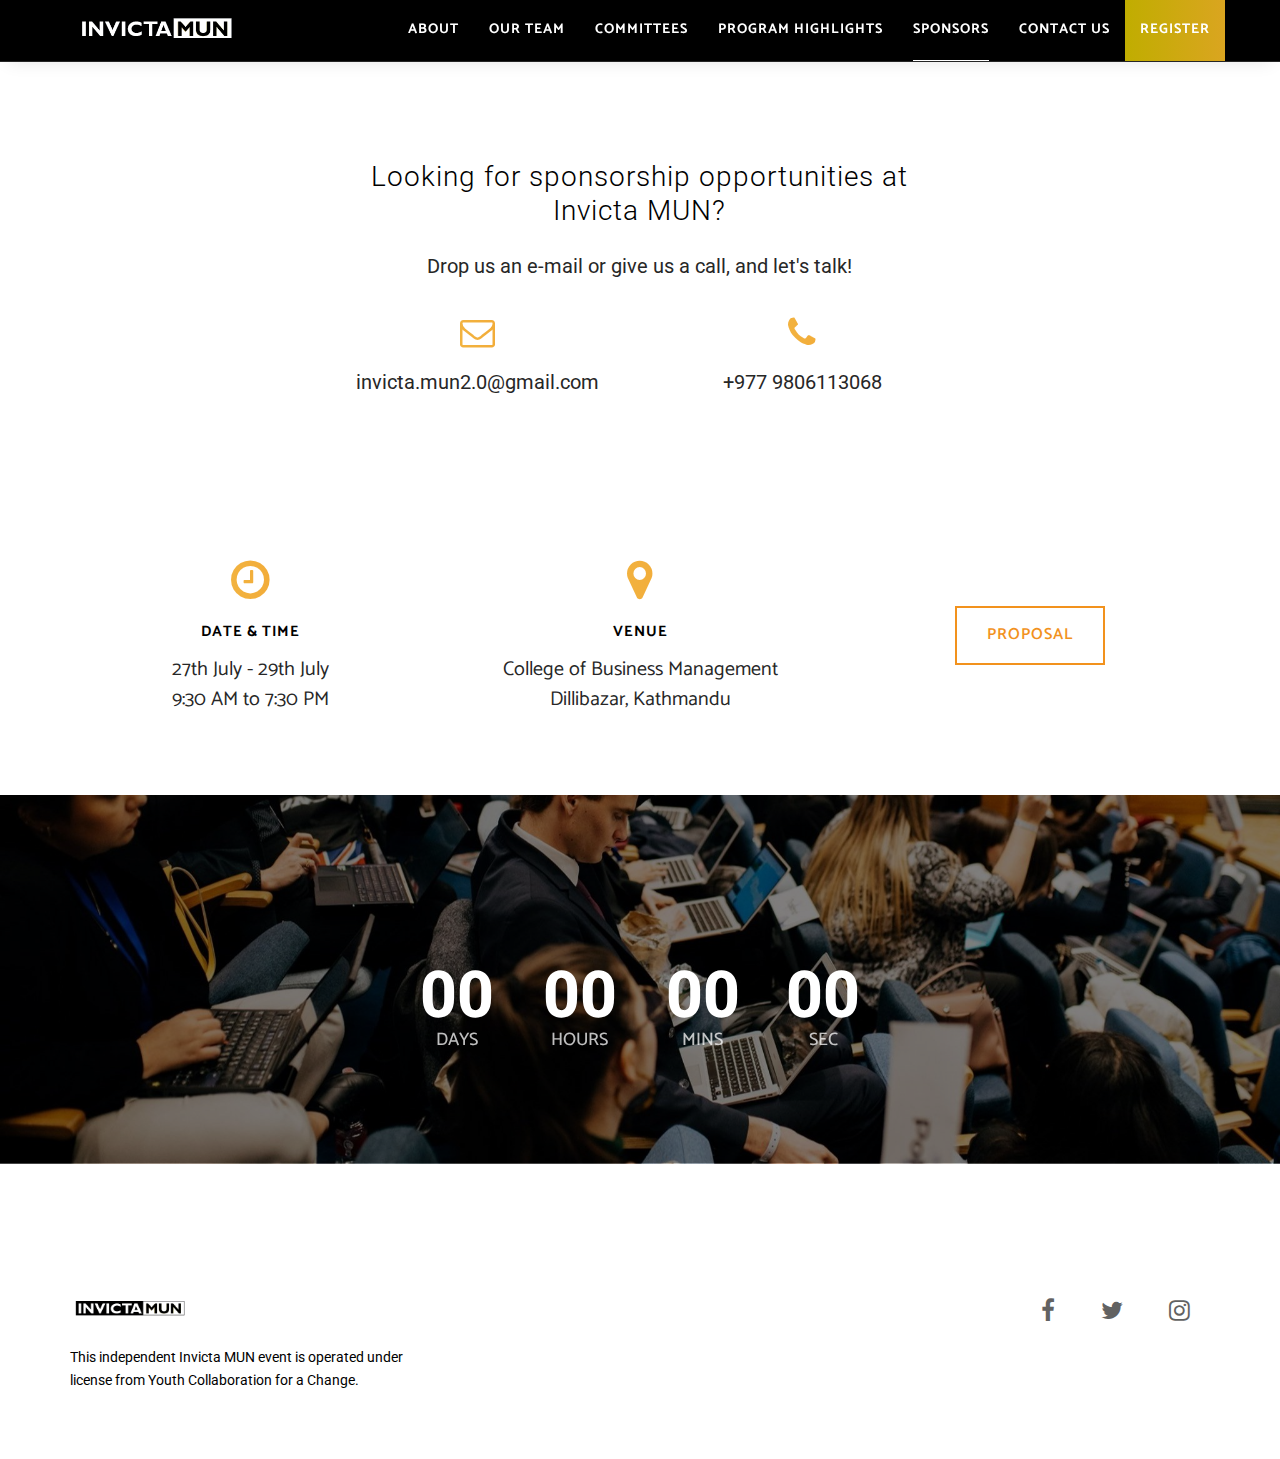
<file: sponsors/index.html>
<!DOCTYPE html>
<!--[if lt IE 7]>      <html class="no-js lt-ie9 lt-ie8 lt-ie7" lang="en"> <![endif]-->
<!--[if IE 7]>         <html class="no-js lt-ie9 lt-ie8" lang="en"> <![endif]-->
<!--[if IE 8]>         <html class="no-js lt-ie9" lang="en"> <![endif]-->
<!--[if gt IE 8]><!-->
<html class="no-js" lang="en">
<!--<![endif]-->

<head>
  <meta charset="utf-8">
  <meta name="viewport" content="width=device-width, initial-scale=1.0, maximum-scale=1">
  <meta http-equiv="X-UA-Compatible" content="IE=edge">

  <!-- Title, icon, description and keywords -->
  <title>Our Sponsors</title>
  <link rel="shortcut icon" href="../res/images/logohead.ico">
  <meta name="description" content="MUNxInvicta: Unleash diplomacy's power. 27th July - 29th July 2023, College of Business Management, Dillibazar, Kathmandu.">
  <meta name="keywords" content="Invicta, MUN, Dillibazar, Kathmandu, event, talks">

  <!-- Social media tags -->
  <!-- Open Graph -->
  <meta property="og:title" content="INVICTA MUN">
  <meta property="og:description" content="Diplomacy Redefined. 27th July - 29th July 2023, at College of Business Management, Dillibazar, Kathmandu.">
  <meta property="og:image" content="https://invictamun.com/res/images/logos/light-social.png">
  <meta property="og:url" content="https://invictamun.com/">
  <!-- Twitter -->
  <meta name="twitter:card" content="summary_large_image">
  <meta name="twitter:site" content="@invicta_mun">
  <!-- Google+ -->
  <meta itemprop="name" content="INVICTA MUN">
  <meta itemprop="description" content="MUNxInvicta: Unleash diplomacy's power. 27th July - 29th July 2023, College of Business Management, Dillibazar, Kathmandu.">
  <meta itemprop="image" content="https://invictamun.com/res/images/logos/light-social.png">

  <!-- Browser themes -->
  <meta name="theme-color" content="#000">

  <!-- Bootstrap -->
  <link rel="stylesheet" href="../res/css/bootstrap.min.css">

  <!-- Font Icons -->
  <link rel="stylesheet" href="../res/css/font-awesome.min.css">

  <!-- Plugins -->
  <link rel="stylesheet" href="../res/css/flickity.min.css">
  <link rel="stylesheet" href="../res/css/magnific-popup.css">

  <!-- Main styles -->
  <link rel="stylesheet" href="../res/css/main.css">
  <link rel="stylesheet" href="../res/css/style.css">

  <!-- Color skin -->
  <link rel="stylesheet" href="../res/css/color_red.css">

  <!-- Modernizr JS for IE8 support of HTML5 elements and media queries -->
  <!--[if lt IE 8]>
  <script src="../res/js/modernizr.min.js"></script>
  <![endif]-->
</head>

<body id="page-top">
  <!-- Navigation Start -->
  <nav id="navigation" class="navbar shrink navbar-fixed-top">
    <div class="container">
      <div class="row">
        <div class="navbar-header col-lg-3">
          <button type="button" class="navbar-toggle collapsed" data-toggle="collapse" data-target="#navbar">
            <span class="sr-only">Toggle navigation</span>
            <span class="icon-bar"></span>
            <span class="icon-bar"></span>
            <span class="icon-bar"></span>
          </button>

          <a class="navbar-brand font-family-alt letter-spacing-1 text-extra-large text-uppercase" href="../index.html">
            <img class="logo-navbar-dark" src="../res/images/logos/dark.png" alt="INVICTA MUN"/>
            <img class="logo-navbar-white" src="../res/images/logos/light.png" alt="INVICTA MUN"/>
          </a>
        </div>
        <!-- //.navbar-header -->

        <div id="navbar" class="navbar-collapse collapse col-lg-9 pull-right">
          <ul class="nav navbar-nav font-family-alt letter-spacing-1 text-uppercase font-weight-700">
            <li><a href="../index.html" class="page-scroll">About</a></li>
            <li><a href="../our-team/index.html" class="line-height-unset">Our Team</a></li>
            <li><a href="../committees/index.html" class="line-height-unset">Committees</a></li>
            <li><a href="../highlights/index.html" class="line-height-unset">Program Highlights</a></li>
            <li><a href="#page-top" class="line-height-unset">Sponsors</a></li>
            <li><a href="../contact/index.html" class="line-height-unset">Contact Us</a></li>
            <li class="bg-base-color">
              <a href="../register/index.html" class="line-height-unset width-100">
                Register
              </a>
            </li>
          </ul>
        </div>
        <!-- //.navbar-collapse -->
      </div>
      <!-- //.row -->
    </div>
    <!-- //.container -->
  </nav>
  <!-- //Navigation End -->



  <!-- Section - Alumni Start -->
  <section id="alumni" class="bg-white">
    <div class="container">
      <div class="row no-padding-rl">
        <div class="col-sm-10 col-sm-offset-1">
          

      <div class="row">
        <div class="col-sm-10 col-sm-offset-1 col-md-8 col-md-offset-2 text-center">
          <h3 class="display-block font-weight-300 letter-spacing-1 xs-title-small title-large">
            Looking for sponsorship opportunities at Invicta MUN?
          </h3>
          <br>
          <p class="text-gray-dark-2 xs-text-extra-large title-small">
            Drop us an e-mail or give us a call, and let's talk!
          </p>
          <br>
          <div class="row">
            <div class="col-xs-12 col-sm-6 display-inline-block">
              <i class="fa fa-envelope-o display-block text-base-color title-extra-large"></i>
              <span class="display-block margin-5 no-margin-bottom no-margin-rl text-gray-dark-2 xs-text-extra-large title-small">
                invicta.mun2.0@gmail.com
              </span>
            </div>
            <!-- //.display-inline-block -->

            <div class="col-xs-12 col-sm-6 display-inline-block xs-margin-12 xs-no-margin-rl xs-no-margin-bottom">
              <i class="fa fa-phone display-block text-base-color title-extra-large"></i>
              <span class="display-block margin-5 no-margin-bottom no-margin-rl text-gray-dark-2 xs-text-extra-large title-small">
                +977 9806113068
              </span>
            </div>
            <!-- //.display-inline-block -->
          </div>
          <!-- //.row -->
        </div>
        <!-- //.col-sm-10 .col-md-8 -->
      </div>
      <!-- //.row -->
    </div>
    <!-- //.container -->
  </section>
  <!-- //Section - Alumni End -->



  <!-- Section - Event banner start -->
  <section id="event-banner" class="bg-white pull-up">
    <div class="container">
      <div class="row">
        <div class="col-sm-4 text-center">
          <i class="fa fa-clock-o display-block text-base-color title-extra-large-2"></i>
          <span class="display-block font-family-alt font-weight-700 letter-spacing-1 margin-5 no-margin-bottom no-margin-rl text-large text-uppercase">
            Date &amp; Time
          </span>
          <p class="margin-3 font-family-alt no-margin-bottom no-margin-rl title-small text-gray-dark-2">
            27th July - 29th July <br>
            9:30 AM to 7:30 PM
          </p>
        </div>
        <!-- //.col-sm-4 -->

        <div class="col-sm-4 xs-margin-8 xs-no-margin-bottom xs-no-margin-rl text-center">
          <i class="fa fa-map-marker display-block text-base-color title-extra-large-2"></i>
          <span class="display-block font-family-alt font-weight-700 letter-spacing-1 margin-5 no-margin-bottom no-margin-rl text-large text-uppercase">
            Venue
          </span>
          <p class="margin-3 font-family-alt no-margin-bottom no-margin-rl title-small text-gray-dark-2">
            College of Business Management<br>
            Dillibazar, Kathmandu
          </p>
        </div>
        <!-- //.col-sm-4 -->

        <div id="banner-registration" class="col-sm-4 xs-margin-8 xs-no-margin-bottom xs-no-margin-rl text-center">
          <a href="../res/proposal.pdf" target="_blank" class="btn btn-outline-base-color sm-btn-medium btn-large no-margin-rl">
            <span>Proposal</span>
          </a>
        </div>
        <!-- //.col-sm-4 -->
      </div>
      <!-- //.row -->
    </div>
  </section>
  <!-- //Section - Event banner end -->



  <!-- Section - Parallax banner start -->
  <section id="home-bg-parallax" class="height-50 no-padding overflow-hidden width-100">
    <!-- BG Parallax -->
    <div class="bg-parallax bg-overlay-black-5 width-100"></div>

    <div class="display-table height-100 position-absolute position-top position-left width-100">
      <div class="display-table-cell vertical-align-middle">
        <div class="container">
          <div class="row">
            <div class="countdown-timer">
              <div class="days">
                <span class="value">00</span>
                <span class="label">DAYS</span>
              </div>
              <div class="hours">
                <span class="value">00</span>
                <span class="label">HOURS</span>
              </div>
              <div class="minutes">
                <span class="value">00</span>
                <span class="label">MINS</span>
              </div>
              <div class="seconds">
                <span class="value">00</span>
                <span class="label">SEC</span>
              </div>
            </div>
          </div>
          <!-- //.row -->
        </div>
        <!-- //.container -->
      </div>
      <!-- //.display-table-cell -->
    </div>
    <!-- //.display-table -->
  </section>
  <!-- //Section - Parallax banner end -->



  <!-- Footer Start -->
  <footer class="footer bg-white">
    <div class="container">
      <div class="row">
        <div class="col-sm-4">
          <div class="footer-logo xs-text-center">
            <img src="../res/images/logos/light.png" alt="INVICTA MUN">
          </div>
          <!-- //.footer-logo -->
          <p class="disclaimer xs-text-center">
            This independent Invicta MUN event is operated under license from Youth Collaboration for a Change.
          </p>
          <!-- //.disclaimer -->
        </div>
        <!-- //.col-sm-4 -->

        <div class="col-sm-8">
          <div class="footer-social text-right">
            <ul class="list-inline list-unstyled no-margin xs-text-center xs-title-small title-medium">
              <li><a href="https://www.facebook.com/invictamun" target="_blank"><i class="fa fa-facebook"></i></a></li>
              <li><a href="https://twitter.com/invicta_mun" target="_blank"><i class="fa fa-twitter"></i></a></li>
              <li><a href="https://www.instagram.com/_invicta.mun/" target="_blank"><i class="fa fa-instagram"></i></a></li>
            </ul>
          </div>
          <!-- //.footer-social -->
        </div>
        <!-- //.col-sm-8 -->
      </div>
      <!-- //.row -->
    </div>
    <!-- //.container -->
  </footer>
  <!-- //Footer End -->


  <!-- Scroll to top -->
  <a href="#page-top" class="page-scroll scroll-to-top"><i class="fa fa-angle-up"></i></a>


  <!-- jQuery -->
  <script src="../res/js/jquery.min.js"></script>

  <!-- Bootstrap -->
  <script src="../res/js/bootstrap.min.js"></script>

  <!-- Plugins -->
  <script src="../res/js/pace.min.js"></script>
  <script src="../res/js/debouncer.min.js"></script>
  <script src="../res/js/jquery.easing.min.js"></script>
  <script src="../res/js/jquery.inview.min.js"></script>
  <script src="../res/js/jquery.matchHeight.js"></script>
  <script src="../res/js/isotope.pkgd.min.js"></script>
  <script src="../res/js/imagesloaded.pkgd.min.js"></script>
  <script src="../res/js/flickity.pkgd.min.js"></script>
  <script src="../res/js/jquery.magnific-popup.min.js"></script>
  <script src="../res/js/jquery.validate.min.js"></script>

  <!-- BG Parallax JS -->
  <script src="../res/js/TweenMax.min.js"></script>
  <script src="../res/js/ScrollMagic.min.js"></script>
  <script src="../res/js/animation.gsap.min.js"></script>

  <!-- Theme -->
  <script src="../res/js/main.js"></script>

  <!-- Countdown -->
  <script src="../res/js/jquery.countdown.min.js"></script>
  <script src="../res/js/countdown.js"></script>

</body>

</html>
</file>
<file: res/css/main.css>
@import url(https://fonts.googleapis.com/css?family=Roboto:300,400,700);
@import url(https://fonts.googleapis.com/css?family=Catamaran:400,700,900);

body,
html,
ul {
  margin: 0;
  padding: 0
}
ol {
  padding-left: 0
}

.features-box p,
img {
  -webkit-backface-visibility: hidden
}

body,
html {
  height: 100%
}

body {
  color: #000;
  font-family: Roboto, sans-serif;
  font-size: 14px;
  -webkit-font-smoothing: antialiased;
  line-height: 23px;
  overflow-x: hidden
}

p {
  font-size: 16px
}

a,
a:active {
  color: #626262;
  text-decoration: none
}

a:focus,
a:hover {
  color: #272727;
  text-decoration: none
}

a:focus {
  outline: 0!important
}

img {
  height: auto;
  max-width: 100%
}

video {
  background-size: cover;
  display: table-cell;
  vertical-align: middle;
  width: 100%
}

dl,
ol,
ul {
  list-style-position: outside
}

ul {
  list-style: none
}

iframe {
  border: 0
}

input,
select,
textarea {
  letter-spacing: 1px;
  margin: 0 0 20px;
  max-width: 100%;
  padding: 8px 15px;
  resize: none;
  width: 100%;
  border: 2px solid rgba(0, 0, 0, .13)!important;
  font-size: 13px
}

input[type=button],
input[type=text],
input[type=email],
input[type=search],
input[type=password],
input[type=submit],
select,
textarea {
  -webkit-appearance: none;
  -moz-appearance: none;
  appearance: none;
  border-radius: 0;
  -webkit-transition: border .2s ease-in-out;
  -moz-transition: border .2s ease-in-out;
  -o-transition: border .2s ease-in-out;
  transition: border .2s ease-in-out;
  padding: 12px 24px
}

input:focus,
textarea:focus {
  border: 1px solid #989898;
  outline: 0
}

input[type=submit] {
  width: auto
}

select {
  color: #272727;
  outline: 0
}

select::-ms-expand {
  display: none
}

.select-wrapper {
  background: url(../images/icons/select-arrow.png) 97% 50% no-repeat #fff;
  box-shadow: none;
  margin-bottom: 20px;
  overflow: hidden;
  width: 100%
}

.select-wrapper select {
  background-color: transparent;
  background-image: none;
  cursor: pointer;
  margin-bottom: 0
}

form .error {
  border-color: #c00!important
}

form label.error {
  display: none!important
}

::selection {
  background: #dfdfdf;
  color: #000
}

::-moz-selection {
  background: #dfdfdf;
  color: #000
}

::-webkit-input-placeholder {
  color: #666!important;
  font-size: 13px;
  text-overflow: ellipsis
}

:-moz-placeholder {
  color: #666!important;
  font-size: 13px;
  opacity: 1;
  text-overflow: ellipsis
}

:-ms-input-placeholder {
  color: #666!important;
  font-size: 13px;
  opacity: 1;
  text-overflow: ellipsis
}

::-webkit-scrollbar {
  width: 12px
}

::-webkit-scrollbar-track {
  -webkit-box-shadow: inset 0 0 6px rgba(0, 0, 0, .3);
  -moz-box-shadow: inset 0 0 6px rgba(0, 0, 0, .3);
  box-shadow: inset 0 0 6px rgba(0, 0, 0, .3)
}

::-webkit-scrollbar-thumb {
  background: rgba(210, 210, 210, .8);
  -webkit-box-shadow: inset 0 0 6px rgba(0, 0, 0, .5);
  -moz-box-shadow: inset 0 0 6px rgba(0, 0, 0, .5);
  box-shadow: inset 0 0 6px rgba(0, 0, 0, .5)
}

::-webkit-scrollbar-thumb:window-inactive {
  background: rgba(210, 210, 210, .4)
}

h1,
h2,
h3,
h4,
h5,
h6 {
  margin: 0;
  padding: 0
}

.text-extra-small {
  font-size: 10px!important;
  line-height: 15px!important
}

.text-small {
  font-size: 11px!important;
  line-height: 20px!important
}

.text-medium {
  font-size: 14px!important;
  line-height: 22px!important
}

.text-large {
  font-size: 15px!important;
  line-height: 24px!important
}

.text-extra-large {
  font-size: 18px!important;
  line-height: 26px!important
}

.title-small {
  font-size: 20px!important;
  line-height: 30px!important
}

.title-medium {
  font-size: 24px!important;
  line-height: 32px!important
}

.title-large {
  font-size: 28px!important;
  line-height: 34px!important
}

.title-extra-large {
  font-size: 35px!important;
  line-height: 38px!important
}

.title-extra-large-2 {
  font-size: 45px!important;
  line-height: 45px!important
}

.title-extra-large-3 {
  font-size: 50px!important;
  line-height: 50px!important
}

.title-extra-large-4 {
  font-size: 70px!important;
  line-height: 70px!important
}

.title-extra-large-5 {
  font-size: 80px!important;
  line-height: 80px!important
}

.title-big {
  font-size: 100px!important;
  line-height: 100px!important
}

.title-big-2 {
  font-size: 125px!important;
  line-height: 125px!important
}

.title-big-3 {
  font-size: 150px!important;
  line-height: 150px!important
}

.font-family-base {
  font-family: Roboto, sans-serif!important
}

.btn,
.font-family-alt {
  font-family: Catamaran, sans-serif!important
}

.font-weight-100 {
  font-weight: 100!important
}

.font-weight-300 {
  font-weight: 300!important
}

.font-weight-400 {
  font-weight: 400!important
}

.font-weight-600 {
  font-weight: 600!important
}

.font-weight-700 {
  font-weight: 700!important
}

.font-weight-900 {
  font-weight: 900!important
}

.letter-spacing-1 {
  letter-spacing: 1px!important
}

.letter-spacing-2 {
  letter-spacing: 2px!important
}

.letter-spacing-3 {
  letter-spacing: 3px!important
}

.letter-spacing-4 {
  letter-spacing: 4px!important
}

.letter-spacing-5 {
  letter-spacing: 5px!important
}

.letter-spacing-6 {
  letter-spacing: 6px!important
}

.letter-spacing-7 {
  letter-spacing: 7px!important
}

.letter-spacing-8 {
  letter-spacing: 8px!important
}

.letter-spacing-9 {
  letter-spacing: 9px!important
}

.letter-spacing-10 {
  letter-spacing: 10px!important
}

.no-letter-spacing {
  letter-spacing: 0!important
}

.line-height-none {
  line-height: 0!important
}

.line-height-unset {
  line-height: unset!important
}

.text-decoration-line-through {
  text-decoration: line-through!important
}

.text-decoration-underline {
  text-decoration: underline!important
}

.text-transform-none {
  text-transform: none!important
}

.text-transform-unset {
  text-transform: unset!important
}

.word-wrap {
  word-wrap: break-word
}

.bg-cover,
.bg-fix,
.bg-parallax {
  background-repeat: no-repeat!important;
  overflow: hidden;
  background-position: center center!important;
  position: relative;
  background-size: cover!important
}

.bg-fix {
  -webkit-animation-duration: 0s;
  -webkit-animation-fill-mode: none;
  background-attachment: fixed!important
}

.bg-parallax {
  height: 150%;
  top: -75%
}

.bg-position-top {
  background-position: right top!important
}

.bg-position-right {
  background-position: right center!important
}

.bg-position-left {
  background-position: left center!important
}

.bg-hover-transparent:hover {
  background-color: transparent!important
}

.bg-overlay-black-1,
.bg-overlay-black-2,
.bg-overlay-black-3,
.bg-overlay-black-4,
.bg-overlay-black-5,
.bg-overlay-black-6,
.bg-overlay-black-7,
.bg-overlay-black-8,
.bg-overlay-black-9,
.bg-overlay-gray-1,
.bg-overlay-gray-2,
.bg-overlay-gray-3,
.bg-overlay-gray-4,
.bg-overlay-gray-5,
.bg-overlay-gray-6,
.bg-overlay-gray-7,
.bg-overlay-gray-8,
.bg-overlay-gray-9 {
  position: relative
}

.bg-overlay-black-1:before,
.bg-overlay-black-2:before,
.bg-overlay-black-3:before,
.bg-overlay-black-4:before,
.bg-overlay-black-5:before,
.bg-overlay-black-6:before,
.bg-overlay-black-7:before,
.bg-overlay-black-8:before,
.bg-overlay-black-9:before,
.bg-overlay-gray-1:before,
.bg-overlay-gray-2:before,
.bg-overlay-gray-3:before,
.bg-overlay-gray-4:before,
.bg-overlay-gray-5:before,
.bg-overlay-gray-6:before,
.bg-overlay-gray-7:before,
.bg-overlay-gray-8:before,
.bg-overlay-gray-9:before {
  content: '';
  display: block;
  height: 100%;
  left: 0;
  position: absolute;
  top: 0;
  width: 100%
}

.bg-overlay-black-1:before {
  background: rgba(0, 0, 0, .1)!important
}

.bg-overlay-black-2:before {
  background: rgba(0, 0, 0, .2)!important
}

.bg-overlay-black-3:before {
  background: rgba(0, 0, 0, .3)!important
}

.bg-overlay-black-4:before {
  background: rgba(0, 0, 0, .4)!important
}

.bg-overlay-black-5:before {
  background: rgba(0, 0, 0, .5)!important
}

.bg-overlay-black-6:before {
  background: rgba(0, 0, 0, .6)!important
}

.bg-overlay-black-7:before {
  background: rgba(0, 0, 0, .7)!important
}

.bg-overlay-black-8:before {
  background: rgba(0, 0, 0, .8)!important
}

.bg-overlay-black-9:before {
  background: rgba(0, 0, 0, .9)!important
}

.bg-overlay-gray-1:before {
  background: rgba(37, 37, 37, .1)!important
}

.bg-overlay-gray-2:before {
  background: rgba(37, 37, 37, .2)!important
}

.bg-overlay-gray-3:before {
  background: rgba(37, 37, 37, .3)!important
}

.bg-overlay-gray-4:before {
  background: rgba(37, 37, 37, .4)!important
}

.bg-overlay-gray-5:before {
  background: rgba(37, 37, 37, .5)!important
}

.bg-overlay-gray-6:before {
  background: rgba(37, 37, 37, .6)!important
}

.bg-overlay-gray-7:before {
  background: rgba(37, 37, 37, .7)!important
}

.bg-overlay-gray-8:before {
  background: rgba(37, 37, 37, .8)!important
}

.bg-overlay-gray-9:before {
  background: rgba(37, 37, 37, .9)!important
}

.border {
  border: 1px solid rgba(0, 0, 0, .1)!important
}

.border-top {
  border-top: 1px solid rgba(0, 0, 0, .1)
}

.border-right {
  border-right: 1px solid rgba(0, 0, 0, .1)
}

.border-bottom {
  border-bottom: 1px solid rgba(0, 0, 0, .1)
}

.border-left {
  border-left: 1px solid rgba(0, 0, 0, .1)
}

.border-thick {
  border-width: 2px!important
}

.border-medium-thick {
  border-width: 3px!important
}

.border-extra-thick {
  border-width: 4px!important
}

.no-border-tb,
.no-border-top {
  border-top: none!important
}

.no-border-bottom,
.no-border-tb {
  border-bottom: none!important
}

.no-border-right,
.no-border-rl {
  border-right: none!important
}

.no-border-left,
.no-border-rl {
  border-left: none!important
}

.border-circle {
  border-radius: 50%!important
}

.border-round {
  border-radius: 3px!important
}

.no-border {
  border: none!important
}

.no-border-radius {
  border-radius: 0!important
}

.button {
  margin-top: 0;
  margin-bottom: 0
}

.btn {
  border: 2px solid transparent;
  border-radius: 0;
  display: inline-block;
  font-size: 12px;
  font-weight: 600;
  letter-spacing: 1px;
  margin-right: 15px;
  padding: 8px 20px 9px;
  text-transform: uppercase;
  width: auto;
  -webkit-transition: all .2s ease-in-out;
  -moz-transition: all .2s ease-in-out;
  -o-transition: all .2s ease-in-out;
  transition: all .2s ease-in-out
}

.btn:hover {
  background-color: transparent
}

.btn:focus {
  border-width: 2px!important
}

.btn i {
  margin-right: 5px
}

.btn-round {
  border-radius: 4px!important
}

.btn.btn-extra-small {
  font-size: 9px;
  padding: 4px 12px 3px
}

.btn.btn-small {
  font-size: 11px;
  padding: 5px 14px
}

.btn.btn-medium {
  font-size: 14px;
  padding: 10px 22px
}

.btn.btn-large {
  font-size: 16px;
  padding: 16px 30px
}

.btn.btn-extra-large {
  font-size: 18px;
  padding: 18px 35px
}

.btn.btn-hover-transparent:hover {
  background-color: transparent!important
}

.btn.btn-border-thin,
.btn.btn-border-thin:focus {
  border-width: 1px!important
}

.btn.btn-border-thick,
.btn.btn-border-thick:focus {
  border-width: 4px!important
}

.display-block {
  display: block!important
}

.display-inherit {
  display: inherit!important
}

.display-inline {
  display: inline!important
}

.display-inline-block {
  display: inline-block!important
}

.display-none {
  display: none!important
}

.display-table {
  display: table!important
}

.display-table-cell {
  display: table-cell!important
}

.ease {
  -webkit-transition: all .2s ease-in-out;
  -moz-transition: all .2s ease-in-out;
  -o-transition: all .2s ease-in-out;
  transition: all .2s ease-in-out
}

.title-sideline-base-color,
.title-sideline-black,
.title-sideline-blue,
.title-sideline-gray,
.title-sideline-gray-dark,
.title-sideline-gray-dark-2,
.title-sideline-gray-light,
.title-sideline-gray-light-2,
.title-sideline-green,
.title-sideline-green-2,
.title-sideline-orange,
.title-sideline-orange-2,
.title-sideline-pink,
.title-sideline-purple,
.title-sideline-red,
.title-sideline-white,
.title-sideline-white-2,
.title-sideline-white-3,
.title-strikethrough-base-color,
.title-strikethrough-black,
.title-strikethrough-blue,
.title-strikethrough-gray,
.title-strikethrough-gray-dark,
.title-strikethrough-gray-dark-2,
.title-strikethrough-gray-light,
.title-strikethrough-gray-light-2,
.title-strikethrough-green,
.title-strikethrough-green-2,
.title-strikethrough-orange,
.title-strikethrough-orange-2,
.title-strikethrough-pink,
.title-strikethrough-purple,
.title-strikethrough-red,
.title-strikethrough-white,
.title-strikethrough-white-2,
.title-strikethrough-white-3,
.title-underline-base-color,
.title-underline-black,
.title-underline-blue,
.title-underline-gray,
.title-underline-gray-dark,
.title-underline-gray-dark-2,
.title-underline-gray-light,
.title-underline-gray-light-2,
.title-underline-green,
.title-underline-green-2,
.title-underline-orange,
.title-underline-orange-2,
.title-underline-pink,
.title-underline-purple,
.title-underline-red,
.title-underline-thick-base-color,
.title-underline-thick-black,
.title-underline-thick-blue,
.title-underline-thick-gray,
.title-underline-thick-gray-dark,
.title-underline-thick-gray-dark-2,
.title-underline-thick-gray-light,
.title-underline-thick-gray-light-2,
.title-underline-thick-green,
.title-underline-thick-green-2,
.title-underline-thick-orange,
.title-underline-thick-orange-2,
.title-underline-thick-pink,
.title-underline-thick-purple,
.title-underline-thick-red,
.title-underline-thick-white,
.title-underline-thick-white-2,
.title-underline-thick-white-3,
.title-underline-white,
.title-underline-white-2,
.title-underline-white-3 {
  display: inline-block
}

.title-sideline-base-color,
.title-sideline-black,
.title-sideline-blue,
.title-sideline-gray,
.title-sideline-gray-dark,
.title-sideline-gray-dark-2,
.title-sideline-gray-light,
.title-sideline-gray-light-2,
.title-sideline-green,
.title-sideline-green-2,
.title-sideline-orange,
.title-sideline-orange-2,
.title-sideline-pink,
.title-sideline-purple,
.title-sideline-red,
.title-sideline-white,
.title-sideline-white-2,
.title-sideline-white-3,
.title-strikethrough-base-color,
.title-strikethrough-black,
.title-strikethrough-blue,
.title-strikethrough-gray,
.title-strikethrough-gray-dark,
.title-strikethrough-gray-dark-2,
.title-strikethrough-gray-light,
.title-strikethrough-gray-light-2,
.title-strikethrough-green,
.title-strikethrough-green-2,
.title-strikethrough-orange,
.title-strikethrough-orange-2,
.title-strikethrough-pink,
.title-strikethrough-purple,
.title-strikethrough-red,
.title-strikethrough-white,
.title-strikethrough-white-2,
.title-strikethrough-white-3 {
  position: relative
}

.title-underline-base-color,
.title-underline-black,
.title-underline-blue,
.title-underline-gray,
.title-underline-gray-dark,
.title-underline-gray-dark-2,
.title-underline-gray-light,
.title-underline-gray-light-2,
.title-underline-green,
.title-underline-green-2,
.title-underline-orange,
.title-underline-orange-2,
.title-underline-pink,
.title-underline-purple,
.title-underline-red,
.title-underline-white,
.title-underline-white-2,
.title-underline-white-3 {
  border-bottom: 2px solid transparent;
  padding-bottom: 3px
}

.title-underline-thick-base-color,
.title-underline-thick-black,
.title-underline-thick-blue,
.title-underline-thick-gray,
.title-underline-thick-gray-dark,
.title-underline-thick-gray-dark-2,
.title-underline-thick-gray-light,
.title-underline-thick-gray-light-2,
.title-underline-thick-green,
.title-underline-thick-green-2,
.title-underline-thick-orange,
.title-underline-thick-orange-2,
.title-underline-thick-pink,
.title-underline-thick-purple,
.title-underline-thick-red,
.title-underline-thick-white,
.title-underline-thick-white-2,
.title-underline-thick-white-3 {
  border-bottom: 5px solid transparent;
  padding-bottom: 4px
}

.title-sideline-base-color,
.title-sideline-black,
.title-sideline-blue,
.title-sideline-gray,
.title-sideline-gray-dark,
.title-sideline-gray-dark-2,
.title-sideline-gray-light,
.title-sideline-gray-light-2,
.title-sideline-green,
.title-sideline-green-2,
.title-sideline-orange,
.title-sideline-orange-2,
.title-sideline-pink,
.title-sideline-purple,
.title-sideline-red,
.title-sideline-white,
.title-sideline-white-2,
.title-sideline-white-3 {
  padding: 0
}

.title-sideline-base-color:before,
.title-sideline-black:before,
.title-sideline-blue:before,
.title-sideline-gray-dark-2:before,
.title-sideline-gray-dark:before,
.title-sideline-gray-light-2:before,
.title-sideline-gray-light:before,
.title-sideline-gray:before,
.title-sideline-green-2:before,
.title-sideline-green:before,
.title-sideline-orange-2:before,
.title-sideline-orange:before,
.title-sideline-pink:before,
.title-sideline-purple:before,
.title-sideline-red:before,
.title-sideline-white-2:before,
.title-sideline-white-3:before,
.title-sideline-white:before {
  content: '';
  margin-top: -2px;
  position: absolute;
  left: -20px;
  top: 50%;
  width: 12px;
  height: 4px
}

.title-strikethrough-base-color:before,
.title-strikethrough-black:before,
.title-strikethrough-blue:before,
.title-strikethrough-gray-dark-2:before,
.title-strikethrough-gray-dark:before,
.title-strikethrough-gray-light-2:before,
.title-strikethrough-gray-light:before,
.title-strikethrough-gray:before,
.title-strikethrough-green-2:before,
.title-strikethrough-green:before,
.title-strikethrough-orange-2:before,
.title-strikethrough-orange:before,
.title-strikethrough-pink:before,
.title-strikethrough-purple:before,
.title-strikethrough-red:before,
.title-strikethrough-white-2:before,
.title-strikethrough-white-3:before,
.title-strikethrough-white:before {
  content: '';
  display: block;
  margin-top: -1px;
  position: absolute;
  top: 50%;
  left: 0;
  width: 100%;
  height: 2px
}

.height-50 {
  height: 50%!important
}

.height-100 {
  height: 100%!important
}

.height-auto {
  height: auto!important
}

.min-height-100 {
  min-height: 100%
}

.img-box-shadow {
  box-shadow: 0 0 25px 0 rgba(0, 0, 0, .04)
}

.img-box-shadow-shallow {
  box-shadow: 0 0 20px 0 rgba(0, 0, 0, .06)
}

.img-box-shadow-wide {
  box-shadow: 0 23px 40px rgba(0, 0, 0, .2)
}

.margin-1 {
  margin: 1%!important
}

.margin-1-5 {
  margin: 1.5%!important
}

.margin-2 {
  margin: 2%!important
}

.margin-2-5 {
  margin: 2.5%!important
}

.margin-3 {
  margin: 3%!important
}

.margin-3-5 {
  margin: 3.5%!important
}

.margin-4 {
  margin: 4%!important
}

.margin-4-5 {
  margin: 4.5%!important
}

.margin-5 {
  margin: 5%!important
}

.margin-5-5 {
  margin: 5.5%!important
}

.margin-6 {
  margin: 6%!important
}

.margin-6-5 {
  margin: 6.5%!important
}

.margin-7 {
  margin: 7%!important
}

.margin-7-5 {
  margin: 7.5%!important
}

.margin-8 {
  margin: 8%!important
}

.margin-8-5 {
  margin: 8.5%!important
}

.margin-9 {
  margin: 9%!important
}

.margin-9-5 {
  margin: 9.5%!important
}

.margin-10 {
  margin: 10%!important
}

.margin-10-5 {
  margin: 10.5%!important
}

.margin-11 {
  margin: 11%!important
}

.margin-11-5 {
  margin: 11.5%!important
}

.margin-12 {
  margin: 12%!important
}

.margin-12-5 {
  margin: 12.5%!important
}

.margin-13 {
  margin: 13%!important
}

.margin-13-5 {
  margin: 13.5%!important
}

.margin-14 {
  margin: 14%!important
}

.margin-14-5 {
  margin: 14.5%!important
}

.margin-15 {
  margin: 15%!important
}

.margin-15-5 {
  margin: 15.5%!important
}

.margin-16 {
  margin: 16%!important
}

.margin-16-5 {
  margin: 16.5%!important
}

.margin-17 {
  margin: 17%!important
}

.margin-17-5 {
  margin: 17.5%!important
}

.margin-18 {
  margin: 18%!important
}

.margin-18-5 {
  margin: 18.5%!important
}

.margin-19 {
  margin: 19%!important
}

.margin-19-5 {
  margin: 19.5%!important
}

.margin-20 {
  margin: 20%!important
}

.margin-20-5 {
  margin: 20.5%!important
}

.no-margin-tb,
.no-margin-top {
  margin-top: 0!important
}

.no-margin-bottom,
.no-margin-tb {
  margin-bottom: 0!important
}

.margin-rl-auto {
  margin-right: auto!important;
  margin-left: auto!important
}

.margin-top-16p {
  margin-top: 16px;
}

.no-margin-right,
.no-margin-rl {
  margin-right: 0!important
}

.no-margin-left,
.no-margin-rl {
  margin-left: 0!important
}

.no-margin {
  margin: 0!important
}

.opacity-0 {
  opacity: 0!important
}

.opacity-1 {
  opacity: .1!important
}

.opacity-2 {
  opacity: .2!important
}

.opacity-3 {
  opacity: .3!important
}

.opacity-4 {
  opacity: .4!important
}

.opacity-5 {
  opacity: .5!important
}

.opacity-6 {
  opacity: .6!important
}

.opacity-7 {
  opacity: .7!important
}

.opacity-8 {
  opacity: .8!important
}

.opacity-9 {
  opacity: .9!important
}

.no-opacity {
  opacity: 1!important
}

.overflow-auto {
  overflow: auto!important
}

.overflow-hidden {
  overflow: hidden!important
}

.overflow-visible {
  overflow: visible!important
}

.padding-1 {
  padding: 1%!important
}

.padding-1-5 {
  padding: 1.5%!important
}

.padding-2 {
  padding: 2%!important
}

.padding-2-5 {
  padding: 2.5%!important
}

.padding-3 {
  padding: 3%!important
}

.padding-3-5 {
  padding: 3.5%!important
}

.padding-4 {
  padding: 4%!important
}

.padding-4-5 {
  padding: 4.5%!important
}

.padding-5 {
  padding: 5%!important
}

.padding-5-5 {
  padding: 5.5%!important
}

.padding-6 {
  padding: 6%!important
}

.padding-6-5 {
  padding: 6.5%!important
}

.padding-7 {
  padding: 7%!important
}

.padding-7-5 {
  padding: 7.5%!important
}

.padding-8 {
  padding: 8%!important
}

.padding-8-5 {
  padding: 8.5%!important
}

.padding-9 {
  padding: 9%!important
}

.padding-9-5 {
  padding: 9.5%!important
}

.padding-10 {
  padding: 10%!important
}

.padding-10-5 {
  padding: 10.5%!important
}

.padding-11 {
  padding: 11%!important
}

.padding-11-5 {
  padding: 11.5%!important
}

.padding-12 {
  padding: 12%!important
}

.padding-12-5 {
  padding: 12.5%!important
}

.padding-13 {
  padding: 13%!important
}

.padding-13-5 {
  padding: 13.5%!important
}

.padding-14 {
  padding: 14%!important
}

.padding-14-5 {
  padding: 14.5%!important
}

.padding-15 {
  padding: 15%!important
}

.padding-15-5 {
  padding: 15.5%!important
}

.padding-16 {
  padding: 16%!important
}

.padding-16-5 {
  padding: 16.5%!important
}

.padding-17 {
  padding: 17%!important
}

.padding-17-5 {
  padding: 17.5%!important
}

.padding-18 {
  padding: 18%!important
}

.padding-18-5 {
  padding: 18.5%!important
}

.padding-19 {
  padding: 19%!important
}

.padding-19-5 {
  padding: 19.5%!important
}

.padding-20 {
  padding: 20%!important
}

.padding-20-5 {
  padding: 20.5%!important
}

.padding-tb-9px {
  padding-top: 9px;
  padding-bottom: 9px
}

.no-padding-tb,
.no-padding-top {
  padding-top: 0!important
}

.no-padding-bottom,
.no-padding-tb {
  padding-bottom: 0!important
}

.padding-rl-13px {
  padding-right: 13px;
  padding-left: 13px
}

.no-padding-right,
.no-padding-rl {
  padding-right: 0!important
}

.no-padding-left,
.no-padding-rl {
  padding-left: 0!important
}

.no-padding {
  padding: 0!important
}

.position-absolute {
  position: absolute!important
}

.position-fixed {
  position: fixed!important
}

.position-relative {
  position: relative!important
}

.position-top {
  top: 0!important
}

.position-right {
  right: 0!important
}

.position-bottom {
  bottom: 0!important
}

.position-left {
  left: 0!important
}

.position-top-50 {
  top: 50%!important
}

.position-left-50 {
  left: 50%!important
}

.separator-line,
.separator-line-extra-thick,
.separator-line-extra-thick-full,
.separator-line-extra-thick-long,
.separator-line-full,
.separator-line-long,
.separator-line-medium-thick,
.separator-line-medium-thick-full,
.separator-line-medium-thick-long,
.separator-line-thick,
.separator-line-thick-full,
.separator-line-thick-long,
.separator-line-thin,
.separator-line-thin-full,
.separator-line-thin-long {
  display: block
}

.separator-line-thin,
.separator-line-thin-full,
.separator-line-thin-long {
  height: 1px
}

.separator-line,
.separator-line-full,
.separator-line-long {
  height: 2px
}

.separator-line-thick,
.separator-line-thick-full,
.separator-line-thick-long {
  height: 4px
}

.separator-line-medium-thick,
.separator-line-medium-thick-full,
.separator-line-medium-thick-long {
  height: 6px
}

.separator-line-extra-thick,
.separator-line-extra-thick-full,
.separator-line-extra-thick-long {
  height: 8px
}

.separator-line,
.separator-line-extra-thick,
.separator-line-medium-thick,
.separator-line-thick,
.separator-line-thin {
  width: 30px
}

.separator-line-extra-thick-long,
.separator-line-long,
.separator-line-medium-thick-long,
.separator-line-thick-long,
.separator-line-thin-long {
  width: 80px
}

.separator-line-extra-thick-full,
.separator-line-full,
.separator-line-medium-thick-full,
.separator-line-thick-full,
.separator-line-thin-full {
  width: 100%
}

.vertical-align-top {
  vertical-align: top!important
}

.vertical-align-middle {
  vertical-align: middle!important
}

.vertical-align-bottom {
  vertical-align: bottom!important
}

.width-20 {
  width: 20%!important
}

.width-25 {
  width: 25%!important
}

.width-50 {
  width: 50%!important
}

.width-100 {
  width: 100%!important
}

.width-auto {
  width: auto!important
}

.min-width-100 {
  min-width: 100%
}

.features-box:hover .show-on-hover:not(.disabled) {
  opacity: .8
}

.features-box .box-shadow-yes {
  -webkit-box-shadow: 5px 5px 30px 0 rgba(0, 0, 0, .03);
  -moz-box-shadow: 5px 5px 30px 0 rgba(0, 0, 0, .03);
  box-shadow: 5px 5px 30px 0 rgba(0, 0, 0, .03)
}

.features-box .show-on-hover {
  opacity: 0
}

.features-box .show-on-hover.active {
  opacity: .8
}

.carousel.carousel-fullscreen,
.carousel.carousel-fullscreen .flickity-viewport {
  height: 100%!important;
  width: 100%!important
}

.gallery-grid figcaption,
.gallery-grid figcaption .display-table,
.gallery-grid img {
  -webkit-transition: all .3s ease;
  -moz-transition: all .3s ease;
  -o-transition: all .3s ease;
  transition: all .3s ease
}

.gallery-wrapper {
  clear: both;
  width: 100%
}

.gallery-grid .item {
  float: left
}

.gallery-grid figure {
  overflow: hidden;
  position: relative;
  width: 100%;
  height: 100%
}

.gallery-grid figcaption {
  background-color: rgba(0, 0, 0, .6);
  height: 100%;
  opacity: 0;
  position: absolute;
  top: 0;
  left: 0;
  width: 100%
}

.gallery-grid figure:hover figcaption,
.mfp-bg {
  opacity: 1
}

.gallery-grid figcaption a {
  display: block;
  height: 100%;
  position: absolute;
  top: 0;
  left: 0;
  width: 100%
}

.gallery-grid figcaption .display-table {
  bottom: 0;
  margin-bottom: -100%;
  position: absolute;
  text-align: center;
  left: 0;
  width: 100%;
  height: 50%
}

.gallery-grid figcaption .display-table-cell {
  padding: 0 50px;
  vertical-align: middle
}

.gallery-grid img {
  display: block;
  position: relative;
  top: 0;
  width: 100%
}

.gallery-grid.grid-col-2 .item {
  width: 50%
}

.gallery-grid.grid-col-3 .item {
  width: 33.33%
}

.gallery-grid.grid-col-4 .item {
  width: 25%
}

.gallery-grid.gutter-small {
  margin-left: -11px
}

.gallery-grid.gutter-small .item {
  padding: 0 0 11px 11px
}

.gallery-grid.gutter-medium {
  margin-left: -22px
}

.gallery-grid.gutter-medium .item {
  padding: 0 0 22px 22px
}

.gallery-grid.gutter-wide {
  margin-left: -40px
}

.gallery-grid.gutter-wide .item {
  padding: 0 0 40px 40px
}

.gallery-grid figure a {
  cursor: url(../images/icons/zoom-in-white.png), pointer
}

.gallery-grid figure:hover img {
  transform: scale(1.2, 1.2);
  -webkit-transform: scale(1.2, 1.2);
  -ms-transform: scale(1.2, 1.2)
}

.gallery-grid figure:hover figcaption .display-table {
  margin-bottom: 0
}

.mfp-bg {
  background: #fefefe
}

.mfp-figure:after {
  -webkit-box-shadow: 0 50px 80px 0 rgba(0, 0, 0, .2);
  -moz-box-shadow: 0 50px 80px 0 rgba(0, 0, 0, .2);
  box-shadow: 0 50px 80px 0 rgba(0, 0, 0, .2)
}

.mfp-counter,
.mfp-title {
  font-family: Catamaran, sans-serif;
  font-size: 11px;
  font-weight: 700;
  text-transform: uppercase;
  letter-spacing: 1px
}

.mfp-counter-curr,
.mfp-title {
  color: #000
}

.mfp-counter {
  color: #626262
}

.mfp-iframe-holder .mfp-close,
.mfp-image-holder .mfp-close,
.navbar.navbar-white.shrink .navbar-brand,
.navbar.navbar-white.shrink .navbar-nav>li>a {
  color: #000
}

.mfp-zoom-out-cur,
.mfp-zoom-out-cur .mfp-image-holder .mfp-close {
  cursor: url(../images/icons/zoom-out-dark.png), -moz-zoom-out;
  cursor: url(../images/icons/zoom-out-dark.png), -webkit-zoom-out;
  cursor: url(../images/icons/zoom-out-dark.png), zoom-out
}

.mfp-arrow {
  height: 60px!important;
  margin-top: -30px!important;
  width: 60px!important
}

.mfp-arrow:after,
.mfp-arrow:before {
  display: none!important
}

.mfp-arrow-left,
.mfp-arrow-right {
  background-position: center center!important;
  background-repeat: no-repeat!important
}

.mfp-arrow-right {
  background-image: url(../images/icons/arrow-right-dark.png)!important;
  right: 25px!important
}

.mfp-arrow-left {
  background-image: url(../images/icons/arrow-left-dark.png)!important;
  left: 25px!important
}

.mfp-fade.mfp-bg,
.mfp-fade.mfp-wrap .mfp-content {
  -webkit-transition: all .15s ease-out;
  -moz-transition: all .15s ease-out;
  -o-transition: all .15s ease-out;
  transition: all .15s ease-out
}

.mfp-fade.mfp-bg,
.mfp-fade.mfp-bg.mfp-removing,
.mfp-fade.mfp-wrap .mfp-content,
.mfp-fade.mfp-wrap.mfp-removing .mfp-content {
  opacity: 0
}

.mfp-fade.mfp-bg.mfp-ready {
  opacity: .98
}

.mfp-fade.mfp-wrap.mfp-ready .mfp-content {
  opacity: 1
}

.pace {
  -webkit-pointer-events: none;
  pointer-events: none;
  -webkit-user-select: none;
  -moz-user-select: none;
  user-select: none
}

.pace-inactive {
  display: none
}

.pace .pace-progress {
  height: 3px;
  position: fixed;
  right: 100%;
  top: 0;
  width: 100%;
  z-index: 2000
}

.navbar,
.navbar.navbar-white.shrink .navbar-nav>li.active>a:before,
.navbar.shrink {
  background-color: #000
}

.navbar .navbar-nav>li.active>a:before,
.navbar .navbar-toggle .icon-bar,
.navbar.navbar-white.shrink {
  background-color: #fff
}

.navbar .navbar-brand,
.navbar .navbar-nav>li>a {
  color: #fff
}

.navbar,
.navbar .container,
.navbar .header-action-button,
.navbar .navbar-brand,
.navbar .navbar-brand img,
.navbar .navbar-nav>li {
  -webkit-transition: all .2s ease-in-out;
  -moz-transition: all .2s ease-in-out;
  -o-transition: all .2s ease-in-out;
  transition: all .2s ease-in-out
}

.navbar {
  border: none;
  border-radius: 0;
  display: inline-table;
  margin: 0;
  width: 100%
}

.navbar .container {
  display: table-cell;
  position: relative;
  vertical-align: middle;
  height: 80px
}

.navbar .navbar-brand {
  height: 80px;
  line-height: 80px!important;
  padding: 0 15px
}

.navbar .navbar-brand img {
  display: inline-block;
  max-height: 43px;
  position: absolute;
  top: 18px;
  left: auto
}

.navbar .navbar-brand img.logo-navbar-white {
  opacity: 0
}

.navbar .navbar-toggle {
  border: 1px solid #fff;
  border-radius: 0;
  margin-top: 24px
}

.navbar .navbar-toggle:focus,
.navbar .navbar-toggle:hover {
  background-color: transparent;
  cursor: pointer
}

.navbar .navbar-nav>li.active>a,
.navbar .navbar-nav>li>a:focus,
.navbar .navbar-nav>li>a:hover {
  background-color: inherit
}

.navbar .navbar-collapse {
  box-shadow: none
}

.navbar .navbar-nav>li {
  padding: 10px 0 10px 30px
}

.navbar .navbar-nav>li.active>a:focus,
.navbar .navbar-nav>li.active>a:hover {
  background-color: inherit;
  opacity: 1
}

.navbar .navbar-nav>li.active>a:before {
  content: '';
  display: block;
  position: absolute;
  bottom: 0;
  left: 0;
  width: 100%;
  height: 1px
}

.navbar .navbar-nav>li>a {
  display: inline-block;
  padding: 0 0 1px;
  position: relative;
  -webkit-transition: opacity .2s ease-in-out;
  -moz-transition: opacity .2s ease-in-out;
  -o-transition: opacity .2s ease-in-out;
  transition: opacity .2s ease-in-out
}

.navbar .navbar-nav>li>a:hover {
  opacity: .8
}

.scroll-to-top,
.title-sideline-black:before {
  background-color: #000
}

.navbar .navbar-nav>li.action-button>a:focus,
.navbar .navbar-nav>li.action-button>a:hover {
  opacity: 1
}

.navbar .header-action-button {
  height: 80px;
  line-height: 80px
}

.navbar.shrink {
  -webkit-box-shadow: 0 8px 17px -8px rgba(0, 0, 0, .1);
  -moz-box-shadow: 0 8px 17px -8px rgba(0, 0, 0, .1);
  box-shadow: 0 8px 17px -8px rgba(0, 0, 0, .1)
}

.navbar.shrink .header-action-button {
  height: 60px;
  line-height: 60px
}

.navbar.navbar-white.shrink {
  opacity: .96
}

.navbar.navbar-white.shrink .navbar-brand img.logo-navbar-dark {
  opacity: 0
}

.navbar.navbar-white.shrink .navbar-brand img.logo-navbar-white {
  opacity: 1
}

section {
  padding: 0;
  padding-top: 120px;
  padding-bottom: 60px;
  position: relative
}
section.pull-up {
  padding-top: 60px;
}

.scroll-to-top {
  border-radius: 2px;
  display: none;
  position: fixed;
  right: 35px;
  top: 94%;
  text-align: center;
  z-index: 999
}

.scroll-to-top i {
  color: #fff;
  font-size: 18px;
  margin: 0 6px
}

.title-underline-black,
.title-underline-thick-black {
  border-color: #000
}

.title-underline-gray,
.title-underline-thick-gray {
  border-color: #989898
}

.title-underline-gray-dark,
.title-underline-thick-gray-dark {
  border-color: #626262
}

.title-underline-gray-dark-2,
.title-underline-thick-gray-dark-2 {
  border-color: #272727
}

.title-underline-gray-light,
.title-underline-thick-gray-light {
  border-color: #dfdfdf
}

.title-underline-gray-light-2,
.title-underline-thick-gray-light-2 {
  border-color: #f6f6f6
}

.title-underline-thick-white,
.title-underline-white {
  border-color: #fff
}

.title-underline-thick-white-2,
.title-underline-white-2 {
  border-color: #fefefe
}

.title-underline-thick-white-3,
.title-underline-white-3 {
  border-color: #fcfcfc
}

.title-underline-blue,
.title-underline-thick-blue {
  border-color: #4a90e2
}

.title-underline-green,
.title-underline-thick-green {
  border-color: #33cb98
}

.title-underline-green-2,
.title-underline-thick-green-2 {
  border-color: #66b772
}

.title-underline-orange,
.title-underline-thick-orange {
  border-color: #ff7e5b
}

.title-underline-orange-2,
.title-underline-thick-orange-2 {
  border-color: #ffa84c
}

.title-underline-pink,
.title-underline-thick-pink {
  border-color: #ff4081
}

.title-underline-purple,
.title-underline-thick-purple {
  border-color: #aa2e85
}

.title-underline-red,
.title-underline-thick-red {
  border-color: #ef494d
}

.title-sideline-gray:before {
  background-color: #989898
}

.title-sideline-gray-dark:before {
  background-color: #626262
}

.title-sideline-gray-dark-2:before {
  background-color: #272727
}

.title-sideline-gray-light:before {
  background-color: #dfdfdf
}

.title-sideline-gray-light-2:before {
  background-color: #f6f6f6
}

.title-sideline-white:before {
  background-color: #fff
}

.title-sideline-white-2:before {
  background-color: #fefefe
}

.title-sideline-white-3:before {
  background-color: #fcfcfc
}

.title-sideline-blue:before {
  background-color: #4a90e2
}

.title-sideline-green:before {
  background-color: #33cb98
}

.title-sideline-green-2:before {
  background-color: #66b772
}

.title-sideline-orange:before {
  background-color: #ff7e5b
}

.title-sideline-orange-2:before {
  background-color: #ffa84c
}

.title-sideline-pink:before {
  background-color: #ff4081
}

.title-sideline-purple:before {
  background-color: #aa2e85
}

.title-sideline-red:before {
  background-color: #ef494d
}

.title-strikethrough-black:before {
  background-color: #000
}

.title-strikethrough-gray:before {
  background-color: #989898
}

.title-strikethrough-gray-dark:before {
  background-color: #626262
}

.title-strikethrough-gray-dark-2:before {
  background-color: #272727
}

.title-strikethrough-gray-light:before {
  background-color: #dfdfdf
}

.title-strikethrough-gray-light-2:before {
  background-color: #f6f6f6
}

.title-strikethrough-white:before {
  background-color: #fff
}

.title-strikethrough-white-2:before {
  background-color: #fefefe
}

.title-strikethrough-white-3:before {
  background-color: #fcfcfc
}

.title-strikethrough-blue:before {
  background-color: #4a90e2
}

.title-strikethrough-green:before {
  background-color: #33cb98
}

.title-strikethrough-green-2:before {
  background-color: #66b772
}

.title-strikethrough-orange:before {
  background-color: #ff7e5b
}

.title-strikethrough-orange-2:before {
  background-color: #ffa84c
}

.title-strikethrough-pink:before {
  background-color: #ff4081
}

.title-strikethrough-purple:before {
  background-color: #aa2e85
}

.title-strikethrough-red:before {
  background-color: #ef494d
}

.text-black {
  color: #000!important
}

.text-gray {
  color: #989898!important
}

.text-gray-dark {
  color: #626262!important
}

.text-gray-dark-2 {
  color: #272727!important
}

.text-gray-light {
  color: #dfdfdf!important
}

.text-gray-light-2 {
  color: #f6f6f6!important
}

.text-white {
  color: #fff!important
}

.text-white-2 {
  color: #fefefe!important
}

.text-white-3 {
  color: #fcfcfc!important
}

.text-blue {
  color: #4a90e2!important
}

.text-green {
  color: #33cb98!important
}

.text-green-2 {
  color: #66b772!important
}

.text-orange {
  color: #ff7e5b!important
}

.text-orange-2 {
  color: #ffa84c!important
}

.text-pink {
  color: #ff4081!important
}

.text-purple {
  color: #aa2e85!important
}

.text-red {
  color: #ef494d!important
}

.text-hover-black:focus,
.text-hover-black:hover {
  color: #000!important
}

.text-hover-gray:focus,
.text-hover-gray:hover {
  color: #989898!important
}

.text-hover-gray-dark:focus,
.text-hover-gray-dark:hover {
  color: #626262!important
}

.text-hover-gray-dark-2:focus,
.text-hover-gray-dark-2:hover {
  color: #272727!important
}

.text-hover-gray-light:focus,
.text-hover-gray-light:hover {
  color: #dfdfdf!important
}

.text-hover-gray-light-2:focus,
.text-hover-gray-light-2:hover {
  color: #f6f6f6!important
}

.text-hover-white:focus,
.text-hover-white:hover {
  color: #fff!important
}

.text-hover-white-2:focus,
.text-hover-white-2:hover {
  color: #fefefe!important
}

.text-hover-white-3:focus,
.text-hover-white-3:hover {
  color: #fcfcfc!important
}

.text-hover-blue:focus,
.text-hover-blue:hover {
  color: #4a90e2!important
}

.text-hover-green:focus,
.text-hover-green:hover {
  color: #33cb98!important
}

.text-hover-green-2:focus,
.text-hover-green-2:hover {
  color: #66b772!important
}

.text-hover-orange:focus,
.text-hover-orange:hover {
  color: #ff7e5b!important
}

.text-hover-orange-2:focus,
.text-hover-orange-2:hover {
  color: #ffa84c!important
}

.text-hover-pink:focus,
.text-hover-pink:hover {
  color: #ff4081!important
}

.text-hover-purple:focus,
.text-hover-purple:hover {
  color: #aa2e85!important
}

.text-hover-red:focus,
.text-hover-red:hover {
  color: #ef494d!important
}

.bg-black {
  background-color: #000!important
}

.bg-gray {
  background-color: #989898!important
}

.bg-gray-dark {
  background-color: #626262!important
}

.bg-gray-dark-2 {
  background-color: #272727!important
}

.bg-gray-light {
  background-color: #dfdfdf!important
}

.bg-gray-light-2 {
  background-color: #f6f6f6!important
}

.bg-white {
  background-color: #fff!important
}

.bg-white-2 {
  background-color: #fefefe!important
}

.bg-white-3 {
  background-color: #fcfcfc!important
}

.bg-blue {
  background-color: #4a90e2!important
}

.bg-green {
  background-color: #33cb98!important
}

.bg-green-2 {
  background-color: #66b772!important
}

.bg-orange {
  background-color: #ff7e5b!important
}

.bg-orange-2 {
  background-color: #ffa84c!important
}

.bg-pink {
  background-color: #ff4081!important
}

.bg-purple {
  background-color: #aa2e85!important
}

.bg-red {
  background-color: #ef494d!important
}

.bg-hover-black:hover {
  background-color: #000!important
}

.bg-hover-gray:hover {
  background-color: #989898!important
}

.bg-hover-gray-dark:hover {
  background-color: #626262!important
}

.bg-hover-gray-dark-2:hover {
  background-color: #272727!important
}

.bg-hover-gray-light:hover {
  background-color: #dfdfdf!important
}

.bg-hover-gray-light-2:hover {
  background-color: #f6f6f6!important
}

.bg-hover-white:hover {
  background-color: #fff!important
}

.bg-hover-white-2:hover {
  background-color: #fefefe!important
}

.bg-hover-white-3:hover {
  background-color: #fcfcfc!important
}

.bg-hover-blue:hover {
  background-color: #4a90e2!important
}

.bg-hover-green:hover {
  background-color: #33cb98!important
}

.bg-hover-green-2:hover {
  background-color: #66b772!important
}

.bg-hover-orange:hover {
  background-color: #ff7e5b!important
}

.bg-hover-orange-2:hover {
  background-color: #ffa84c!important
}

.bg-hover-pink:hover {
  background-color: #ff4081!important
}

.bg-hover-purple:hover {
  background-color: #aa2e85!important
}

.bg-hover-red:hover {
  background-color: #ef494d!important
}

.border-black {
  border-color: #000!important
}

.border-gray {
  border-color: #989898!important
}

.border-gray-dark {
  border-color: #626262!important
}

.border-gray-dark-2 {
  border-color: #272727!important
}

.border-gray-light {
  border-color: #dfdfdf!important
}

.border-gray-light-2 {
  border-color: #f6f6f6!important
}

.border-white {
  border-color: #fff!important
}

.border-white-2 {
  border-color: #fefefe!important
}

.border-white-3 {
  border-color: #fcfcfc!important
}

.border-blue {
  border-color: #4a90e2!important
}

.border-green {
  border-color: #33cb98!important
}

.border-green-2 {
  border-color: #66b772!important
}

.border-orange {
  border-color: #ff7e5b!important
}

.border-orange-2 {
  border-color: #ffa84c!important
}

.border-pink {
  border-color: #ff4081!important
}

.border-purple {
  border-color: #aa2e85!important
}

.border-red {
  border-color: #ef494d!important
}

.btn.btn-base-color {
  color: #fff
}

.btn.btn-base-color:hover {
  opacity: .9
}

.btn.btn-base-color.btn-hover-transparent:hover {
  opacity: 1
}

.btn.btn-color-black {
  background-color: #000;
  color: #fff
}

.btn.btn-color-black:hover {
  opacity: .9
}

.btn.btn-color-black.btn-hover-transparent:hover {
  border-color: #000;
  color: #000;
  opacity: 1
}

.btn.btn-color-gray {
  background-color: #989898;
  color: #fff
}

.btn.btn-color-gray:hover {
  opacity: .9
}

.btn.btn-color-gray.btn-hover-transparent:hover {
  border-color: #989898;
  color: #989898;
  opacity: 1
}

.btn.btn-color-gray-dark {
  background-color: #626262;
  color: #fff
}

.btn.btn-color-gray-dark:hover {
  opacity: .9
}

.btn.btn-color-gray-dark.btn-hover-transparent:hover {
  border-color: #626262;
  color: #626262;
  opacity: 1
}

.btn.btn-color-gray-dark-2 {
  background-color: #272727;
  color: #fff
}

.btn.btn-color-gray-dark-2:hover {
  opacity: .9
}

.btn.btn-color-gray-dark-2.btn-hover-transparent:hover {
  border-color: #272727;
  color: #272727;
  opacity: 1
}

.btn.btn-color-gray-light {
  background-color: #dfdfdf;
  color: #fff
}

.btn.btn-color-gray-light:hover {
  opacity: .9
}

.btn.btn-color-gray-light.btn-hover-transparent:hover {
  border-color: #dfdfdf;
  color: #dfdfdf;
  opacity: 1
}

.btn.btn-color-gray-light-2 {
  background-color: #f6f6f6;
  color: #fff
}

.btn.btn-color-gray-light-2:hover {
  opacity: .9
}

.btn.btn-color-gray-light-2.btn-hover-transparent:hover {
  border-color: #f6f6f6;
  color: #f6f6f6;
  opacity: 1
}

.btn.btn-color-white {
  background-color: #fff;
  color: #fff
}

.btn.btn-color-white:hover {
  opacity: .9
}

.btn.btn-color-white.btn-hover-transparent:hover {
  border-color: #fff;
  color: #fff;
  opacity: 1
}

.btn.btn-color-white-2 {
  background-color: #fefefe;
  color: #fff
}

.btn.btn-color-white-2:hover {
  opacity: .9
}

.btn.btn-color-white-2.btn-hover-transparent:hover {
  border-color: #fefefe;
  color: #fefefe;
  opacity: 1
}

.btn.btn-color-white-3 {
  background-color: #fcfcfc;
  color: #fff
}

.btn.btn-color-white-3:hover {
  opacity: .9
}

.btn.btn-color-white-3.btn-hover-transparent:hover {
  border-color: #fcfcfc;
  color: #fcfcfc;
  opacity: 1
}

.btn.btn-color-blue {
  background-color: #4a90e2;
  color: #fff
}

.btn.btn-color-blue:hover {
  opacity: .9
}

.btn.btn-color-blue.btn-hover-transparent:hover {
  border-color: #4a90e2;
  color: #4a90e2;
  opacity: 1
}

.btn.btn-color-green {
  background-color: #33cb98;
  color: #fff
}

.btn.btn-color-green:hover {
  opacity: .9
}

.btn.btn-color-green.btn-hover-transparent:hover {
  border-color: #33cb98;
  color: #33cb98;
  opacity: 1
}

.btn.btn-color-green-2 {
  background-color: #66b772;
  color: #fff
}

.btn.btn-color-green-2:hover {
  opacity: .9
}

.btn.btn-color-green-2.btn-hover-transparent:hover {
  border-color: #66b772;
  color: #66b772;
  opacity: 1
}

.btn.btn-color-orange {
  background-color: #ff7e5b;
  color: #fff
}

.btn.btn-color-orange:hover {
  opacity: .9
}

.btn.btn-color-orange.btn-hover-transparent:hover {
  border-color: #ff7e5b;
  color: #ff7e5b;
  opacity: 1
}

.btn.btn-color-orange-2 {
  background-color: #ffa84c;
  color: #fff
}

.btn.btn-color-orange-2:hover {
  opacity: .9
}

.btn.btn-color-orange-2.btn-hover-transparent:hover {
  border-color: #ffa84c;
  color: #ffa84c;
  opacity: 1
}

.btn.btn-color-pink {
  background-color: #ff4081;
  color: #fff
}

.btn.btn-color-pink:hover {
  opacity: .9
}

.btn.btn-color-pink.btn-hover-transparent:hover {
  border-color: #ff4081;
  color: #ff4081;
  opacity: 1
}

.btn.btn-color-purple {
  background-color: #aa2e85;
  color: #fff
}

.btn.btn-color-purple:hover {
  opacity: .9
}

.btn.btn-color-purple.btn-hover-transparent:hover {
  border-color: #aa2e85;
  color: #aa2e85;
  opacity: 1
}

.btn.btn-color-red {
  background-color: #ef494d;
  color: #fff
}

.btn.btn-color-red:hover {
  opacity: .9
}

.btn.btn-color-red.btn-hover-transparent:hover {
  border-color: #ef494d;
  color: #ef494d;
  opacity: 1
}

.btn.btn-color-white.btn-hover-transparent:focus {
  background-color: #fff!important;
  color: #000!important
}

.btn.btn-color-white-2.btn-hover-transparent:focus {
  background-color: #fefefe!important;
  color: #000!important
}

.btn.btn-outline-base-color:focus,
.btn.btn-outline-base-color:hover {
  color: #fff
}

.btn.btn-outline-base-color.btn-hover-transparent:focus,
.btn.btn-outline-base-color.btn-hover-transparent:hover {
  background-color: transparent
}

.btn.btn-outline-black {
  border-color: #000;
  color: #000
}

.btn.btn-outline-black:focus,
.btn.btn-outline-black:hover {
  background-color: #000;
  color: #fff
}

.btn.btn-outline-black.btn-hover-transparent:focus,
.btn.btn-outline-black.btn-hover-transparent:hover {
  background-color: transparent;
  color: #000
}

.btn.btn-outline-gray {
  border-color: #989898;
  color: #989898
}

.btn.btn-outline-gray:focus,
.btn.btn-outline-gray:hover {
  background-color: #989898;
  color: #fff
}

.btn.btn-outline-gray.btn-hover-transparent:focus,
.btn.btn-outline-gray.btn-hover-transparent:hover {
  background-color: transparent;
  color: #989898
}

.btn.btn-outline-gray-dark {
  border-color: #626262;
  color: #626262
}

.btn.btn-outline-gray-dark:focus,
.btn.btn-outline-gray-dark:hover {
  background-color: #626262;
  color: #fff
}

.btn.btn-outline-gray-dark.btn-hover-transparent:focus,
.btn.btn-outline-gray-dark.btn-hover-transparent:hover {
  background-color: transparent;
  color: #626262
}

.btn.btn-outline-gray-dark-2 {
  border-color: #272727;
  color: #272727
}

.btn.btn-outline-gray-dark-2:focus,
.btn.btn-outline-gray-dark-2:hover {
  background-color: #272727;
  color: #fff
}

.btn.btn-outline-gray-dark-2.btn-hover-transparent:focus,
.btn.btn-outline-gray-dark-2.btn-hover-transparent:hover {
  background-color: transparent;
  color: #272727
}

.btn.btn-outline-gray-light {
  border-color: #dfdfdf;
  color: #dfdfdf
}

.btn.btn-outline-gray-light:focus,
.btn.btn-outline-gray-light:hover {
  background-color: #dfdfdf;
  color: #fff
}

.btn.btn-outline-gray-light.btn-hover-transparent:focus,
.btn.btn-outline-gray-light.btn-hover-transparent:hover {
  background-color: transparent;
  color: #dfdfdf
}

.btn.btn-outline-gray-light-2 {
  border-color: #f6f6f6;
  color: #f6f6f6
}

.btn.btn-outline-gray-light-2:focus,
.btn.btn-outline-gray-light-2:hover {
  background-color: #f6f6f6;
  color: #fff
}

.btn.btn-outline-gray-light-2.btn-hover-transparent:focus,
.btn.btn-outline-gray-light-2.btn-hover-transparent:hover {
  background-color: transparent;
  color: #f6f6f6
}

.btn.btn-outline-white {
  border-color: #fff;
  color: #fff
}

.btn.btn-outline-white:focus,
.btn.btn-outline-white:hover {
  background-color: #fff;
  color: #000
}

.btn.btn-outline-white.btn-hover-transparent:focus,
.btn.btn-outline-white.btn-hover-transparent:hover {
  background-color: transparent;
  color: #fff
}

.btn.btn-outline-white-2 {
  border-color: #fefefe;
  color: #fefefe
}

.btn.btn-outline-white-2:focus,
.btn.btn-outline-white-2:hover {
  background-color: #fefefe;
  color: #fff
}

.btn.btn-outline-white-2.btn-hover-transparent:focus,
.btn.btn-outline-white-2.btn-hover-transparent:hover {
  background-color: transparent;
  color: #fefefe
}

.btn.btn-outline-white-3 {
  border-color: #fcfcfc;
  color: #fcfcfc
}

.btn.btn-outline-white-3:focus,
.btn.btn-outline-white-3:hover {
  background-color: #fcfcfc;
  color: #fff
}

.btn.btn-outline-white-3.btn-hover-transparent:focus,
.btn.btn-outline-white-3.btn-hover-transparent:hover {
  background-color: transparent;
  color: #fcfcfc
}

.btn.btn-outline-blue {
  border-color: #4a90e2;
  color: #4a90e2
}

.btn.btn-outline-blue:focus,
.btn.btn-outline-blue:hover {
  background-color: #4a90e2;
  color: #fff
}

.btn.btn-outline-blue.btn-hover-transparent:focus,
.btn.btn-outline-blue.btn-hover-transparent:hover {
  background-color: transparent;
  color: #4a90e2
}

.btn.btn-outline-green {
  border-color: #33cb98;
  color: #33cb98
}

.btn.btn-outline-green:focus,
.btn.btn-outline-green:hover {
  background-color: #33cb98;
  color: #fff
}

.btn.btn-outline-green.btn-hover-transparent:focus,
.btn.btn-outline-green.btn-hover-transparent:hover {
  background-color: transparent;
  color: #33cb98
}

.btn.btn-outline-green-2 {
  border-color: #66b772;
  color: #66b772
}

.btn.btn-outline-green-2:focus,
.btn.btn-outline-green-2:hover {
  background-color: #66b772;
  color: #fff
}

.btn.btn-outline-green-2.btn-hover-transparent:focus,
.btn.btn-outline-green-2.btn-hover-transparent:hover {
  background-color: transparent;
  color: #66b772
}

.btn.btn-outline-orange {
  border-color: #ff7e5b;
  color: #ff7e5b
}

.btn.btn-outline-orange:focus,
.btn.btn-outline-orange:hover {
  background-color: #ff7e5b;
  color: #fff
}

.btn.btn-outline-orange.btn-hover-transparent:focus,
.btn.btn-outline-orange.btn-hover-transparent:hover {
  background-color: transparent;
  color: #ff7e5b
}

.btn.btn-outline-orange-2 {
  border-color: #ffa84c;
  color: #ffa84c
}

.btn.btn-outline-orange-2:focus,
.btn.btn-outline-orange-2:hover {
  background-color: #ffa84c;
  color: #fff
}

.btn.btn-outline-orange-2.btn-hover-transparent:focus,
.btn.btn-outline-orange-2.btn-hover-transparent:hover {
  background-color: transparent;
  color: #ffa84c
}

.btn.btn-outline-pink {
  border-color: #ff4081;
  color: #ff4081
}

.btn.btn-outline-pink:focus,
.btn.btn-outline-pink:hover {
  background-color: #ff4081;
  color: #fff
}

.btn.btn-outline-pink.btn-hover-transparent:focus,
.btn.btn-outline-pink.btn-hover-transparent:hover {
  background-color: transparent;
  color: #ff4081
}

.btn.btn-outline-purple {
  border-color: #aa2e85;
  color: #aa2e85
}

.btn.btn-outline-purple:focus,
.btn.btn-outline-purple:hover {
  background-color: #aa2e85;
  color: #fff
}

.btn.btn-outline-purple.btn-hover-transparent:focus,
.btn.btn-outline-purple.btn-hover-transparent:hover {
  background-color: transparent;
  color: #aa2e85
}

.btn.btn-outline-red {
  border-color: #ef494d;
  color: #ef494d
}

.btn.btn-outline-red:focus,
.btn.btn-outline-red:hover {
  background-color: #ef494d;
  color: #fff
}

.btn.btn-outline-red.btn-hover-transparent:focus,
.btn.btn-outline-red.btn-hover-transparent:hover {
  background-color: transparent;
  color: #ef494d
}

@media (max-width:1199px) {
  .md-text-extra-small {
    font-size: 10px!important;
    line-height: 15px!important
  }
  .md-text-small {
    font-size: 11px!important;
    line-height: 20px!important
  }
  .md-text-medium {
    font-size: 14px!important;
    line-height: 22px!important
  }
  .md-text-large {
    font-size: 15px!important;
    line-height: 24px!important
  }
  .md-text-extra-large {
    font-size: 18px!important;
    line-height: 26px!important
  }
  .md-title-small {
    font-size: 20px!important;
    line-height: 30px!important
  }
  .md-title-medium {
    font-size: 24px!important;
    line-height: 32px!important
  }
  .md-title-large {
    font-size: 28px!important;
    line-height: 34px!important
  }
  .md-title-extra-large {
    font-size: 35px!important;
    line-height: 38px!important
  }
  .md-title-extra-large-2 {
    font-size: 45px!important;
    line-height: 45px!important
  }
  .md-title-extra-large-3 {
    font-size: 50px!important;
    line-height: 50px!important
  }
  .md-title-extra-large-4 {
    font-size: 70px!important;
    line-height: 70px!important
  }
  .md-title-extra-large-5 {
    font-size: 80px!important;
    line-height: 80px!important
  }
  .md-title-big {
    font-size: 100px!important;
    line-height: 100px!important
  }
  .md-title-big-2 {
    font-size: 125px!important;
    line-height: 125px!important
  }
  .md-title-big-3 {
    font-size: 150px!important;
    line-height: 150px!important
  }
  .md-no-border {
    border: none!important
  }
  .md-no-border-radius {
    border-radius: 0!important
  }
}

@media (max-width:991px) {
  .sm-text-extra-small {
    font-size: 10px!important;
    line-height: 15px!important
  }
  .sm-text-small {
    font-size: 11px!important;
    line-height: 20px!important
  }
  .sm-text-medium {
    font-size: 14px!important;
    line-height: 22px!important
  }
  .sm-text-large {
    font-size: 15px!important;
    line-height: 24px!important
  }
  .sm-text-extra-large {
    font-size: 18px!important;
    line-height: 26px!important
  }
  .sm-title-small {
    font-size: 20px!important;
    line-height: 30px!important
  }
  .sm-title-medium {
    font-size: 24px!important;
    line-height: 32px!important
  }
  .sm-title-large {
    font-size: 28px!important;
    line-height: 34px!important
  }
  .sm-title-extra-large {
    font-size: 35px!important;
    line-height: 38px!important
  }
  .sm-title-extra-large-2 {
    font-size: 45px!important;
    line-height: 45px!important
  }
  .sm-title-extra-large-3 {
    font-size: 50px!important;
    line-height: 50px!important
  }
  .sm-title-extra-large-4 {
    font-size: 70px!important;
    line-height: 70px!important
  }
  .sm-title-extra-large-5 {
    font-size: 80px!important;
    line-height: 80px!important
  }
  .sm-title-big {
    font-size: 100px!important;
    line-height: 100px!important
  }
  .sm-title-big-2 {
    font-size: 125px!important;
    line-height: 125px!important
  }
  .sm-title-big-3 {
    font-size: 150px!important;
    line-height: 150px!important
  }
}

@media (max-width:991px) {
  .sm-no-border {
    border: none!important
  }
  .sm-no-border-radius {
    border-radius: 0!important
  }
}

@media (max-width:767px) {
  .xs-text-extra-small {
    font-size: 10px!important;
    line-height: 15px!important
  }
  .xs-text-small {
    font-size: 11px!important;
    line-height: 20px!important
  }
  .xs-text-medium {
    font-size: 14px!important;
    line-height: 22px!important
  }
  .xs-text-large {
    font-size: 15px!important;
    line-height: 24px!important
  }
  .xs-text-extra-large {
    font-size: 18px!important;
    line-height: 26px!important
  }
  .xs-title-small {
    font-size: 20px!important;
    line-height: 30px!important
  }
  .xs-title-medium {
    font-size: 24px!important;
    line-height: 32px!important
  }
  .xs-title-large {
    font-size: 28px!important;
    line-height: 34px!important
  }
  .xs-title-extra-large {
    font-size: 35px!important;
    line-height: 38px!important
  }
  .xs-title-extra-large-2 {
    font-size: 45px!important;
    line-height: 45px!important
  }
  .xs-title-extra-large-3 {
    font-size: 50px!important;
    line-height: 50px!important
  }
  .xs-title-extra-large-4 {
    font-size: 70px!important;
    line-height: 70px!important
  }
  .xs-title-extra-large-5 {
    font-size: 80px!important;
    line-height: 80px!important
  }
  .xs-title-big {
    font-size: 100px!important;
    line-height: 100px!important
  }
  .xs-title-big-2 {
    font-size: 125px!important;
    line-height: 125px!important
  }
  .xs-title-big-3 {
    font-size: 150px!important;
    line-height: 150px!important
  }
  .xs-no-border {
    border: none!important
  }
  .xs-no-border-radius {
    border-radius: 0!important
  }
}

@media (max-width:1199px) {
  .btn.md-btn-extra-small {
    font-size: 9px;
    padding: 4px 12px 3px
  }
  .btn.md-btn-small {
    font-size: 11px;
    padding: 5px 14px
  }
  .btn.md-btn-medium {
    font-size: 14px;
    padding: 10px 22px
  }
  .btn.md-btn-large {
    font-size: 16px;
    padding: 16px 30px
  }
  .btn.md-btn-extra-large {
    font-size: 18px;
    padding: 18px 35px
  }
  .md-display-block {
    display: block!important
  }
  .md-display-inline {
    display: inline!important
  }
  .md-display-inline-block {
    display: inline-block!important
  }
  .md-display-none {
    display: none!important
  }
}

@media (max-width:991px) {
  .btn.sm-btn-extra-small {
    font-size: 9px;
    padding: 4px 12px 3px
  }
  .btn.sm-btn-small {
    font-size: 11px;
    padding: 5px 14px
  }
  .btn.sm-btn-medium {
    font-size: 14px;
    padding: 10px 22px
  }
  .btn.sm-btn-large {
    font-size: 16px;
    padding: 16px 30px
  }
  .btn.sm-btn-extra-large {
    font-size: 18px;
    padding: 18px 35px
  }
}

@media (max-width:991px) {
  .sm-display-block {
    display: block!important
  }
  .sm-display-inline {
    display: inline!important
  }
  .sm-display-inline-block {
    display: inline-block!important
  }
  .sm-display-none {
    display: none!important
  }
}

@media (max-width:1199px) {
  .md-height-50 {
    height: 50%!important
  }
  .md-height-100 {
    height: 100%!important
  }
  .md-margin-1 {
    margin: 1%!important
  }
  .md-margin-1-5 {
    margin: 1.5%!important
  }
  .md-margin-2 {
    margin: 2%!important
  }
  .md-margin-2-5 {
    margin: 2.5%!important
  }
  .md-margin-3 {
    margin: 3%!important
  }
  .md-margin-3-5 {
    margin: 3.5%!important
  }
  .md-margin-4 {
    margin: 4%!important
  }
  .md-margin-4-5 {
    margin: 4.5%!important
  }
  .md-margin-5 {
    margin: 5%!important
  }
  .md-margin-5-5 {
    margin: 5.5%!important
  }
  .md-margin-6 {
    margin: 6%!important
  }
  .md-margin-6-5 {
    margin: 6.5%!important
  }
  .md-margin-7 {
    margin: 7%!important
  }
  .md-margin-7-5 {
    margin: 7.5%!important
  }
  .md-margin-8 {
    margin: 8%!important
  }
  .md-margin-8-5 {
    margin: 8.5%!important
  }
  .md-margin-9 {
    margin: 9%!important
  }
  .md-margin-9-5 {
    margin: 9.5%!important
  }
  .md-margin-10 {
    margin: 10%!important
  }
  .md-margin-10-5 {
    margin: 10.5%!important
  }
  .md-margin-11 {
    margin: 11%!important
  }
  .md-margin-11-5 {
    margin: 11.5%!important
  }
  .md-margin-12 {
    margin: 12%!important
  }
  .md-margin-12-5 {
    margin: 12.5%!important
  }
  .md-margin-13 {
    margin: 13%!important
  }
  .md-margin-13-5 {
    margin: 13.5%!important
  }
  .md-margin-14 {
    margin: 14%!important
  }
  .md-margin-14-5 {
    margin: 14.5%!important
  }
  .md-margin-15 {
    margin: 15%!important
  }
  .md-margin-15-5 {
    margin: 15.5%!important
  }
  .md-margin-16 {
    margin: 16%!important
  }
  .md-margin-16-5 {
    margin: 16.5%!important
  }
  .md-margin-17 {
    margin: 17%!important
  }
  .md-margin-17-5 {
    margin: 17.5%!important
  }
  .md-margin-18 {
    margin: 18%!important
  }
  .md-margin-18-5 {
    margin: 18.5%!important
  }
  .md-margin-19 {
    margin: 19%!important
  }
  .md-margin-19-5 {
    margin: 19.5%!important
  }
  .md-margin-20 {
    margin: 20%!important
  }
  .md-margin-20-5 {
    margin: 20.5%!important
  }
  .md-no-margin-tb,
  .md-no-margin-top {
    margin-top: 0!important
  }
  .md-no-margin-bottom,
  .md-no-margin-tb {
    margin-bottom: 0!important
  }
  .md-margin-rl-auto {
    margin-right: auto!important;
    margin-left: auto!important
  }
  .md-no-margin-right,
  .md-no-margin-rl {
    margin-right: 0!important
  }
  .md-no-margin-left,
  .md-no-margin-rl {
    margin-left: 0!important
  }
  .md-no-margin {
    margin: 0!important
  }
}

@media (max-width:991px) {
  .sm-height-50 {
    height: 50%!important
  }
  .sm-height-100 {
    height: 100%!important
  }
}

@media (max-width:991px) {
  .sm-margin-1 {
    margin: 1%!important
  }
  .sm-margin-1-5 {
    margin: 1.5%!important
  }
  .sm-margin-2 {
    margin: 2%!important
  }
  .sm-margin-2-5 {
    margin: 2.5%!important
  }
  .sm-margin-3 {
    margin: 3%!important
  }
  .sm-margin-3-5 {
    margin: 3.5%!important
  }
  .sm-margin-4 {
    margin: 4%!important
  }
  .sm-margin-4-5 {
    margin: 4.5%!important
  }
  .sm-margin-5 {
    margin: 5%!important
  }
  .sm-margin-5-5 {
    margin: 5.5%!important
  }
  .sm-margin-6 {
    margin: 6%!important
  }
  .sm-margin-6-5 {
    margin: 6.5%!important
  }
  .sm-margin-7 {
    margin: 7%!important
  }
  .sm-margin-7-5 {
    margin: 7.5%!important
  }
  .sm-margin-8 {
    margin: 8%!important
  }
  .sm-margin-8-5 {
    margin: 8.5%!important
  }
  .sm-margin-9 {
    margin: 9%!important
  }
  .sm-margin-9-5 {
    margin: 9.5%!important
  }
  .sm-margin-10 {
    margin: 10%!important
  }
  .sm-margin-10-5 {
    margin: 10.5%!important
  }
  .sm-margin-11 {
    margin: 11%!important
  }
  .sm-margin-11-5 {
    margin: 11.5%!important
  }
  .sm-margin-12 {
    margin: 12%!important
  }
  .sm-margin-12-5 {
    margin: 12.5%!important
  }
  .sm-margin-13 {
    margin: 13%!important
  }
  .sm-margin-13-5 {
    margin: 13.5%!important
  }
  .sm-margin-14 {
    margin: 14%!important
  }
  .sm-margin-14-5 {
    margin: 14.5%!important
  }
  .sm-margin-15 {
    margin: 15%!important
  }
  .sm-margin-15-5 {
    margin: 15.5%!important
  }
  .sm-margin-16 {
    margin: 16%!important
  }
  .sm-margin-16-5 {
    margin: 16.5%!important
  }
  .sm-margin-17 {
    margin: 17%!important
  }
  .sm-margin-17-5 {
    margin: 17.5%!important
  }
  .sm-margin-18 {
    margin: 18%!important
  }
  .sm-margin-18-5 {
    margin: 18.5%!important
  }
  .sm-margin-19 {
    margin: 19%!important
  }
  .sm-margin-19-5 {
    margin: 19.5%!important
  }
  .sm-margin-20 {
    margin: 20%!important
  }
  .sm-margin-20-5 {
    margin: 20.5%!important
  }
  .sm-no-margin-tb,
  .sm-no-margin-top {
    margin-top: 0!important
  }
  .sm-no-margin-bottom,
  .sm-no-margin-tb {
    margin-bottom: 0!important
  }
  .sm-margin-rl-auto {
    margin-right: auto!important;
    margin-left: auto!important
  }
  .sm-no-margin-right,
  .sm-no-margin-rl {
    margin-right: 0!important
  }
  .sm-no-margin-left,
  .sm-no-margin-rl {
    margin-left: 0!important
  }
  .sm-no-margin {
    margin: 0!important
  }
}

@media (max-width:1199px) {
  .md-opacity-0 {
    opacity: 0!important
  }
  .md-opacity-1 {
    opacity: .1!important
  }
  .md-opacity-2 {
    opacity: .2!important
  }
  .md-opacity-3 {
    opacity: .3!important
  }
  .md-opacity-4 {
    opacity: .4!important
  }
  .md-opacity-5 {
    opacity: .5!important
  }
  .md-opacity-6 {
    opacity: .6!important
  }
  .md-opacity-7 {
    opacity: .7!important
  }
  .md-opacity-8 {
    opacity: .8!important
  }
  .md-opacity-9 {
    opacity: .9!important
  }
  .md-no-opacity {
    opacity: 1!important
  }
  .md-overflow-hidden {
    overflow: hidden!important
  }
  .md-overflow-visible {
    overflow: visible!important
  }
}

@media (max-width:991px) {
  .sm-opacity-0 {
    opacity: 0!important
  }
  .sm-opacity-1 {
    opacity: .1!important
  }
  .sm-opacity-2 {
    opacity: .2!important
  }
  .sm-opacity-3 {
    opacity: .3!important
  }
  .sm-opacity-4 {
    opacity: .4!important
  }
  .sm-opacity-5 {
    opacity: .5!important
  }
  .sm-opacity-6 {
    opacity: .6!important
  }
  .sm-opacity-7 {
    opacity: .7!important
  }
  .sm-opacity-8 {
    opacity: .8!important
  }
  .sm-opacity-9 {
    opacity: .9!important
  }
  .sm-no-opacity {
    opacity: 1!important
  }
}

@media (max-width:991px) {
  .sm-overflow-hidden {
    overflow: hidden!important
  }
  .sm-overflow-visible {
    overflow: visible!important
  }
}

@media (max-width:767px) {
  .btn.xs-btn-extra-small {
    font-size: 9px;
    padding: 4px 12px 3px
  }
  .btn.xs-btn-small {
    font-size: 11px;
    padding: 5px 14px
  }
  .btn.xs-btn-medium {
    font-size: 14px;
    padding: 10px 22px
  }
  .btn.xs-btn-large {
    font-size: 16px;
    padding: 16px 30px
  }
  .btn.xs-btn-extra-large {
    font-size: 18px;
    padding: 18px 35px
  }
  .xs-display-block {
    display: block!important
  }
  .xs-display-inline {
    display: inline!important
  }
  .xs-display-inline-block {
    display: inline-block!important
  }
  .xs-display-none {
    display: none!important
  }
  .xs-height-50 {
    height: 50%!important
  }
  .xs-height-100 {
    height: 100%!important
  }
  .xs-margin-1 {
    margin: 1%!important
  }
  .xs-margin-1-5 {
    margin: 1.5%!important
  }
  .xs-margin-2 {
    margin: 2%!important
  }
  .xs-margin-2-5 {
    margin: 2.5%!important
  }
  .xs-margin-3 {
    margin: 3%!important
  }
  .xs-margin-3-5 {
    margin: 3.5%!important
  }
  .xs-margin-4 {
    margin: 4%!important
  }
  .xs-margin-4-5 {
    margin: 4.5%!important
  }
  .xs-margin-5 {
    margin: 5%!important
  }
  .xs-margin-5-5 {
    margin: 5.5%!important
  }
  .xs-margin-6 {
    margin: 6%!important
  }
  .xs-margin-6-5 {
    margin: 6.5%!important
  }
  .xs-margin-7 {
    margin: 7%!important
  }
  .xs-margin-7-5 {
    margin: 7.5%!important
  }
  .xs-margin-8 {
    margin: 8%!important
  }
  .xs-margin-8-5 {
    margin: 8.5%!important
  }
  .xs-margin-9 {
    margin: 9%!important
  }
  .xs-margin-9-5 {
    margin: 9.5%!important
  }
  .xs-margin-10 {
    margin: 10%!important
  }
  .xs-margin-10-5 {
    margin: 10.5%!important
  }
  .xs-margin-11 {
    margin: 11%!important
  }
  .xs-margin-11-5 {
    margin: 11.5%!important
  }
  .xs-margin-12 {
    margin: 12%!important
  }
  .xs-margin-12-5 {
    margin: 12.5%!important
  }
  .xs-margin-13 {
    margin: 13%!important
  }
  .xs-margin-13-5 {
    margin: 13.5%!important
  }
  .xs-margin-14 {
    margin: 14%!important
  }
  .xs-margin-14-5 {
    margin: 14.5%!important
  }
  .xs-margin-15 {
    margin: 15%!important
  }
  .xs-margin-15-5 {
    margin: 15.5%!important
  }
  .xs-margin-16 {
    margin: 16%!important
  }
  .xs-margin-16-5 {
    margin: 16.5%!important
  }
  .xs-margin-17 {
    margin: 17%!important
  }
  .xs-margin-17-5 {
    margin: 17.5%!important
  }
  .xs-margin-18 {
    margin: 18%!important
  }
  .xs-margin-18-5 {
    margin: 18.5%!important
  }
  .xs-margin-19 {
    margin: 19%!important
  }
  .xs-margin-19-5 {
    margin: 19.5%!important
  }
  .xs-margin-20 {
    margin: 20%!important
  }
  .xs-margin-20-5 {
    margin: 20.5%!important
  }
  .xs-no-margin-tb,
  .xs-no-margin-top {
    margin-top: 0!important
  }
  .xs-no-margin-bottom,
  .xs-no-margin-tb {
    margin-bottom: 0!important
  }
  .xs-margin-rl-auto {
    margin-right: auto!important;
    margin-left: auto!important
  }
  .xs-no-margin-right,
  .xs-no-margin-rl {
    margin-right: 0!important
  }
  .xs-no-margin-left,
  .xs-no-margin-rl {
    margin-left: 0!important
  }
  .xs-no-margin {
    margin: 0!important
  }
  .xs-opacity-0 {
    opacity: 0!important
  }
  .xs-opacity-1 {
    opacity: .1!important
  }
  .xs-opacity-2 {
    opacity: .2!important
  }
  .xs-opacity-3 {
    opacity: .3!important
  }
  .xs-opacity-4 {
    opacity: .4!important
  }
  .xs-opacity-5 {
    opacity: .5!important
  }
  .xs-opacity-6 {
    opacity: .6!important
  }
  .xs-opacity-7 {
    opacity: .7!important
  }
  .xs-opacity-8 {
    opacity: .8!important
  }
  .xs-opacity-9 {
    opacity: .9!important
  }
  .xs-no-opacity {
    opacity: 1!important
  }
  .xs-overflow-hidden {
    overflow: hidden!important
  }
  .xs-overflow-visible {
    overflow: visible!important
  }
}

@media (max-width:1199px) {
  .md-padding-1 {
    padding: 1%!important
  }
  .md-padding-1-5 {
    padding: 1.5%!important
  }
  .md-padding-2 {
    padding: 2%!important
  }
  .md-padding-2-5 {
    padding: 2.5%!important
  }
  .md-padding-3 {
    padding: 3%!important
  }
  .md-padding-3-5 {
    padding: 3.5%!important
  }
  .md-padding-4 {
    padding: 4%!important
  }
  .md-padding-4-5 {
    padding: 4.5%!important
  }
  .md-padding-5 {
    padding: 5%!important
  }
  .md-padding-5-5 {
    padding: 5.5%!important
  }
  .md-padding-6 {
    padding: 6%!important
  }
  .md-padding-6-5 {
    padding: 6.5%!important
  }
  .md-padding-7 {
    padding: 7%!important
  }
  .md-padding-7-5 {
    padding: 7.5%!important
  }
  .md-padding-8 {
    padding: 8%!important
  }
  .md-padding-8-5 {
    padding: 8.5%!important
  }
  .md-padding-9 {
    padding: 9%!important
  }
  .md-padding-9-5 {
    padding: 9.5%!important
  }
  .md-padding-10 {
    padding: 10%!important
  }
  .md-padding-10-5 {
    padding: 10.5%!important
  }
  .md-padding-11 {
    padding: 11%!important
  }
  .md-padding-11-5 {
    padding: 11.5%!important
  }
  .md-padding-12 {
    padding: 12%!important
  }
  .md-padding-12-5 {
    padding: 12.5%!important
  }
  .md-padding-13 {
    padding: 13%!important
  }
  .md-padding-13-5 {
    padding: 13.5%!important
  }
  .md-padding-14 {
    padding: 14%!important
  }
  .md-padding-14-5 {
    padding: 14.5%!important
  }
  .md-padding-15 {
    padding: 15%!important
  }
  .md-padding-15-5 {
    padding: 15.5%!important
  }
  .md-padding-16 {
    padding: 16%!important
  }
  .md-padding-16-5 {
    padding: 16.5%!important
  }
  .md-padding-17 {
    padding: 17%!important
  }
  .md-padding-17-5 {
    padding: 17.5%!important
  }
  .md-padding-18 {
    padding: 18%!important
  }
  .md-padding-18-5 {
    padding: 18.5%!important
  }
  .md-padding-19 {
    padding: 19%!important
  }
  .md-padding-19-5 {
    padding: 19.5%!important
  }
  .md-padding-20 {
    padding: 20%!important
  }
  .md-padding-20-5 {
    padding: 20.5%!important
  }
  .md-no-padding-tb,
  .md-no-padding-top {
    padding-top: 0!important
  }
  .md-no-padding-bottom,
  .md-no-padding-tb {
    padding-bottom: 0!important
  }
  .md-no-padding-right,
  .md-no-padding-rl {
    padding-right: 0!important
  }
  .md-no-padding-left,
  .md-no-padding-rl {
    padding-left: 0!important
  }
  .md-no-padding {
    padding: 0!important
  }
  .md-position-absolute {
    position: absolute!important
  }
  .md-position-fixed {
    position: fixed!important
  }
  .md-position-relative {
    position: relative!important
  }
  .md-position-top {
    top: 0!important
  }
  .md-position-right {
    right: 0!important;
    left: auto!important
  }
  .md-position-bottom {
    bottom: 0!important
  }
  .md-position-left {
    left: 0!important
  }
  .md-position-top-50 {
    top: 50%!important
  }
  .md-position-left-50 {
    left: 50%!important
  }
}

@media (max-width:991px) {
  .sm-padding-1 {
    padding: 1%!important
  }
  .sm-padding-1-5 {
    padding: 1.5%!important
  }
  .sm-padding-2 {
    padding: 2%!important
  }
  .sm-padding-2-5 {
    padding: 2.5%!important
  }
  .sm-padding-3 {
    padding: 3%!important
  }
  .sm-padding-3-5 {
    padding: 3.5%!important
  }
  .sm-padding-4 {
    padding: 4%!important
  }
  .sm-padding-4-5 {
    padding: 4.5%!important
  }
  .sm-padding-5 {
    padding: 5%!important
  }
  .sm-padding-5-5 {
    padding: 5.5%!important
  }
  .sm-padding-6 {
    padding: 6%!important
  }
  .sm-padding-6-5 {
    padding: 6.5%!important
  }
  .sm-padding-7 {
    padding: 7%!important
  }
  .sm-padding-7-5 {
    padding: 7.5%!important
  }
  .sm-padding-8 {
    padding: 8%!important
  }
  .sm-padding-8-5 {
    padding: 8.5%!important
  }
  .sm-padding-9 {
    padding: 9%!important
  }
  .sm-padding-9-5 {
    padding: 9.5%!important
  }
  .sm-padding-10 {
    padding: 10%!important
  }
  .sm-padding-10-5 {
    padding: 10.5%!important
  }
  .sm-padding-11 {
    padding: 11%!important
  }
  .sm-padding-11-5 {
    padding: 11.5%!important
  }
  .sm-padding-12 {
    padding: 12%!important
  }
  .sm-padding-12-5 {
    padding: 12.5%!important
  }
  .sm-padding-13 {
    padding: 13%!important
  }
  .sm-padding-13-5 {
    padding: 13.5%!important
  }
  .sm-padding-14 {
    padding: 14%!important
  }
  .sm-padding-14-5 {
    padding: 14.5%!important
  }
  .sm-padding-15 {
    padding: 15%!important
  }
  .sm-padding-15-5 {
    padding: 15.5%!important
  }
  .sm-padding-16 {
    padding: 16%!important
  }
  .sm-padding-16-5 {
    padding: 16.5%!important
  }
  .sm-padding-17 {
    padding: 17%!important
  }
  .sm-padding-17-5 {
    padding: 17.5%!important
  }
  .sm-padding-18 {
    padding: 18%!important
  }
  .sm-padding-18-5 {
    padding: 18.5%!important
  }
  .sm-padding-19 {
    padding: 19%!important
  }
  .sm-padding-19-5 {
    padding: 19.5%!important
  }
  .sm-padding-20 {
    padding: 20%!important
  }
  .sm-padding-20-5 {
    padding: 20.5%!important
  }
  .sm-no-padding-tb,
  .sm-no-padding-top {
    padding-top: 0!important
  }
  .sm-no-padding-bottom,
  .sm-no-padding-tb {
    padding-bottom: 0!important
  }
  .sm-no-padding-right,
  .sm-no-padding-rl {
    padding-right: 0!important
  }
  .sm-no-padding-left,
  .sm-no-padding-rl {
    padding-left: 0!important
  }
  .sm-no-padding {
    padding: 0!important
  }
}

@media (max-width:991px) {
  .sm-position-absolute {
    position: absolute!important
  }
  .sm-position-fixed {
    position: fixed!important
  }
  .sm-position-relative {
    position: relative!important
  }
  .sm-position-top {
    top: 0!important
  }
  .sm-position-right {
    right: 0!important;
    left: auto!important
  }
  .sm-position-bottom {
    bottom: 0!important
  }
  .sm-position-left {
    left: 0!important
  }
  .sm-position-top-50 {
    top: 50%!important
  }
  .sm-position-left-50 {
    left: 50%!important
  }
}

@media (max-width:1199px) {
  .md-text-right {
    text-align: right!important
  }
  .md-text-left {
    text-align: left!important
  }
  .md-text-center {
    text-align: center!important
  }
  .md-text-justify {
    text-align: justify!important
  }
  .md-width-50 {
    width: 50%!important
  }
  .md-width-100 {
    width: 100%!important
  }
}

@media (max-width:991px) {
  .sm-text-right {
    text-align: right!important
  }
  .sm-text-left {
    text-align: left!important
  }
  .sm-text-center {
    text-align: center!important
  }
  .sm-text-justify {
    text-align: justify!important
  }
}

@media (max-width:991px) {
  .sm-width-50 {
    width: 50%!important
  }
  .sm-width-100 {
    width: 100%!important
  }
}

@media (max-width:767px) {
  .xs-padding-1 {
    padding: 1%!important
  }
  .xs-padding-1-5 {
    padding: 1.5%!important
  }
  .xs-padding-2 {
    padding: 2%!important
  }
  .xs-padding-2-5 {
    padding: 2.5%!important
  }
  .xs-padding-3 {
    padding: 3%!important
  }
  .xs-padding-3-5 {
    padding: 3.5%!important
  }
  .xs-padding-4 {
    padding: 4%!important
  }
  .xs-padding-4-5 {
    padding: 4.5%!important
  }
  .xs-padding-5 {
    padding: 5%!important
  }
  .xs-padding-5-5 {
    padding: 5.5%!important
  }
  .xs-padding-6 {
    padding: 6%!important
  }
  .xs-padding-6-5 {
    padding: 6.5%!important
  }
  .xs-padding-7 {
    padding: 7%!important
  }
  .xs-padding-7-5 {
    padding: 7.5%!important
  }
  .xs-padding-8 {
    padding: 8%!important
  }
  .xs-padding-8-5 {
    padding: 8.5%!important
  }
  .xs-padding-9 {
    padding: 9%!important
  }
  .xs-padding-9-5 {
    padding: 9.5%!important
  }
  .xs-padding-10 {
    padding: 10%!important
  }
  .xs-padding-10-5 {
    padding: 10.5%!important
  }
  .xs-padding-11 {
    padding: 11%!important
  }
  .xs-padding-11-5 {
    padding: 11.5%!important
  }
  .xs-padding-12 {
    padding: 12%!important
  }
  .xs-padding-12-5 {
    padding: 12.5%!important
  }
  .xs-padding-13 {
    padding: 13%!important
  }
  .xs-padding-13-5 {
    padding: 13.5%!important
  }
  .xs-padding-14 {
    padding: 14%!important
  }
  .xs-padding-14-5 {
    padding: 14.5%!important
  }
  .xs-padding-15 {
    padding: 15%!important
  }
  .xs-padding-15-5 {
    padding: 15.5%!important
  }
  .xs-padding-16 {
    padding: 16%!important
  }
  .xs-padding-16-5 {
    padding: 16.5%!important
  }
  .xs-padding-17 {
    padding: 17%!important
  }
  .xs-padding-17-5 {
    padding: 17.5%!important
  }
  .xs-padding-18 {
    padding: 18%!important
  }
  .xs-padding-18-5 {
    padding: 18.5%!important
  }
  .xs-padding-19 {
    padding: 19%!important
  }
  .xs-padding-19-5 {
    padding: 19.5%!important
  }
  .xs-padding-20 {
    padding: 20%!important
  }
  .xs-padding-20-5 {
    padding: 20.5%!important
  }
  .xs-no-padding-tb,
  .xs-no-padding-top {
    padding-top: 0!important
  }
  .xs-no-padding-bottom,
  .xs-no-padding-tb {
    padding-bottom: 0!important
  }
  .xs-no-padding-right,
  .xs-no-padding-rl {
    padding-right: 0!important
  }
  .xs-no-padding-left,
  .xs-no-padding-rl {
    padding-left: 0!important
  }
  .xs-no-padding {
    padding: 0!important
  }
  .xs-position-absolute {
    position: absolute!important
  }
  .xs-position-fixed {
    position: fixed!important
  }
  .xs-position-relative {
    position: relative!important
  }
  .xs-position-top {
    top: 0!important
  }
  .xs-position-right {
    right: 0!important;
    left: auto!important
  }
  .xs-position-bottom {
    bottom: 0!important
  }
  .xs-position-left {
    left: 0!important
  }
  .xs-position-top-50 {
    top: 50%!important
  }
  .xs-position-left-50 {
    left: 50%!important
  }
  .xs-text-right {
    text-align: right!important
  }
  .xs-text-left {
    text-align: left!important
  }
  .xs-text-center {
    text-align: center!important
  }
  .xs-text-justify {
    text-align: justify!important
  }
  .xs-width-50 {
    width: 50%!important
  }
  .xs-width-100 {
    width: 100%!important
  }
}

@media (min-width:544px) and (max-width:991px) {
  .gallery-grid figcaption .display-table {
    height: 100%
  }
  .gallery-grid figcaption .display-table-cell {
    padding: 0 20px
  }
}

@media (max-width:991px) {
  .gallery-grid.grid-col-2.gutter-wide,
  .gallery-grid.grid-col-3.gutter-wide {
    margin-left: -22px
  }
  .gallery-grid.grid-col-2.gutter-wide .item,
  .gallery-grid.grid-col-3.gutter-wide .item {
    padding: 0 0 22px 22px
  }
  .gallery-grid.grid-col-4.gutter-medium,
  .gallery-grid.grid-col-4.gutter-wide {
    margin-left: -11px
  }
  .gallery-grid.grid-col-4.gutter-medium .item,
  .gallery-grid.grid-col-4.gutter-wide .item {
    padding: 0 0 11px 11px
  }
}

@media (max-width:767px) {
  .gallery-grid.grid-col-4 .item {
    width: 33.33%
  }
  .gallery-grid.grid-col-3.gutter-medium,
  .gallery-grid.grid-col-3.gutter-wide,
  .gallery-grid.grid-col-4.gutter-medium {
    margin-left: -11px
  }
  .gallery-grid.grid-col-3.gutter-medium .item,
  .gallery-grid.grid-col-3.gutter-wide .item,
  .gallery-grid.grid-col-4.gutter-medium .item {
    padding: 0 0 11px 11px
  }
}

@media (max-width:543px) {
  .gallery-grid.grid-col-2 .item,
  .gallery-grid.grid-col-3 .item,
  .gallery-grid.grid-col-4 .item {
    width: 100%
  }
}

@media (min-width:992px) {
  .mfp-bg {
    opacity: .98
  }
  button.mfp-close {
    display: none!important
  }
}

@media (max-width:1199px) {
  .navbar.navbar-white .navbar-brand,
  .navbar.navbar-white .navbar-nav>li>a {
    color: #000
  }
  .navbar .container {
    width: 100%
  }
  .navbar .navbar-collapse {
    border-top: 1px solid rgba(255, 255, 255, .2)
  }
  .navbar .navbar-collapse.pull-right {
    float: none!important
  }
  .navbar.navbar-white {
    background-color: #fff;
    opacity: .96
  }
  .navbar.navbar-white .navbar-brand img.logo-navbar-dark {
    opacity: 0
  }
  .navbar.navbar-white .navbar-brand img.logo-navbar-white {
    opacity: 1
  }
  .navbar.navbar-white .navbar-toggle {
    border: 1px solid #000
  }
  .navbar.navbar-white .navbar-nav>li.active>a:before,
  .navbar.navbar-white .navbar-toggle .icon-bar {
    background-color: #000
  }
  .navbar.navbar-white .navbar-collapse {
    border-top: 1px solid rgba(0, 0, 0, .08)
  }
}

@media (min-width:1200px) {
  .navbar {
    background-color: rgba(0, 0, 0, .15);
    border-bottom: 1px solid rgba(255, 255, 255, .15)
  }
  .navbar .navbar-nav>li {
    line-height: 80px!important;
    padding: 0 15px
  }
  .navbar.shrink .container {
    height: 60px
  }
  .navbar.shrink .navbar-brand {
    height: 60px;
    line-height: 60px!important
  }
  .navbar.shrink .navbar-brand img {
    max-height: 38px;
    top: 9px
  }
  .navbar.shrink .navbar-nav>li {
    line-height: 60px!important
  }
}

@media (min-width:768px) {
  section {
    padding-top: 140px;
    padding-bottom: 70px;
  }
  section.pull-up {
    padding-top: 70px;
  }
}

@media (min-width:992px) {
  section {
    padding-top: 160px;
    padding-bottom: 80px;
  }
  section.pull-up {
    padding-top: 80px;
  }
}
</file>
<file: res/css/style.css>
/*
  Table of contents
  -----------------
  01. Navbar
  02. Section - Home
    - Home BG Static (default)
    - Home BG Parallax
    - Home BG Slideshow
    - Home BG Slider
  03. Countdown
  04. Intro
  05. Section - Team
  06. Section - Speakers
  07. Section - Venue
  08. Section - Schedule
    - Carousel Schedule
    - Timeline
  09. Milestones
  10. Section - FAQ
    - Accordions
    - Nav Stacked
  11. Section - Ticket
    - Testimonial
    - Pricing
  12. Section - Register
  13. Section - Contact
    - Google map
    - Forms
  14. Event bottom banner
  15. Countdown timer
  16. Footer
  17. Responsive images
  18. Features box
*/



/*
  Navbar
  ------
*/

.navbar-dark {
  background-color: black;
}

.navbar-fixed-top .navbar-collapse,
.navbar-fixed-bottom .navbar-collapse {
  max-height: inherit;
}


/*
  Section - Home
  --------------
*/

/* Home BG Static (default) */

#home {
  background: url("../images/bg-home-1.jpg");
}


/* Home BG Parallax */

#home-bg-parallax > .bg-parallax {
  background: url("../images/bg-parallax.jpg");
}


/* Home BG Slideshow */

#home-bg-slideshow .bg-slideshow-wrapper .slides > .bg-cover:nth-child(1) {
  background: url("../images/bg-home-1.jpg");
}
#home-bg-slideshow .bg-slideshow-wrapper .slides > .bg-cover:nth-child(2) {
  background: url("../images/bg-home-2.jpg");
}
#home-bg-slideshow .bg-slideshow-wrapper .slides > .bg-cover:nth-child(3) {
  background: url("../images/bg-home-3.jpg");
}


/* Home BG Slider */

#home-bg-slider .bg-slider-wrapper .flickity-slider .bg-cover:nth-child(1) {
  background: url("../images/bg-home-1.jpg");
}
#home-bg-slider .bg-slider-wrapper .flickity-slider .bg-cover:nth-child(2) {
  background: url("../images/bg-home-2.jpg");
}
#home-bg-slider .bg-slider-wrapper .flickity-slider .bg-cover:nth-child(3) {
  background: url("../images/bg-home-3.jpg");
}
#home-bg-slideshow .display-table-cell,
#home-bg-slider .display-table-cell {
  position: relative;
  z-index: 20;
}



/*
  Countdown
  ---------
*/

.countdown {
  -webkit-box-shadow: 5px 5px 30px 0px rgba(0, 0, 0, 0.03);
  -moz-box-shadow: 5px 5px 30px 0px rgba(0, 0, 0, 0.03);
  box-shadow: 5px 5px 30px 0px rgba(0, 0, 0, 0.03);
  top: -35px;
  z-index: 20;
}
.countdown .clock {
  height: 70px;
  text-align: center;
}
@media (min-width: 992px) {
  .countdown .clock {
    height: 88px;
    text-align: right;
  }
}
.countdown .clock-item {
  color: #ffffff;
  font-family: "Catamaran", sans-serif;
  border-radius: 2px;
  display: inline-block;
  height: 100%;
  letter-spacing: 1px;
  margin-right: 5px;
  position: relative;
  text-align: center;
  text-transform: uppercase;
  width: 60px;
}
.countdown .clock-item:last-child {
  margin-right: 0;
}
@media (min-width: 992px) {
  .countdown .clock-item {
    margin-right: 7px;
    width: 75px;
  }
}



/*
  Intro
  -----
*/

#intro .features-box .bg-cover {
  -ms-backface-visibility: hidden;
  -moz-backface-visibility: hidden;
  -webkit-backface-visibility: hidden;
  height: 192px;
}
#intro .features-box:nth-child(1) .bg-cover {
  background-image: url("../images/intro-1.jpg");
}
#intro .features-box:nth-child(2) .bg-cover {
  background-image: url("../images/intro-2.jpg");
}
#intro .features-box:nth-child(3) .bg-cover {
  background-image: url("../images/intro-3.jpg");
}



.member-box {
  display: flex;
  flex-direction: column;
  align-items: center;
  margin-bottom: 24px;
  max-width: 100%;
}

.member-box .img-wrapper {
  width: 100%;
  height: 0;
  padding-bottom: 100%;
  position: relative;
}

.member-box .img-wrapper img {
  position: absolute;
  top: 0;
  left: 0;
  width: 100%;
  height: 100%;
  object-fit: cover;
}


/*
  Section - Speakers
  ------------------
*/

.speaker-box {
  margin-bottom: 24px;
}



/*
  Section - Venue
  ---------------
*/

#venue {
  background-image: url("../images/bg-venue.jpg");
  background-position: center bottom !important;
}



/*
  Section - Schedule
  ------------------
*/

#schedule .nav-tabs > li.active > a,
#schedule .nav-tabs > li.active > a:hover,
#schedule .nav-tabs > li.active > a:focus {
  background-color: #626262;
  color: #ffffff;
}
#schedule .nav-tabs > li > a {
  color: #272727;
}
#schedule .td-session-number {
  width: 110px;
}


/* Carousel Schedule */

.carousel-schedule .carousel-cell {
  width: 100%;
}
@media (min-width: 768px) {
  .carousel-schedule .carousel-cell {
    width: 50%;
  }
}


/* Timeline */

.flickity-enabled.is-draggable .flickity-viewport,
.flickity-enabled.is-draggable .flickity-viewport.is-pointer-down {
  cursor: url("../images/icons/left-right-dark.png"), move;
  cursor: url("../images/icons/left-right-dark.png"), -webkit-grab;
  cursor: url("../images/icons/left-right-dark.png"), grab;
}
.timeline ul {
  margin-left: 20px;
  padding: 15px 0 20px;
}
.timeline ul:before {
  background-color: #dfdfdf;
  border-radius: 50%;
  bottom: 0;
  content: '';
  display: block;
  height: 8px;
  left: 0;
  margin-left: -4px;
  position: absolute;
  width: 8px;
}
.timeline-item {
  padding: 13px 0 13px 33px;
}
.timeline-item:before {
  background-color: #ffffff;
  border: 1px solid #989898;
  border-radius: 50%;
  content: '';
  display: block;
  height: 12px;
  left: 0;
  margin-left: -6px;
  margin-top: -6px;
  position: absolute;
  top: 50%;
  width: 12px;
}
.timeline-item.highlight:before {
  background-color: #989898;
  border: 1px solid #989898;
}
.timeline-content {
  -webkit-box-shadow: 5px 5px 30px 0px rgba(0, 0, 0, 0.03);
  -moz-box-shadow: 5px 5px 30px 0px rgba(0, 0, 0, 0.03);
  box-shadow: 5px 5px 30px 0px rgba(0, 0, 0, 0.03);
  padding: 16px;
}



/*
  Milestones
  ----------
*/

#milestones {
  background-image: url("../images/bg-milestones.jpg");
}



/*
  Section - FAQ
  -------------
*/

/* Accordions */

.panel-group .panel {
  border: 1px solid #dfdfdf;
  -webkit-box-shadow: none;
  box-shadow: none;
  margin-bottom: 17px;
}
.panel-group .panel:last-child {
  margin-bottom: 0;
}
.panel-group .panel.active .panel-heading {
  background-color: #989898;
}
.panel-group .panel.active .panel-heading .panel-title a {
  color: #ffffff;
}
.panel-group .panel.active .panel-heading .panel-title a:before {
  color: #ffffff;
}
.panel-group .panel + .panel {
  margin-top: 0;
}
.panel-group .panel-heading + .panel-collapse > .panel-body {
  border-top: 1px solid #dfdfdf;
}
.panel-heading {
  background-color: transparent;
  border-radius: 0;
  padding: 0;
}
.panel-title a {
  color: #272727;
  display: block;
  padding: 14px 18px 14px 38px;
  position: relative;
}
.panel-title a:before {
  color: #989898;
  content: '\f107';
  display: block;
  font-family: "FontAwesome", sans-serif;
  font-size: 14px;
  left: 0;
  padding: 14px 18px;
  position: absolute;
  top: 0;
}
.panel-title a.collapsed:before {
  content: '\f105';
}
.panel-title a span {
  margin-right: 4px;
}
.panel-body {
  padding: 18px 20px 8px;
}
.panel-body p {
  max-width: 600px;
}


/* Nav Stacked */

.nav.nav-pills.nav-stacked > li:first-child > a {
  border-top-right-radius: 4px !important;
  border-top-left-radius: 4px !important;
}
.nav.nav-pills.nav-stacked > li:last-child > a {
  border-bottom-right-radius: 4px !important;
  border-bottom-left-radius: 4px !important;
}
.nav.nav-pills.nav-stacked > li > a {
  color: #272727;
  padding: 14px 18px;
}



/*
  Section - Ticket
*/

/* Testimonial */

.testimonial {
  max-width: 400px;
}
.testimonial-avatar {
  margin-top: 25px;
}
.testimonial-avatar img {
  left: 0;
  max-height: 75px;
  position: absolute;
  top: 0;
}
.testimonial-avatar-label {
  height: 75px;
  padding-left: 95px;
}


/* Pricing */

.pricing.box-shadow-yes {
  -webkit-box-shadow: 5px 5px 30px 0px rgba(0, 0, 0, 0.05);
  -moz-box-shadow: 5px 5px 30px 0px rgba(0, 0, 0, 0.05);
  box-shadow: 5px 5px 30px 0px rgba(0, 0, 0, 0.05);
}
.pricing.box-shadow-yes:hover {
  -webkit-box-shadow: 5px 5px 50px 0px rgba(0, 0, 0, 0.1);
  -moz-box-shadow: 5px 5px 50px 0px rgba(0, 0, 0, 0.1);
  box-shadow: 5px 5px 50px 0px rgba(0, 0, 0, 0.1);
}
.pricing-dollar {
  bottom: 28px;
}
.pricing ul > li {
  position: relative;
  margin-top: 10px;
}
.pricing ul > li.check-mark {
  padding-left: 32px;
}
.pricing ul > li.check-mark:before {
  background-color: #989898;
  border-radius: 50%;
  color: #ffffff;
  content: '\2713';
  display: block;
  font-size: 11px;
  left: 0;
  line-height: 20px;
  height: 18px;
  position: absolute;
  text-align: center;
  top: 1px;
  width: 18px;
}
.pricing ul > li:first-child {
  margin-top: 0;
}



/*
  Section - Register
  ------------------
*/

#register {
  background-image: url("../images/bg-register.jpg");
}
#register .form-wrapper {
  background: rgba(0, 0, 0, 0.8);
}
#register textarea {
  height: 120px;
}



/*
  Section - Contact
  -----------------
*/

#form-contact textarea {
  height: 120px;
  margin-bottom: 0;
}
@media (max-width: 991px) {
  #form-contact button {
    margin-top: 20px;
  }
}


@media (max-width: 991px) {
  .contact-address {
    margin-top: 48px;
    padding-top: 32px;
    border-top: 1px solid #dfdfdf;
  }
}


/* Google map */

.map {
  position: relative;
  padding-bottom: 100%;    /* aspect ratio 1:1 */
  height: 0;
  overflow: hidden;
}
@media (min-width:420px) {
  .map {
    padding-bottom: 75%;    /* aspect ratio 3:4 */
  }
}
@media (min-width:540px) {
  .map {
    padding-bottom: 60%;    /* aspect ratio 3:5 */
  }
}
@media (min-width:800px) {
  .map {
    padding-bottom: 75%;    /* aspect ratio 3:4 */
  }
}
.map iframe {
  position: absolute;
  border: 0;
  top: 0;
  left: 0;
  width: 100% !important;
  height: 100% !important;
}


/* Forms */

.form {
  position: relative;
  height: 0;
  overflow: hidden;
  border: 0;
}
.form iframe {
  position: absolute;
  top: 0;
  left: 0;
  width: 100% !important;
  height: 100% !important;
}
#volunteer-form {
  padding-bottom: 3000px;    /* height */
}
#nominate-speaker-form {
  padding-bottom: 1950px;    /* height */
}



/*
  Event bottom banner
  -------------------
*/
#event-banner {
  background-image: url("https://toptal.com/designers/subtlepatterns/patterns/whitediamond.png");
}
#event-banner .row {
  display: flex;
  flex-direction: column;
}
#event-banner .row #banner-registration {
  margin-left: auto;
  margin-right: auto;
}
@media (min-width: 768px) {
  #event-banner .row {
    flex-direction: row;
  }
  #event-banner .row #banner-registration {
    margin: auto;
  }
}



/*
  Countdown timer
  ---------------
*/

.countdown-timer {
  display: flex;
  justify-content: center;
}
.countdown-timer div {
  display: flex;
  flex-direction: column;
  padding-left: 2%;
  padding-right: 2%;
}
.countdown-timer .value {
  font-family: Roboto, sans-serif;
  font-size: 36px;
  font-weight: 800;
  color: white;
  align-self: center;
}
.countdown-timer .label {
  font-family: Catamaran, sans-serif;
  font-size: 16px;
  font-weight: 500;
  color: rgba(255, 255, 255, 0.75);
  padding-top: 8px;
  align-self: center;
}
@media (min-width:420px) {
  .countdown-timer .value {
    font-size: 48px;
  }
  .countdown-timer .label {
    padding-top: 16px;
  }
}
@media (min-width:600px) {
  .countdown-timer .value {
    font-size: 56px;
  }
  .countdown-timer .label {
    font-size: 18px;
  }
}
@media (min-width:900px) {
  .countdown-timer .value {
    font-size: 64px;
  }
  .countdown-timer .label {
    padding-top: 24px;
  }
}



/*
  Footer
  ------
*/

.footer {
  padding: 50px 0 32px;
}
.footer-logo {
  padding-bottom: 25px;
}
.footer-logo img {
  width: 120px;
}
.footer .disclaimer {
  padding-bottom: 25px;
  font-size: 14px;
}
.footer-social {
  padding-bottom: 20px;
}
@media (min-width: 768px) {
  .footer-social {
    padding-bottom: 50px;
  }
}
.footer-social ul > li {
  padding-right: 15px;
  padding-left: 15px;
}
@media (min-width: 768px) {
  .footer-social ul > li {
    padding-right: 20px;
    padding-left: 20px;
  }
}
.footer-copyright {
  padding-top: 32px;
}



/*
  Responsive images
  -----------------
*/

.img-wrapper {
  position: relative;
  padding-bottom: 133.33%;    /* 4:3 aspect ratio */
  overflow: hidden;
  width: 100%;
}
.img-wrapper img {
  position: absolute;
  top: 0;
  left: 0;
  height: 100%;
  margin: auto;
}



/*
  Features box
  ------------
*/

@media (min-width: 768px) {
  .row .features-box {
    margin-bottom: 15px;
  }
  .row .features-box:last-child {
    margin-bottom: 0;
  }
}
</file>
<file: res/css/color_red.css>
/*
* Heading style colors
*/

.title-underline-base-color {
    border-color: #F2921D;
}
.title-underline-thick-base-color {
    border-color: #F2921D;
}
.title-sideline-base-color:before {
    background-color: #F2921D;
}
.title-strikethrough-base-color:before {
    background-color: #F2921D;
}


/*
* Text color
*/

.text-base-color {
    background: linear-gradient(to right, #F2CD5C, #F2921D);
    -webkit-background-clip: text;
    -webkit-text-fill-color: transparent;
  }
  


/*
* Text color (on hover)
*/

.text-hover-base-color:hover,
.text-hover-base-color:focus {
    color: #F2921D !important;
}


/*
* Background color
*/

.bg-base-color {
    background: linear-gradient(to right, #C0AD00, #DAA520) !important;
}

/*
* Background color (on hover)
*/

.bg-hover-base-color:hover {
    opacity: 3;
    background-color: black !important;
}


/*
* Border color
*/

.border-base-color {
    border-color: #F2921D !important;
}


/*
* Button colors
*/

.btn.btn-base-color {
    background-color: #F2921D;
}
.btn.btn-base-color.btn-hover-transparent:hover {
    border-color: #F2921D;
    color: #F2921D;
}
.btn.btn-outline-base-color {
    border-color: #F2921D;
    color: #F2921D;
}
.btn.btn-outline-base-color:hover,
.btn.btn-outline-base-color:focus {
    background-color: #F2921D;
}
.btn.btn-outline-base-color.btn-hover-transparent:hover,
.btn.btn-outline-base-color.btn-hover-transparent:focus {
    color: #F2921D;
}


/*
* Preloader color
*/

.pace .pace-progress {
    background-color: #F2921D;
}


/*
* Nav tabs (Section - Schedule)
*/

.nav-tabs > li.active > a,
.nav-tabs > li.active > a:hover,
.nav-tabs > li.active > a:focus {
    background-color: #F2921D !important;
}


/*
* Nav stacked (Section - FAQ)
*/

.nav.nav-pills.nav-stacked > li.active > a,
.nav.nav-pills.nav-stacked > li.active > a:hover,
.nav.nav-pills.nav-stacked > li.active > a:focus {
    background-color: #F2921D;
    color: #ffffff;
}


/*
* Accordions (Section - FAQ)
*/

.panel-group .panel.active .panel-heading {
    background-color: #F2921D;
}


/*
* Countdown
*/

.countdown .clock-item {
    background-color: #F2921D;
}


/*
* Pricing (Section - Ticket)
*/

.pricing ul > li.check-mark:before {
    background-color: #F2921D;
}


/*
* Timeline (Section - Schedule)
*/

.timeline-item.highlight:before {
    background-color: #F2921D;
    border: #F2921D;
}
</file>
<file: res/css/highlights.css>
.gallery {
  margin: 1.7em 0 3.25em;
  padding: 1em 0.5em 0.5em;
  overflow: hidden;
  width: 100%;

  display: grid;
  grid-template-rows: repeat(3, minmax(125px, 30vw));
  grid-template-columns: repeat(3, 1fr);
  justify-content: center;
  gap: 0.8em;
}

.gallery__img {
  border-radius: 20px;
  width: 100%;
  height: 100%;
  object-fit: cover;
  object-position: 50% top;
  box-shadow: 0 2.5px 7px rgba(190, 190, 190, 1);
  position: relative;
  bottom: 15px;
  opacity: 0;

  animation: showImage 1.2s ease-in;
  animation-fill-mode: forwards;
}

.gallery__img--one {
  grid-column: 1 / span 2;
  grid-row: 1 / span 1;
}

.gallery__img--two {
  grid-column: 2 / span 2;
  grid-row: 2 / span 1;
  animation-delay: 0.5s;
}

.gallery__img--three {
  grid-column: 1 / span 2;
  grid-row: 3 / span 1;
  animation-delay: 1s;
}

.gallery__img--four {
  grid-column: 3 / span 2;
  grid-row: 3 / span 2;
  animation-delay: 1.5s;
}

.gallery__img--five {
  grid-column: 3 / span 2;
  grid-row: 1 / span 1;
  animation-delay: 0.5s;
}

.gallery__img--six {
  grid-column: 1 / span 1;
  grid-row: 2 / span 1;
  animation-delay: 1s;
}

.gallery__img--seven {
  grid-column: 1 / span 2;
  grid-row: 4 / span 1;
  animation-delay: 2.4s;
}

.gallery__img--eight {
  grid-column: 2 / span 2;
  grid-row: 5 / span 1;
  animation-delay: 2.6s;
}

.gallery__img--nine {
  grid-column: 1 / span 1;
  grid-row: 5 / span 1;
  animation-delay: 2.7s;
}

.gallery__img--ten {
  grid-column: 1 / span 2;
  grid-row: 6 / span 1;
  animation-delay: 2.8s;
}

.gallery__img--eleven {
  grid-column: 3 / span 2;
  grid-row: 6 / span 1;
  animation-delay: 2.9s;
}

.gallery__img--twelve {
  grid-column: 1 / span 1;
  grid-row: 7 / span 2;
  animation-delay: 3s;
}

.gallery__img--thirteen {
  grid-column: 2 / span 1;
  grid-row: 7 / span 1;
  animation-delay: 3.1s;
}

.gallery__img--fourteen {
  grid-column: 3 / span 1;
  grid-row: 7 / span 1;
  animation-delay: 3.2s;
}

.gallery__img--fifteen {
  grid-column: 2 / span 2;
  grid-row: 8 / span 1;
  animation-delay: 3.3s;
}

.gallery__img--sixteen {
  grid-column: 1 / span 2;
  grid-row: 9 / span 1;
  animation-delay: 3.4s;
}

.gallery__img--seventeen {
  grid-column: 3 / span 1;
  grid-row: 9 / span 2;
  animation-delay: 3.5s;
}

.gallery__img--eighteen {
  grid-column: 1 / span 1;
  grid-row: 10 / span 1;
  animation-delay: 3.5s;
}

.gallery__img--nineteen {
  grid-column: 2 / span 1;
  grid-row: 10 / span 1;
  animation-delay: 3.5s;
}

/* KEYFRAMES */
@keyframes showImage {
  100% {
    bottom: 0;
    opacity: 1;
  }
}
</file>
